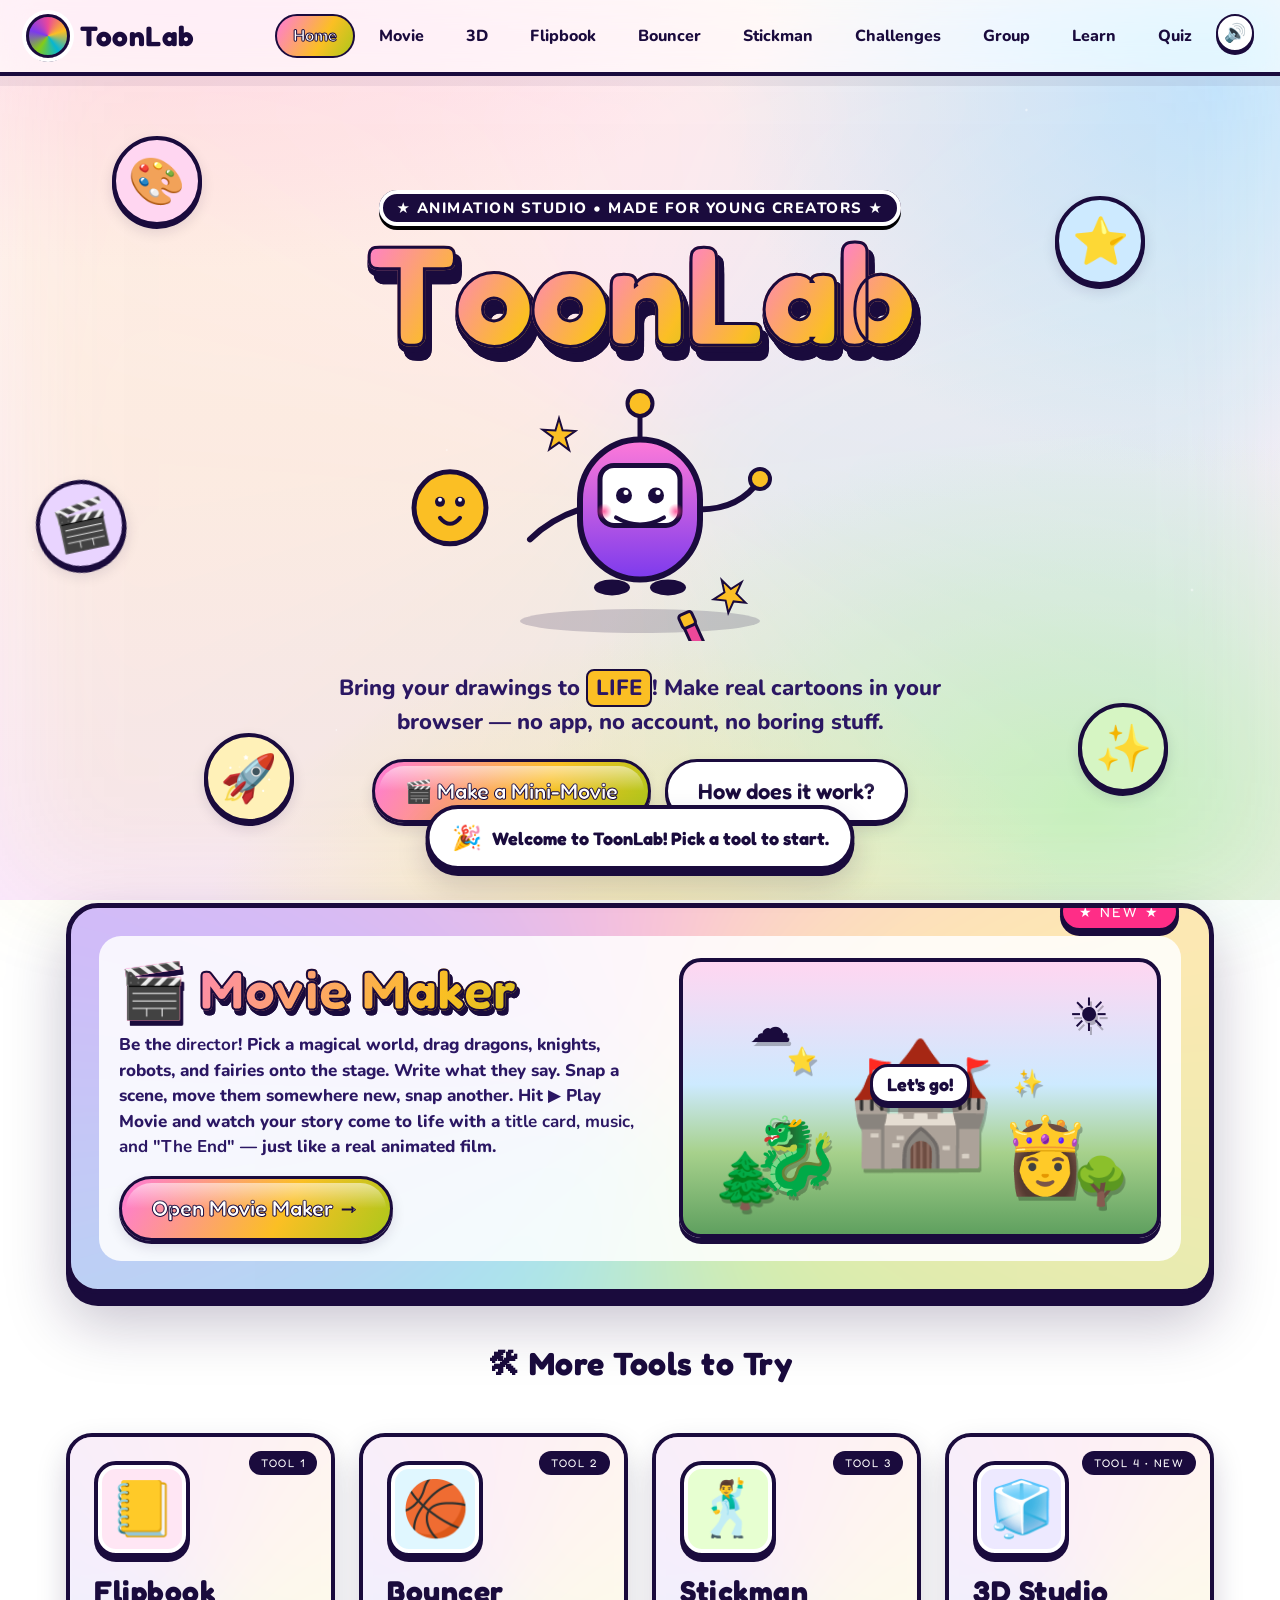
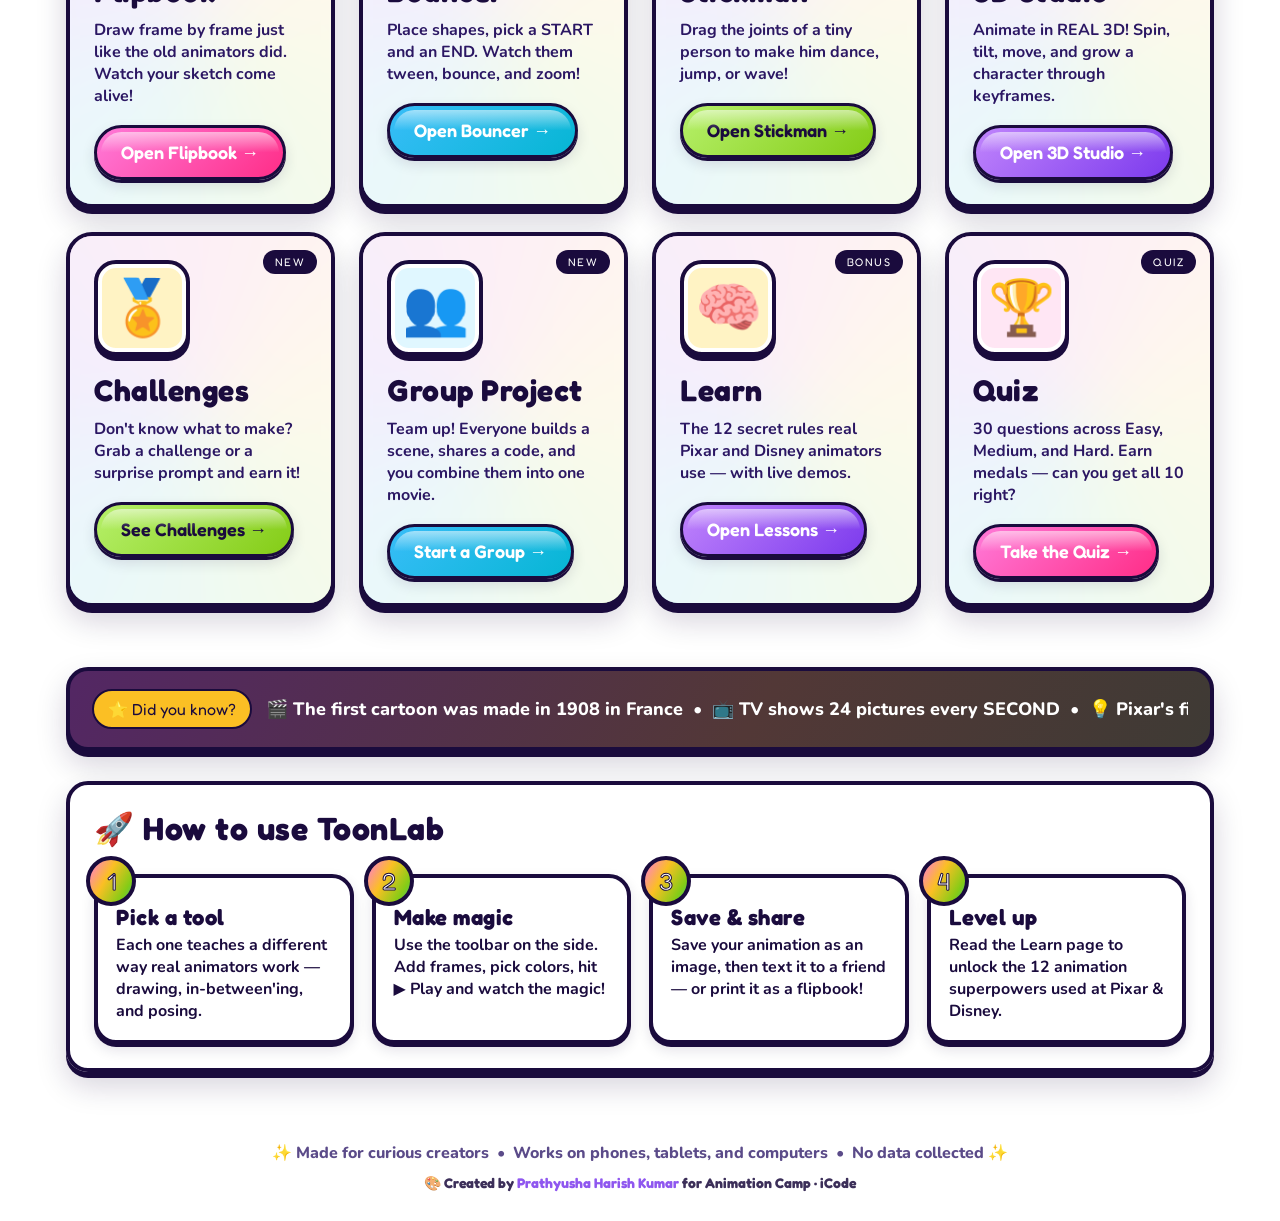
<file: index.html>
<!doctype html>
<html lang="en">
<head>
<meta charset="utf-8" />
<meta name="viewport" content="width=device-width,initial-scale=1" />
<title>ToonLab — Animation Studio for Young Creators</title>
<meta name="description" content="A free, fun animation studio for kids ages 11–13. Draw flipbooks, animate bouncing shapes, pose a stickman, and learn the 12 principles of animation." />
<link rel="preconnect" href="https://fonts.googleapis.com">
<link rel="preconnect" href="https://fonts.gstatic.com" crossorigin>
<link href="https://fonts.googleapis.com/css2?family=Fredoka:wght@500;600;700&family=Nunito:wght@600;700;800;900&display=swap" rel="stylesheet">
<link rel="stylesheet" href="styles.css" />
<link rel="icon" href="data:image/svg+xml,<svg xmlns=%22http://www.w3.org/2000/svg%22 viewBox=%220 0 100 100%22><text y=%22.9em%22 font-size=%2290%22>🎨</text></svg>" />
</head>
<body>

<nav class="nav">
  <a href="index.html" class="brand"><span class="logo"></span> ToonLab</a>
  <div class="nav-links">
    <a href="index.html" class="active">Home</a>
    <a href="movie.html">Movie</a>
    <a href="world3d.html">3D</a>
    <a href="flipbook.html">Flipbook</a>
    <a href="bouncer.html">Bouncer</a>
    <a href="stickman.html">Stickman</a>
    <a href="challenge.html">Challenges</a>
    <a href="collab.html">Group</a>
    <a href="learn.html">Learn</a>
    <a href="quiz.html">Quiz</a>
  </div>
</nav>

<div class="page">

  <section class="hero">
    <!-- floating background stickers -->
    <div class="sticker s1">🎨</div>
    <div class="sticker s2">⭐</div>
    <div class="sticker s3">🚀</div>
    <div class="sticker s4">✨</div>
    <div class="sticker s5">🎬</div>

    <div class="sub">★ Animation Studio • Made for Young Creators ★</div>
    <h1 aria-label="ToonLab">
      <span class="letter">T</span><span class="letter">o</span><span class="letter">o</span><span class="letter">n</span><span class="letter">L</span><span class="letter">a</span><span class="letter">b</span>
    </h1>

    <!-- big mascot -->
    <div style="margin: 22px auto 6px; max-width:520px">
      <svg id="mascot" viewBox="0 0 520 260" xmlns="http://www.w3.org/2000/svg" aria-hidden="true">
        <defs>
          <linearGradient id="bodyGrad" x1="0" x2="0" y1="0" y2="1">
            <stop offset="0%" stop-color="#ff7ad9"/>
            <stop offset="100%" stop-color="#7c3aed"/>
          </linearGradient>
          <radialGradient id="cheek" cx=".5" cy=".5" r=".5">
            <stop offset="0%" stop-color="#ff3b8b" stop-opacity=".8"/>
            <stop offset="100%" stop-color="#ff3b8b" stop-opacity="0"/>
          </radialGradient>
        </defs>

        <!-- shadow puddle -->
        <ellipse cx="260" cy="240" rx="120" ry="12" fill="#1a0b3d" opacity=".18"/>

        <!-- left bouncy friend -->
        <g transform="translate(70,140)">
          <circle cx="0" cy="0" r="36" fill="#fbbf24" stroke="#1a0b3d" stroke-width="5"/>
          <circle cx="-10" cy="-6" r="5" fill="#1a0b3d"/>
          <circle cx="10"  cy="-6" r="5" fill="#1a0b3d"/>
          <circle cx="-10" cy="-8" r="2" fill="#fff"/>
          <circle cx="10"  cy="-8" r="2" fill="#fff"/>
          <path d="M-10 10 Q0 22 10 10" stroke="#1a0b3d" stroke-width="4" fill="none" stroke-linecap="round"/>
          <animateTransform attributeName="transform" type="translate" values="70,140; 70,116; 70,140" dur="1.4s" repeatCount="indefinite"/>
        </g>

        <!-- right wedge buddy -->
        <g transform="translate(440,150)">
          <polygon points="0,-32 30,28 -30,28" fill="#06b6d4" stroke="#1a0b3d" stroke-width="5"/>
          <circle cx="-8" cy="10" r="5" fill="#1a0b3d"/>
          <circle cx="10" cy="10" r="5" fill="#1a0b3d"/>
          <path d="M-8 22 Q1 28 10 22" stroke="#1a0b3d" stroke-width="4" fill="none" stroke-linecap="round"/>
          <animateTransform attributeName="transform" type="rotate" values="-8 0 0; 8 0 0; -8 0 0" dur="2s" repeatCount="indefinite" additive="sum"/>
          <animateTransform attributeName="transform" type="translate" values="440,150" dur="2s" repeatCount="indefinite" additive="sum"/>
        </g>

        <!-- center mascot: cute pencil-bot -->
        <g id="mascot-body">
          <!-- body -->
          <rect x="200" y="60" width="120" height="140" rx="60" fill="url(#bodyGrad)" stroke="#1a0b3d" stroke-width="6"/>
          <!-- antenna -->
          <line x1="260" y1="60" x2="260" y2="30" stroke="#1a0b3d" stroke-width="5"/>
          <circle cx="260" cy="24" r="10" fill="#fbbf24" stroke="#1a0b3d" stroke-width="4">
            <animate attributeName="r" values="10;13;10" dur="1s" repeatCount="indefinite"/>
          </circle>
          <!-- screen face -->
          <rect x="220" y="86" width="80" height="60" rx="14" fill="#fff" stroke="#1a0b3d" stroke-width="5"/>
          <!-- eyes -->
          <g id="eyes">
            <circle cx="244" cy="116" r="8" fill="#1a0b3d"/>
            <circle cx="276" cy="116" r="8" fill="#1a0b3d"/>
            <circle cx="246" cy="113" r="2.5" fill="#fff"/>
            <circle cx="278" cy="113" r="2.5" fill="#fff"/>
            <!-- blink -->
            <rect id="blinkL" x="236" y="116" width="16" height="0" fill="#fff"/>
            <rect id="blinkR" x="268" y="116" width="16" height="0" fill="#fff"/>
          </g>
          <!-- smile -->
          <path d="M236 138 Q260 152 284 138" stroke="#1a0b3d" stroke-width="4" fill="none" stroke-linecap="round"/>
          <!-- cheeks -->
          <circle cx="224" cy="132" r="8" fill="url(#cheek)"/>
          <circle cx="296" cy="132" r="8" fill="url(#cheek)"/>
          <!-- arms holding things -->
          <g>
            <!-- left arm holding paintbrush -->
            <path d="M200 130 Q170 140 150 160" stroke="#1a0b3d" stroke-width="6" fill="none" stroke-linecap="round"/>
            <g transform="translate(130,165)">
              <rect x="-6" y="-20" width="12" height="34" rx="3" fill="#ec4899" stroke="#1a0b3d" stroke-width="3"/>
              <rect x="-7" y="-30" width="14" height="14" rx="3" fill="#fbbf24" stroke="#1a0b3d" stroke-width="3"/>
              <animateTransform attributeName="transform" type="rotate" values="-25 0 0;15 0 0;-25 0 0" dur="2.4s" repeatCount="indefinite" additive="sum"/>
              <animateTransform attributeName="transform" type="translate" values="130,165" dur="2.4s" repeatCount="indefinite" additive="sum"/>
            </g>
            <!-- right arm wave -->
            <path id="rightArm" d="M320 130 Q360 130 380 100" stroke="#1a0b3d" stroke-width="6" fill="none" stroke-linecap="round"/>
            <circle id="rightHand" cx="380" cy="100" r="10" fill="#fbbf24" stroke="#1a0b3d" stroke-width="4">
              <animate attributeName="cy" values="100;82;100" dur="1.2s" repeatCount="indefinite"/>
            </circle>
          </g>
          <!-- feet -->
          <ellipse cx="232" cy="208" rx="18" ry="8" fill="#1a0b3d"/>
          <ellipse cx="288" cy="208" rx="18" ry="8" fill="#1a0b3d"/>
          <!-- whole body subtle bob -->
          <animateTransform attributeName="transform" type="translate" values="0,0; 0,-8; 0,0" dur="2.2s" repeatCount="indefinite"/>
        </g>

        <!-- sparkles around -->
        <g fill="#fbbf24" stroke="#1a0b3d" stroke-width="2">
          <polygon points="180,40 184,52 196,52 186,60 190,72 180,64 170,72 174,60 164,52 176,52" >
            <animateTransform attributeName="transform" type="rotate" from="0 180 56" to="360 180 56" dur="6s" repeatCount="indefinite"/>
          </polygon>
          <polygon points="350,200 354,212 366,212 356,220 360,232 350,224 340,232 344,220 334,212 346,212">
            <animateTransform attributeName="transform" type="rotate" from="360 350 216" to="0 350 216" dur="5s" repeatCount="indefinite"/>
          </polygon>
        </g>
      </svg>
    </div>

    <p class="lead">Bring your drawings to <em>LIFE</em>! Make real cartoons in your browser — no app, no account, no boring stuff.</p>
    <div class="cta-row">
      <a href="movie.html" class="btn rainbow big" data-sound="fanfare" data-confetti>🎬 Make a Mini-Movie</a>
      <a href="learn.html" class="btn ghost big" data-sound="pop">How does it work?</a>
    </div>
  </section>

  <section class="featured-movie">
    <a class="featured-card" href="movie.html" data-sound="fanfare">
      <span class="new-badge">★ NEW ★</span>
      <div class="featured-inner">
        <div class="featured-text">
          <h2>🎬 Movie Maker</h2>
          <p>Be the <strong>director</strong>! Pick a magical world, drag dragons, knights, robots, and fairies onto the stage. Write what they say. Snap a scene, move them somewhere new, snap another. Hit ▶ Play Movie and watch your story come to life with a <strong>title card, music, and "The End"</strong> — just like a real animated film.</p>
          <span class="btn rainbow big">Open Movie Maker →</span>
        </div>
        <div class="featured-preview">
          <div class="preview-scene">
            <span class="p-sun">☀️</span>
            <span class="p-cloud">☁️</span>
            <span class="p-castle">🏰</span>
            <span class="p-dragon">🐉</span>
            <span class="p-princess">👸</span>
            <span class="p-bubble">Let's go!</span>
            <span class="p-tree t1">🌲</span>
            <span class="p-tree t2">🌳</span>
            <span class="p-star s1">⭐</span>
            <span class="p-star s2">✨</span>
          </div>
        </div>
      </div>
    </a>
  </section>

  <h2 style="text-align:center; margin-top:50px; font-size:32px">🛠 More Tools to Try</h2>

  <section class="tools" aria-label="Animation tools">
    <a class="tool-card" href="flipbook.html" data-sound="pop">
      <div class="glass"></div>
      <span class="tag">Tool 1</span>
      <div class="icon" style="background:#ffe6f4">📒</div>
      <h3>Flipbook</h3>
      <p>Draw frame by frame just like the old animators did. Watch your sketch come alive!</p>
      <span class="btn pink go">Open Flipbook →</span>
    </a>
    <a class="tool-card" href="bouncer.html" data-sound="pop">
      <div class="glass"></div>
      <span class="tag">Tool 2</span>
      <div class="icon" style="background:#e0f7ff">🏀</div>
      <h3>Bouncer</h3>
      <p>Place shapes, pick a START and an END. Watch them tween, bounce, and zoom!</p>
      <span class="btn blue go">Open Bouncer →</span>
    </a>
    <a class="tool-card" href="stickman.html" data-sound="pop">
      <div class="glass"></div>
      <span class="tag">Tool 3</span>
      <div class="icon" style="background:#e7ffd1">🕺</div>
      <h3>Stickman</h3>
      <p>Drag the joints of a tiny person to make him dance, jump, or wave!</p>
      <span class="btn green go">Open Stickman →</span>
    </a>
    <a class="tool-card" href="world3d.html" data-sound="pop">
      <div class="glass"></div>
      <span class="tag">Tool 4 • NEW</span>
      <div class="icon" style="background:#ede9ff">🧊</div>
      <h3>3D Studio</h3>
      <p>Animate in REAL 3D! Spin, tilt, move, and grow a character through keyframes.</p>
      <span class="btn purple go">Open 3D Studio →</span>
    </a>
    <a class="tool-card" href="challenge.html" data-sound="pop">
      <div class="glass"></div>
      <span class="tag">NEW</span>
      <div class="icon" style="background:#fff3c4">🏅</div>
      <h3>Challenges</h3>
      <p>Don't know what to make? Grab a challenge or a surprise prompt and earn it!</p>
      <span class="btn green go">See Challenges →</span>
    </a>
    <a class="tool-card" href="collab.html" data-sound="pop">
      <div class="glass"></div>
      <span class="tag">NEW</span>
      <div class="icon" style="background:#e0f7ff">👥</div>
      <h3>Group Project</h3>
      <p>Team up! Everyone builds a scene, shares a code, and you combine them into one movie.</p>
      <span class="btn blue go">Start a Group →</span>
    </a>
    <a class="tool-card" href="learn.html" data-sound="pop">
      <div class="glass"></div>
      <span class="tag">Bonus</span>
      <div class="icon" style="background:#fff3c4">🧠</div>
      <h3>Learn</h3>
      <p>The 12 secret rules real Pixar and Disney animators use — with live demos.</p>
      <span class="btn purple go">Open Lessons →</span>
    </a>
    <a class="tool-card" href="quiz.html" data-sound="pop">
      <div class="glass"></div>
      <span class="tag">Quiz</span>
      <div class="icon" style="background:#ffe6f4">🏆</div>
      <h3>Quiz</h3>
      <p>30 questions across Easy, Medium, and Hard. Earn medals — can you get all 10 right?</p>
      <span class="btn pink go">Take the Quiz →</span>
    </a>
  </section>

  <section class="ticker" aria-label="Fun animation facts">
    <span class="label">⭐ Did you know?</span>
    <div class="scroll">
      <p>🎬 The first cartoon was made in 1908 in France &nbsp;•&nbsp;
         📺 TV shows 24 pictures every SECOND &nbsp;•&nbsp;
         💡 Pixar's first short was a bouncy lamp &nbsp;•&nbsp;
         🧱 Stop-motion animators move things 1 mm at a time &nbsp;•&nbsp;
         🐭 Mickey Mouse is just two circles &nbsp;•&nbsp;
         🎨 A flipbook can need 60 drawings for 5 seconds! 😱</p>
    </div>
  </section>

  <section class="card" style="margin-top:30px">
    <h2 style="margin-top:0; font-size:32px">🚀 How to use ToonLab</h2>
    <div class="howitworks">
      <div class="howstep">
        <div class="step-num">1</div>
        <h3>Pick a tool</h3>
        <p>Each one teaches a different way real animators work — drawing, in-between'ing, and posing.</p>
      </div>
      <div class="howstep">
        <div class="step-num">2</div>
        <h3>Make magic</h3>
        <p>Use the toolbar on the side. Add frames, pick colors, hit ▶ Play and watch the magic!</p>
      </div>
      <div class="howstep">
        <div class="step-num">3</div>
        <h3>Save & share</h3>
        <p>Save your animation as an image, then text it to a friend — or print it as a flipbook!</p>
      </div>
      <div class="howstep">
        <div class="step-num">4</div>
        <h3>Level up</h3>
        <p>Read the Learn page to unlock the 12 animation superpowers used at Pixar & Disney.</p>
      </div>
    </div>
  </section>

</div>

<footer>
  ✨ Made for curious creators &nbsp;•&nbsp; Works on phones, tablets, and computers &nbsp;•&nbsp; No data collected ✨
<span class="credit">🎨 Created by <strong>Prathyusha Harish Kumar</strong> for Animation Camp · iCode</span></footer>

<script src="fx.js"></script>
<script>
  // mascot occasional blink
  const blinkL = document.getElementById('blinkL');
  const blinkR = document.getElementById('blinkR');
  function blink(){
    if (!blinkL) return;
    blinkL.setAttribute('height','16'); blinkL.setAttribute('y','108');
    blinkR.setAttribute('height','16'); blinkR.setAttribute('y','108');
    setTimeout(()=>{
      blinkL.setAttribute('height','0');
      blinkR.setAttribute('height','0');
    }, 130);
    setTimeout(blink, 2200 + Math.random()*3000);
  }
  setTimeout(blink, 1500);

  // welcome toast
  window.addEventListener('load', ()=>{
    setTimeout(()=> ToonFX && ToonFX.toast("Welcome to ToonLab! Pick a tool to start.", "🎉"), 500);
  });
</script>
</body>
</html>
</file>
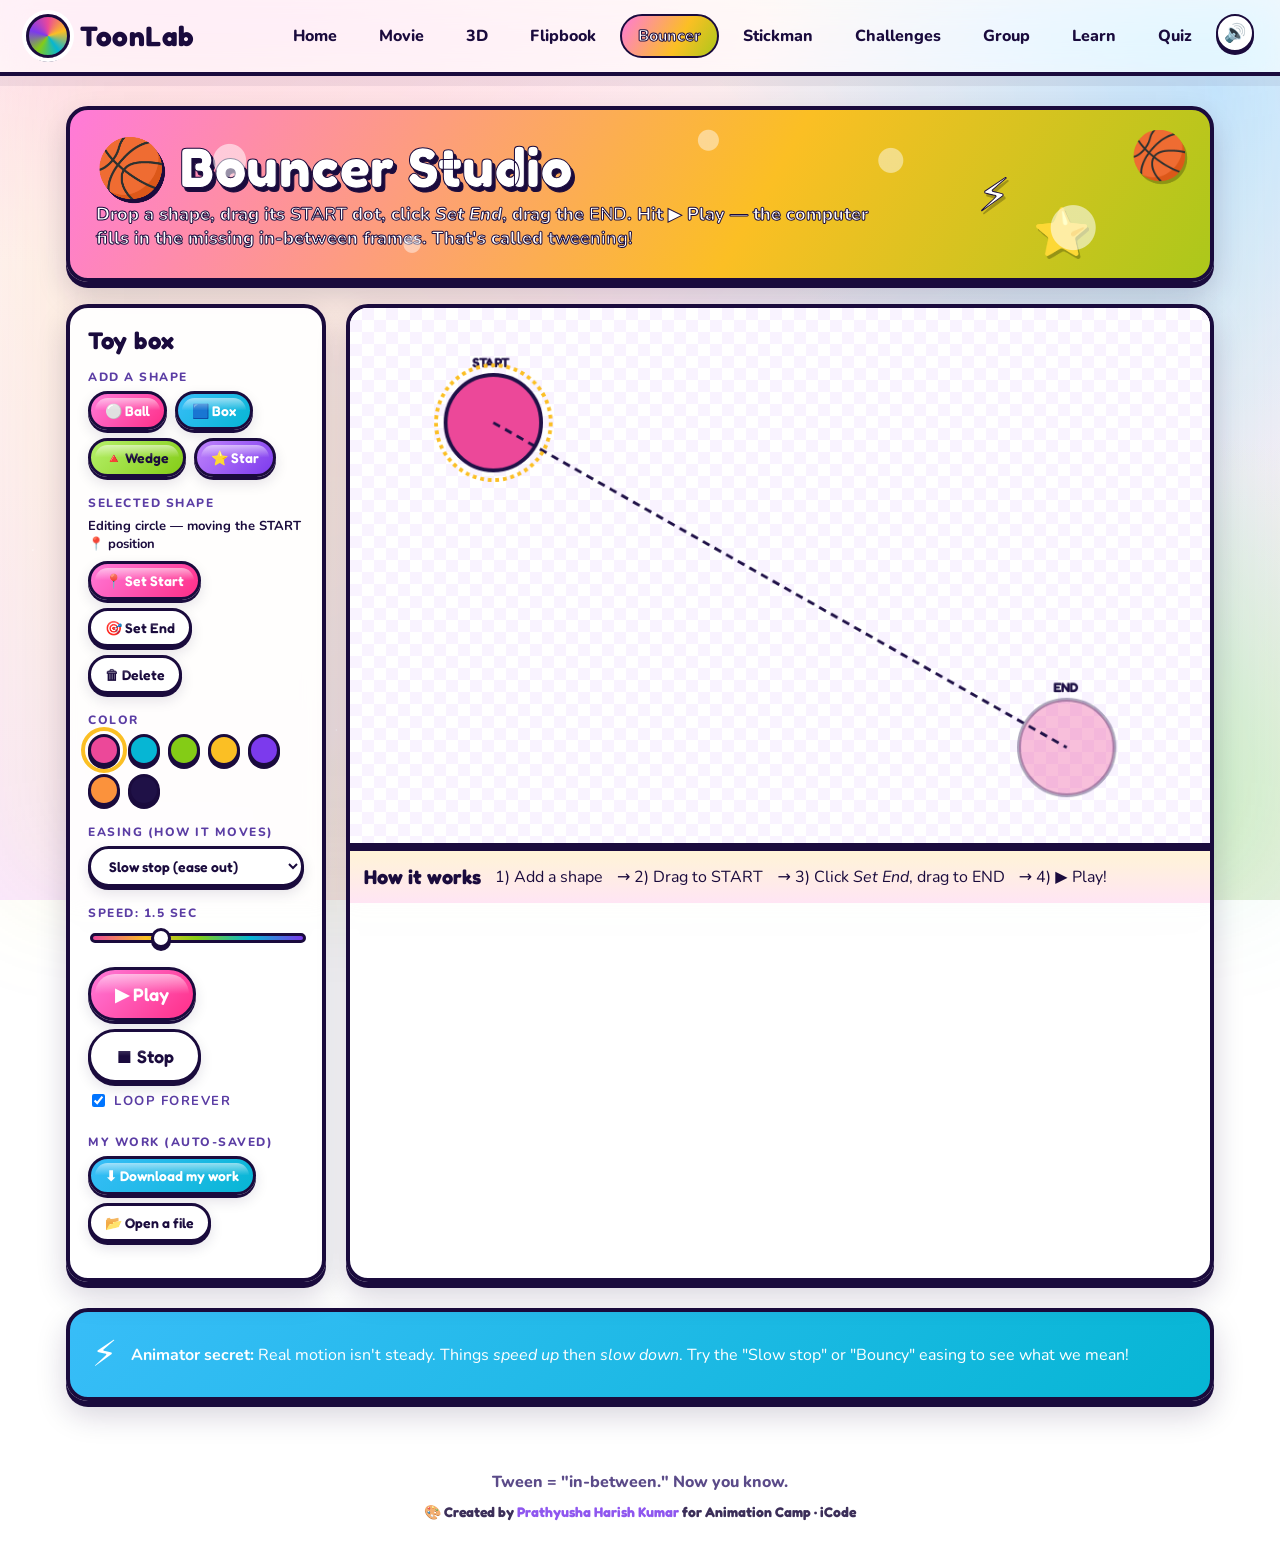
<file: bouncer.html>
<!doctype html>
<html lang="en">
<head>
<meta charset="utf-8" />
<meta name="viewport" content="width=device-width,initial-scale=1" />
<title>Bouncer — ToonLab</title>
<link rel="preconnect" href="https://fonts.googleapis.com">
<link rel="preconnect" href="https://fonts.gstatic.com" crossorigin>
<link href="https://fonts.googleapis.com/css2?family=Fredoka:wght@500;600;700&family=Nunito:wght@600;700;800&display=swap" rel="stylesheet">
<link rel="stylesheet" href="styles.css" />
<link rel="icon" href="data:image/svg+xml,<svg xmlns=%22http://www.w3.org/2000/svg%22 viewBox=%220 0 100 100%22><text y=%22.9em%22 font-size=%2290%22>🏀</text></svg>" />
</head>
<body>

<nav class="nav">
  <a href="index.html" class="brand"><span class="logo"></span> ToonLab</a>
  <div class="nav-links">
    <a href="index.html">Home</a>
    <a href="movie.html">Movie</a>
    <a href="world3d.html">3D</a>
    <a href="flipbook.html">Flipbook</a>
    <a href="bouncer.html" class="active">Bouncer</a>
    <a href="stickman.html">Stickman</a>
    <a href="challenge.html">Challenges</a>
    <a href="collab.html">Group</a>
    <a href="learn.html">Learn</a>
    <a href="quiz.html">Quiz</a>
  </div>
</nav>

<div class="page">
  <section class="banner">
    <span class="float f1">🏀</span>
    <span class="float f2">⭐</span>
    <span class="float f3">⚡</span>
    <h1>🏀 Bouncer Studio</h1>
    <p>Drop a shape, drag its <strong>START</strong> dot, click <em>Set End</em>, drag the <strong>END</strong>. Hit ▶ Play — the computer fills in the missing in-between frames. That's called <strong>tweening!</strong></p>
  </section>

  <div class="studio">
    <aside class="panel">
      <h2>Toy box</h2>

      <div class="group">
        <label>Add a shape</label>
        <div class="button-row">
          <button class="btn small pink" data-add="circle">⚪ Ball</button>
          <button class="btn small blue" data-add="square">🟦 Box</button>
          <button class="btn small green" data-add="triangle">🔺 Wedge</button>
          <button class="btn small purple" data-add="star">⭐ Star</button>
        </div>
      </div>

      <div class="group">
        <label>Selected shape</label>
        <div id="selInfo" style="font-weight:700; font-size:13px">None — click a shape on the stage</div>
        <div class="button-row" style="margin-top:8px">
          <button class="btn small ghost" id="setStart">📍 Set Start</button>
          <button class="btn small ghost" id="setEnd">🎯 Set End</button>
        </div>
        <div class="button-row" style="margin-top:8px">
          <button class="btn small ghost" id="delShape">🗑 Delete</button>
        </div>
      </div>

      <div class="group">
        <label>Color</label>
        <div class="swatches" id="swatches"></div>
      </div>

      <div class="group">
        <label>Easing (how it moves)</label>
        <select id="easing" class="btn ghost small" style="width:100%">
          <option value="linear">Steady (linear)</option>
          <option value="easeOut" selected>Slow stop (ease out)</option>
          <option value="easeIn">Slow start (ease in)</option>
          <option value="bounce">Bouncy!</option>
          <option value="elastic">Boingy elastic</option>
        </select>
      </div>

      <div class="group">
        <label>Speed: <span id="durLabel">1.5</span> sec</label>
        <input type="range" id="dur" min="0.4" max="4" step="0.1" value="1.5" style="width:100%" />
      </div>

      <div class="group">
        <div class="button-row">
          <button class="btn pink" id="playBtn" data-sound="ding" data-confetti>▶ Play</button>
          <button class="btn ghost" id="stopBtn" data-sound="boop">⏹ Stop</button>
        </div>
        <div class="button-row" style="margin-top:8px">
          <label style="font-size:13px; font-weight:700; display:flex; align-items:center; gap:6px">
            <input type="checkbox" id="loopChk" checked /> Loop forever
          </label>
        </div>
      </div>

      <div class="group">
        <label>My work (auto-saved)</label>
        <div data-toonbar="bouncer"></div>
      </div>
    </aside>

    <section class="panel stage-wrap">
      <canvas id="stage" class="stage" width="900" height="560"></canvas>
      <div class="frames" style="display:block">
        <div style="display:flex; gap:14px; align-items:center; flex-wrap:wrap">
          <strong style="font-family:'Fredoka',sans-serif; font-size:20px">How it works</strong>
          <span>1) Add a shape</span>
          <span>→ 2) Drag to START</span>
          <span>→ 3) Click <em>Set End</em>, drag to END</span>
          <span>→ 4) ▶ Play!</span>
        </div>
      </div>
    </section>
  </div>

  <div class="tip-strip">
    <span class="ico">⚡</span>
    <div><strong>Animator secret:</strong> Real motion isn't steady. Things <em>speed up</em> then <em>slow down</em>. Try the "Slow stop" or "Bouncy" easing to see what we mean!</div>
  </div>
</div>

<footer>Tween = "in-between." Now you know.<span class="credit">🎨 Created by <strong>Prathyusha Harish Kumar</strong> for Animation Camp · iCode</span></footer>

<script src="fx.js"></script>
<script src="store.js"></script>
<script>
const stage = document.getElementById('stage');
const ctx = stage.getContext('2d');
const COLORS = ['#ec4899','#06b6d4','#84cc16','#fbbf24','#7c3aed','#fb923c','#1f1147'];

let color = COLORS[0];
let mode = 'start'; // start or end (which position you're moving)
let dur = 1.5;
let loop = true;
let easing = 'easeOut';

// build swatches
const sw = document.getElementById('swatches');
COLORS.forEach((c,i)=>{
  const el = document.createElement('div');
  el.className = 'swatch' + (i===0 ? ' active':'');
  el.style.background = c;
  el.onclick = ()=>{
    color = c;
    document.querySelectorAll('.swatch').forEach(s=>s.classList.remove('active'));
    el.classList.add('active');
    if (selected){ selected.color = color; render(); scheduleSave(); }
  };
  sw.appendChild(el);
});

document.getElementById('dur').oninput = e=>{
  dur = +e.target.value;
  document.getElementById('durLabel').textContent = dur.toFixed(1);
  scheduleSave();
};
document.getElementById('easing').onchange = e=>{ easing = e.target.value; scheduleSave(); };
document.getElementById('loopChk').onchange = e=>{ loop = e.target.checked; scheduleSave(); };

const shapes = [];
let selected = null;

document.querySelectorAll('[data-add]').forEach(b=>{
  b.onclick = ()=>{
    const kind = b.dataset.add;
    const s = {
      kind, color,
      start: { x: 150, y: 280 },
      end:   { x: 750, y: 280 },
      size: 60,
    };
    shapes.push(s);
    selected = s;
    mode = 'start';
    updateSel();
    render();
    scheduleSave();
  };
});

function updateSel(){
  const info = document.getElementById('selInfo');
  if (!selected){ info.textContent = 'None — click a shape on the stage'; return; }
  info.innerHTML = `Editing <strong>${selected.kind}</strong> — moving the <strong>${mode === 'start' ? 'START 📍' : 'END 🎯'}</strong> position`;
  document.getElementById('setStart').classList.toggle('pink', mode==='start');
  document.getElementById('setStart').classList.toggle('ghost', mode!=='start');
  document.getElementById('setEnd').classList.toggle('pink', mode==='end');
  document.getElementById('setEnd').classList.toggle('ghost', mode!=='end');
}
document.getElementById('setStart').onclick = ()=>{ mode='start'; updateSel(); };
document.getElementById('setEnd').onclick   = ()=>{ mode='end';   updateSel(); };
document.getElementById('delShape').onclick = ()=>{
  if (!selected) return;
  const i = shapes.indexOf(selected);
  shapes.splice(i,1); selected = null; updateSel(); render(); scheduleSave();
};

// drawing
function drawShape(s, pos, ghost=false){
  ctx.save();
  ctx.globalAlpha = ghost ? 0.35 : 1;
  ctx.fillStyle = s.color;
  ctx.strokeStyle = '#1f1147';
  ctx.lineWidth = 4;
  const x = pos.x, y = pos.y, r = s.size;
  if (s.kind === 'circle'){
    ctx.beginPath(); ctx.arc(x,y,r,0,Math.PI*2); ctx.fill(); ctx.stroke();
  } else if (s.kind === 'square'){
    ctx.beginPath(); ctx.roundRect ? ctx.roundRect(x-r,y-r,r*2,r*2,12) : ctx.rect(x-r,y-r,r*2,r*2);
    ctx.fill(); ctx.stroke();
  } else if (s.kind === 'triangle'){
    ctx.beginPath(); ctx.moveTo(x, y-r); ctx.lineTo(x+r, y+r); ctx.lineTo(x-r, y+r);
    ctx.closePath(); ctx.fill(); ctx.stroke();
  } else if (s.kind === 'star'){
    star(x,y,5,r,r/2); ctx.fill(); ctx.stroke();
  }
  ctx.restore();
}
function star(cx,cy,spikes,outer,inner){
  let rot = Math.PI/2*3, x=cx, y=cy, step = Math.PI/spikes;
  ctx.beginPath(); ctx.moveTo(cx, cy-outer);
  for(let i=0;i<spikes;i++){
    x = cx + Math.cos(rot)*outer; y = cy + Math.sin(rot)*outer; ctx.lineTo(x,y); rot += step;
    x = cx + Math.cos(rot)*inner; y = cy + Math.sin(rot)*inner; ctx.lineTo(x,y); rot += step;
  }
  ctx.lineTo(cx, cy-outer); ctx.closePath();
}

function render(progress=null){
  ctx.clearRect(0,0,stage.width,stage.height);
  // grid
  shapes.forEach(s=>{
    if (progress === null){
      // editor: show start & end + arrow
      drawShape(s, s.start, false);
      drawShape(s, s.end,   true);
      // arrow
      ctx.strokeStyle = '#1f1147';
      ctx.lineWidth = 3; ctx.setLineDash([8,6]);
      ctx.beginPath(); ctx.moveTo(s.start.x, s.start.y); ctx.lineTo(s.end.x, s.end.y); ctx.stroke();
      ctx.setLineDash([]);
      // start/end labels
      ctx.fillStyle = '#1f1147';
      ctx.font = 'bold 14px Fredoka, sans-serif';
      ctx.fillText('START', s.start.x - 22, s.start.y - s.size - 8);
      ctx.fillText('END',   s.end.x   - 14, s.end.y   - s.size - 8);
      if (s === selected){
        const pos = mode==='start' ? s.start : s.end;
        ctx.strokeStyle = '#fbbf24';
        ctx.lineWidth = 4; ctx.setLineDash([4,4]);
        ctx.beginPath(); ctx.arc(pos.x, pos.y, s.size+10, 0, Math.PI*2); ctx.stroke();
        ctx.setLineDash([]);
      }
    } else {
      const t = ease(progress, easing);
      const pos = { x: lerp(s.start.x, s.end.x, t), y: lerp(s.start.y, s.end.y, t) };
      drawShape(s, pos);
    }
  });
}
function lerp(a,b,t){ return a + (b-a)*t }
function ease(t, kind){
  switch(kind){
    case 'linear': return t;
    case 'easeOut': return 1 - Math.pow(1-t, 3);
    case 'easeIn': return t*t*t;
    case 'bounce': {
      const n=7.5625, d=2.75;
      if (t < 1/d) return n*t*t;
      if (t < 2/d){ t-=1.5/d; return n*t*t + 0.75; }
      if (t < 2.5/d){ t-=2.25/d; return n*t*t + 0.9375; }
      t-=2.625/d; return n*t*t + 0.984375;
    }
    case 'elastic': {
      if (t===0||t===1) return t;
      const p=0.3;
      return Math.pow(2,-10*t) * Math.sin((t-p/4)*(2*Math.PI)/p) + 1;
    }
  }
  return t;
}

// interaction: click + drag
let dragging = false;
function pos(e){
  const r = stage.getBoundingClientRect();
  const x = (e.touches ? e.touches[0].clientX : e.clientX) - r.left;
  const y = (e.touches ? e.touches[0].clientY : e.clientY) - r.top;
  return { x: x*(stage.width/r.width), y: y*(stage.height/r.height) };
}
function hit(p, s){
  // hit either start or end ring
  const candidates = [{kind:'start', pt:s.start},{kind:'end', pt:s.end}];
  for (const c of candidates){
    const dx = p.x-c.pt.x, dy = p.y-c.pt.y;
    if (Math.sqrt(dx*dx+dy*dy) <= s.size+12) return c.kind;
  }
  return null;
}
stage.addEventListener('mousedown', startDrag);
stage.addEventListener('touchstart', startDrag, {passive:false});
function startDrag(e){
  if (playing) return;
  e.preventDefault();
  const p = pos(e);
  // pick a shape - check from top
  let picked = null, pickedKind = null;
  for (let i = shapes.length-1; i>=0; i--){
    const k = hit(p, shapes[i]);
    if (k){ picked = shapes[i]; pickedKind = k; break; }
  }
  if (picked){
    selected = picked;
    mode = pickedKind;
    dragging = true;
    updateSel();
    render();
  } else {
    selected = null; updateSel(); render();
  }
}
window.addEventListener('mousemove', drag);
window.addEventListener('touchmove', drag, {passive:false});
function drag(e){
  if (!dragging || !selected) return;
  e.preventDefault();
  const p = pos(e);
  selected[mode] = { x: clamp(p.x, 0, stage.width), y: clamp(p.y, 0, stage.height) };
  render();
}
window.addEventListener('mouseup', ()=>{ if (dragging){ dragging=false; scheduleSave(); } });
window.addEventListener('touchend', ()=>{ if (dragging){ dragging=false; scheduleSave(); } });
function clamp(v,a,b){ return Math.max(a, Math.min(b, v)); }

// playback
let playing = null;
document.getElementById('playBtn').onclick = ()=>{
  if (playing) return;
  const t0 = performance.now();
  function frame(now){
    const elapsed = (now - t0)/1000;
    let p = elapsed / dur;
    if (p >= 1){
      if (loop){ p = p % 1; }
      else { render(1); playing = null; return; }
    }
    render(p);
    playing = requestAnimationFrame(frame);
  }
  playing = requestAnimationFrame(frame);
};
document.getElementById('stopBtn').onclick = ()=>{
  if (playing){ cancelAnimationFrame(playing); playing = null; render(); }
};

/* ---------- Save / restore ---------- */
function serialize(){
  return { dur, loop, easing, shapes: JSON.parse(JSON.stringify(shapes)) };
}
function scheduleSave(){ if (window.ToonStore) ToonStore.autosave('bouncer', serialize); }
function restore(data){
  if (!data || !Array.isArray(data.shapes)) return false;
  shapes.length = 0;
  data.shapes.forEach(s=>shapes.push(s));
  if (typeof data.dur === 'number'){ dur = data.dur; document.getElementById('dur').value = dur; document.getElementById('durLabel').textContent = dur.toFixed(1); }
  if (typeof data.loop === 'boolean'){ loop = data.loop; document.getElementById('loopChk').checked = loop; }
  if (data.easing){ easing = data.easing; document.getElementById('easing').value = easing; }
  selected = shapes[0] || null;
  updateSel(); render();
  return true;
}

if (window.ToonStore){
  const bar = document.querySelector('[data-toonbar="bouncer"]');
  if (bar) ToonStore.toolbar(bar, {
    download: ()=> ToonStore.download('bouncer', { kind:'bouncer', data:serialize() }),
    restore: (data)=>{ if (restore(data)){ scheduleSave(); if (window.ToonFX) ToonFX.toast('Bouncer opened!', '📂'); } }
  });
}

// restore saved work, otherwise the friendly demo
const _saved = window.ToonStore ? ToonStore.load('bouncer') : null;
if (!(_saved && restore(_saved))){
  shapes.push({ kind:'circle', color:'#ec4899', start:{x:150,y:120}, end:{x:750,y:460}, size:50 });
  selected = shapes[0]; updateSel(); render();
}
</script>
</body>
</html>
</file>
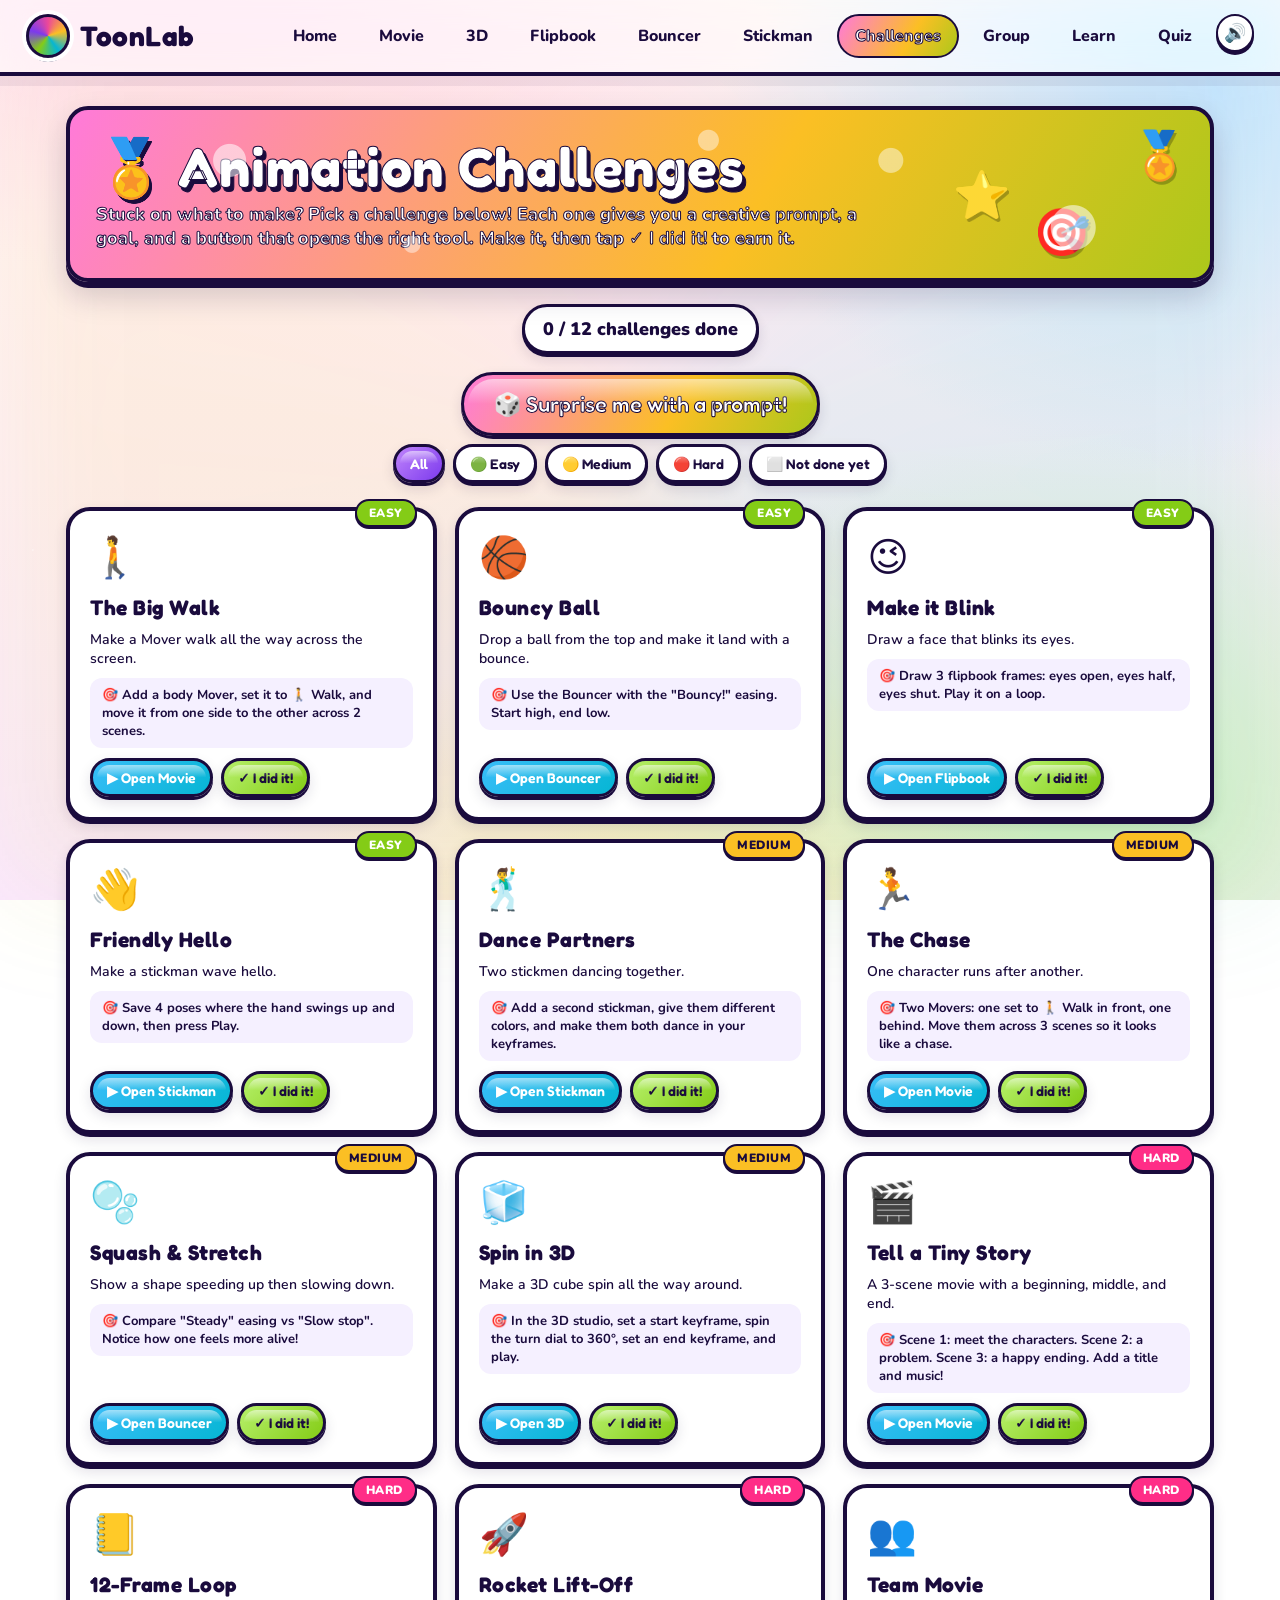
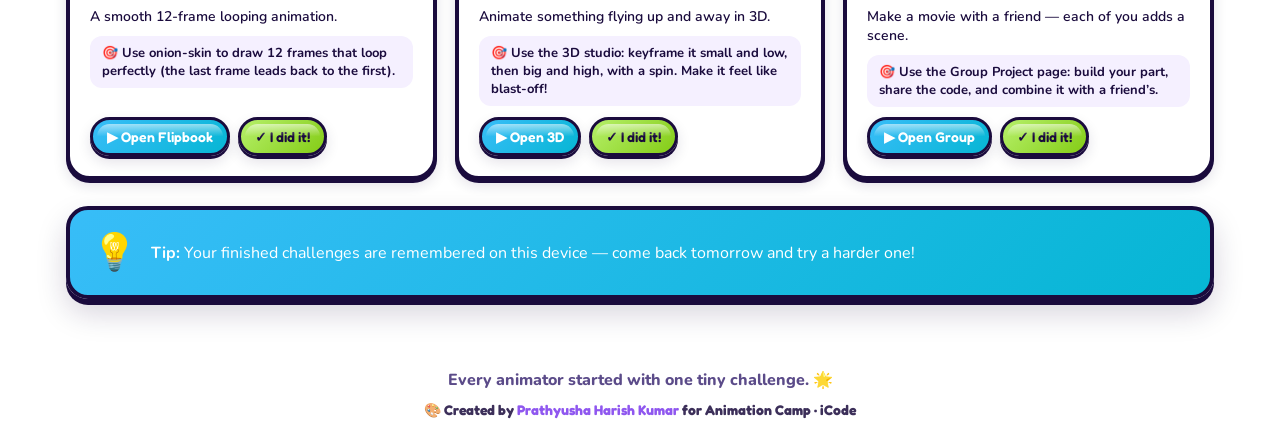
<file: challenge.html>
<!doctype html>
<html lang="en">
<head>
<meta charset="utf-8" />
<meta name="viewport" content="width=device-width,initial-scale=1" />
<title>Challenges — ToonLab</title>
<meta name="description" content="Daily animation challenges and creative prompts for young animators. Pick a challenge, make it, and mark it done!" />
<link rel="preconnect" href="https://fonts.googleapis.com">
<link rel="preconnect" href="https://fonts.gstatic.com" crossorigin>
<link href="https://fonts.googleapis.com/css2?family=Fredoka:wght@500;600;700&family=Nunito:wght@600;700;800;900&display=swap" rel="stylesheet">
<link rel="stylesheet" href="styles.css" />
<link rel="icon" href="data:image/svg+xml,<svg xmlns=%22http://www.w3.org/2000/svg%22 viewBox=%220 0 100 100%22><text y=%22.9em%22 font-size=%2290%22>🏅</text></svg>" />
</head>
<body>

<nav class="nav">
  <a href="index.html" class="brand"><span class="logo"></span> ToonLab</a>
  <div class="nav-links">
    <a href="index.html">Home</a>
    <a href="movie.html">Movie</a>
    <a href="world3d.html">3D</a>
    <a href="flipbook.html">Flipbook</a>
    <a href="bouncer.html">Bouncer</a>
    <a href="stickman.html">Stickman</a>
    <a href="challenge.html" class="active">Challenges</a>
    <a href="collab.html">Group</a>
    <a href="learn.html">Learn</a>
    <a href="quiz.html">Quiz</a>
  </div>
</nav>

<div class="page">
  <section class="banner">
    <span class="float f1">🏅</span>
    <span class="float f2">🎯</span>
    <span class="float f3">⭐</span>
    <h1>🏅 Animation Challenges</h1>
    <p>Stuck on what to make? Pick a challenge below! Each one gives you a creative <strong>prompt</strong>, a goal, and a button that opens the right tool. Make it, then tap <strong>✓ I did it!</strong> to earn it.</p>
  </section>

  <div style="text-align:center; margin-bottom:18px">
    <span class="chal-progress" id="progress">0 / 0 challenges done</span>
  </div>

  <div style="text-align:center; margin-bottom:6px">
    <button class="btn rainbow big" id="surprise" data-sound="fanfare" data-confetti>🎲 Surprise me with a prompt!</button>
  </div>
  <div class="prompt-card" id="surpriseCard" style="display:none; max-width:560px; margin:14px auto 0; text-align:center"></div>

  <div class="chal-filters" id="filters">
    <button class="btn small purple active" data-filter="all">All</button>
    <button class="btn small ghost" data-filter="easy">🟢 Easy</button>
    <button class="btn small ghost" data-filter="medium">🟡 Medium</button>
    <button class="btn small ghost" data-filter="hard">🔴 Hard</button>
    <button class="btn small ghost" data-filter="todo">⬜ Not done yet</button>
  </div>

  <section class="challenge-grid" id="grid"></section>

  <div class="tip-strip" style="margin-top:26px">
    <span class="ico">💡</span>
    <div><strong>Tip:</strong> Your finished challenges are remembered on this device — come back tomorrow and try a harder one!</div>
  </div>
</div>

<footer>Every animator started with one tiny challenge. 🌟<span class="credit">🎨 Created by <strong>Prathyusha Harish Kumar</strong> for Animation Camp · iCode</span></footer>

<script src="fx.js"></script>
<script src="store.js"></script>
<script>
/* ---------------- Challenges ---------------- */
const CHALLENGES = [
  { id:'walk', emoji:'🚶', level:'easy', tool:'movie.html', toolName:'Movie',
    title:'The Big Walk', prompt:'Make a Mover walk all the way across the screen.',
    goal:'Add a body Mover, set it to 🚶 Walk, and move it from one side to the other across 2 scenes.' },
  { id:'bounce', emoji:'🏀', level:'easy', tool:'bouncer.html', toolName:'Bouncer',
    title:'Bouncy Ball', prompt:'Drop a ball from the top and make it land with a bounce.',
    goal:'Use the Bouncer with the "Bouncy!" easing. Start high, end low.' },
  { id:'blink', emoji:'😉', level:'easy', tool:'flipbook.html', toolName:'Flipbook',
    title:'Make it Blink', prompt:'Draw a face that blinks its eyes.',
    goal:'Draw 3 flipbook frames: eyes open, eyes half, eyes shut. Play it on a loop.' },
  { id:'wave', emoji:'👋', level:'easy', tool:'stickman.html', toolName:'Stickman',
    title:'Friendly Hello', prompt:'Make a stickman wave hello.',
    goal:'Save 4 poses where the hand swings up and down, then press Play.' },
  { id:'duo', emoji:'🕺', level:'medium', tool:'stickman.html', toolName:'Stickman',
    title:'Dance Partners', prompt:'Two stickmen dancing together.',
    goal:'Add a second stickman, give them different colors, and make them both dance in your keyframes.' },
  { id:'chase', emoji:'🏃', level:'medium', tool:'movie.html', toolName:'Movie',
    title:'The Chase', prompt:'One character runs after another.',
    goal:'Two Movers: one set to 🚶 Walk in front, one behind. Move them across 3 scenes so it looks like a chase.' },
  { id:'squash', emoji:'🫧', level:'medium', tool:'bouncer.html', toolName:'Bouncer',
    title:'Squash & Stretch', prompt:'Show a shape speeding up then slowing down.',
    goal:'Compare "Steady" easing vs "Slow stop". Notice how one feels more alive!' },
  { id:'spin3d', emoji:'🧊', level:'medium', tool:'world3d.html', toolName:'3D',
    title:'Spin in 3D', prompt:'Make a 3D cube spin all the way around.',
    goal:'In the 3D studio, set a start keyframe, spin the turn dial to 360°, set an end keyframe, and play.' },
  { id:'story', emoji:'🎬', level:'hard', tool:'movie.html', toolName:'Movie',
    title:'Tell a Tiny Story', prompt:'A 3-scene movie with a beginning, middle, and end.',
    goal:'Scene 1: meet the characters. Scene 2: a problem. Scene 3: a happy ending. Add a title and music!' },
  { id:'flip12', emoji:'📒', level:'hard', tool:'flipbook.html', toolName:'Flipbook',
    title:'12-Frame Loop', prompt:'A smooth 12-frame looping animation.',
    goal:'Use onion-skin to draw 12 frames that loop perfectly (the last frame leads back to the first).' },
  { id:'liftoff', emoji:'🚀', level:'hard', tool:'world3d.html', toolName:'3D',
    title:'Rocket Lift-Off', prompt:'Animate something flying up and away in 3D.',
    goal:'Use the 3D studio: keyframe it small and low, then big and high, with a spin. Make it feel like blast-off!' },
  { id:'group', emoji:'👥', level:'hard', tool:'collab.html', toolName:'Group',
    title:'Team Movie', prompt:'Make a movie with a friend — each of you adds a scene.',
    goal:'Use the Group Project page: build your part, share the code, and combine it with a friend’s.' },
];

const KEY = 'toonlab-challenges-done';
function loadDone(){ try{ return new Set(JSON.parse(localStorage.getItem(KEY) || '[]')); }catch(e){ return new Set(); } }
function saveDone(set){ localStorage.setItem(KEY, JSON.stringify([...set])); }
let done = loadDone();
let filter = 'all';

const grid = document.getElementById('grid');
function render(){
  grid.innerHTML = '';
  const list = CHALLENGES.filter(c=>{
    if (filter === 'all') return true;
    if (filter === 'todo') return !done.has(c.id);
    return c.level === filter;
  });
  list.forEach(c=>{
    const card = document.createElement('div');
    card.className = 'challenge-card' + (done.has(c.id) ? ' done':'');
    card.innerHTML = `
      <span class="lvl ${c.level}">${c.level.toUpperCase()}</span>
      <div class="emoji">${c.emoji}</div>
      <h3>${c.title}</h3>
      <p>${c.prompt}</p>
      <div class="goal">🎯 ${c.goal}</div>
      <span class="done-stamp">✓ Done!</span>
      <div class="row">
        <a class="btn small blue" href="${c.tool}" data-sound="pop">▶ Open ${c.toolName}</a>
        <button class="btn small ${done.has(c.id)?'ghost':'green'}" data-toggle="${c.id}" data-sound="ding">
          ${done.has(c.id) ? '↩ Undo' : '✓ I did it!'}
        </button>
      </div>`;
    card.querySelector('[data-toggle]').onclick = ()=>{
      if (done.has(c.id)){ done.delete(c.id); }
      else {
        done.add(c.id);
        if (window.ToonFX){ ToonFX.confettiBurst(); ToonFX.toast('Challenge complete! 🏅', '🎉'); }
      }
      saveDone(done); render(); updateProgress();
    };
    grid.appendChild(card);
  });
}
function updateProgress(){
  document.getElementById('progress').textContent = `${done.size} / ${CHALLENGES.length} challenges done`;
}

document.querySelectorAll('#filters [data-filter]').forEach(b=>{
  b.onclick = ()=>{
    filter = b.dataset.filter;
    document.querySelectorAll('#filters button').forEach(x=>{ x.classList.remove('active','purple'); x.classList.add('ghost'); });
    b.classList.remove('ghost'); b.classList.add('active','purple');
    render();
  };
});

/* surprise prompt generator */
const SPARKS = [
  'A robot who is scared of a tiny bug 🐞',
  'Two friends sharing one umbrella in the rain ☔',
  'A cat chasing a laser dot it can never catch 🐱',
  'A flower growing from a seed to full bloom 🌱➡️🌸',
  'A superhero whose only power is being SUPER slow 🦥',
  'A snowman who really wants to visit the beach ⛄🏖️',
  'A dragon learning to fly for the very first time 🐉',
  'A ball that bounces higher every single time 🏀',
  'A spaceship dodging through an asteroid field 🚀',
  'Someone doing the world’s silliest victory dance 🕺',
  'A ghost trying (and failing) to be spooky 👻',
  'A paper airplane on an epic journey across a room ✈️',
];
document.getElementById('surprise').onclick = ()=>{
  const card = document.getElementById('surpriseCard');
  const pick = SPARKS[Math.floor(Math.random()*SPARKS.length)];
  card.style.display = 'block';
  card.innerHTML = `<div style="font-weight:800; color:#5b3da4; letter-spacing:1px; text-transform:uppercase; font-size:12px">Your prompt</div>
    <div class="big">${pick}</div>
    <div style="font-size:13px">Now go animate it in any tool! 🎨</div>`;
};

render();
updateProgress();
</script>
</body>
</html>
</file>
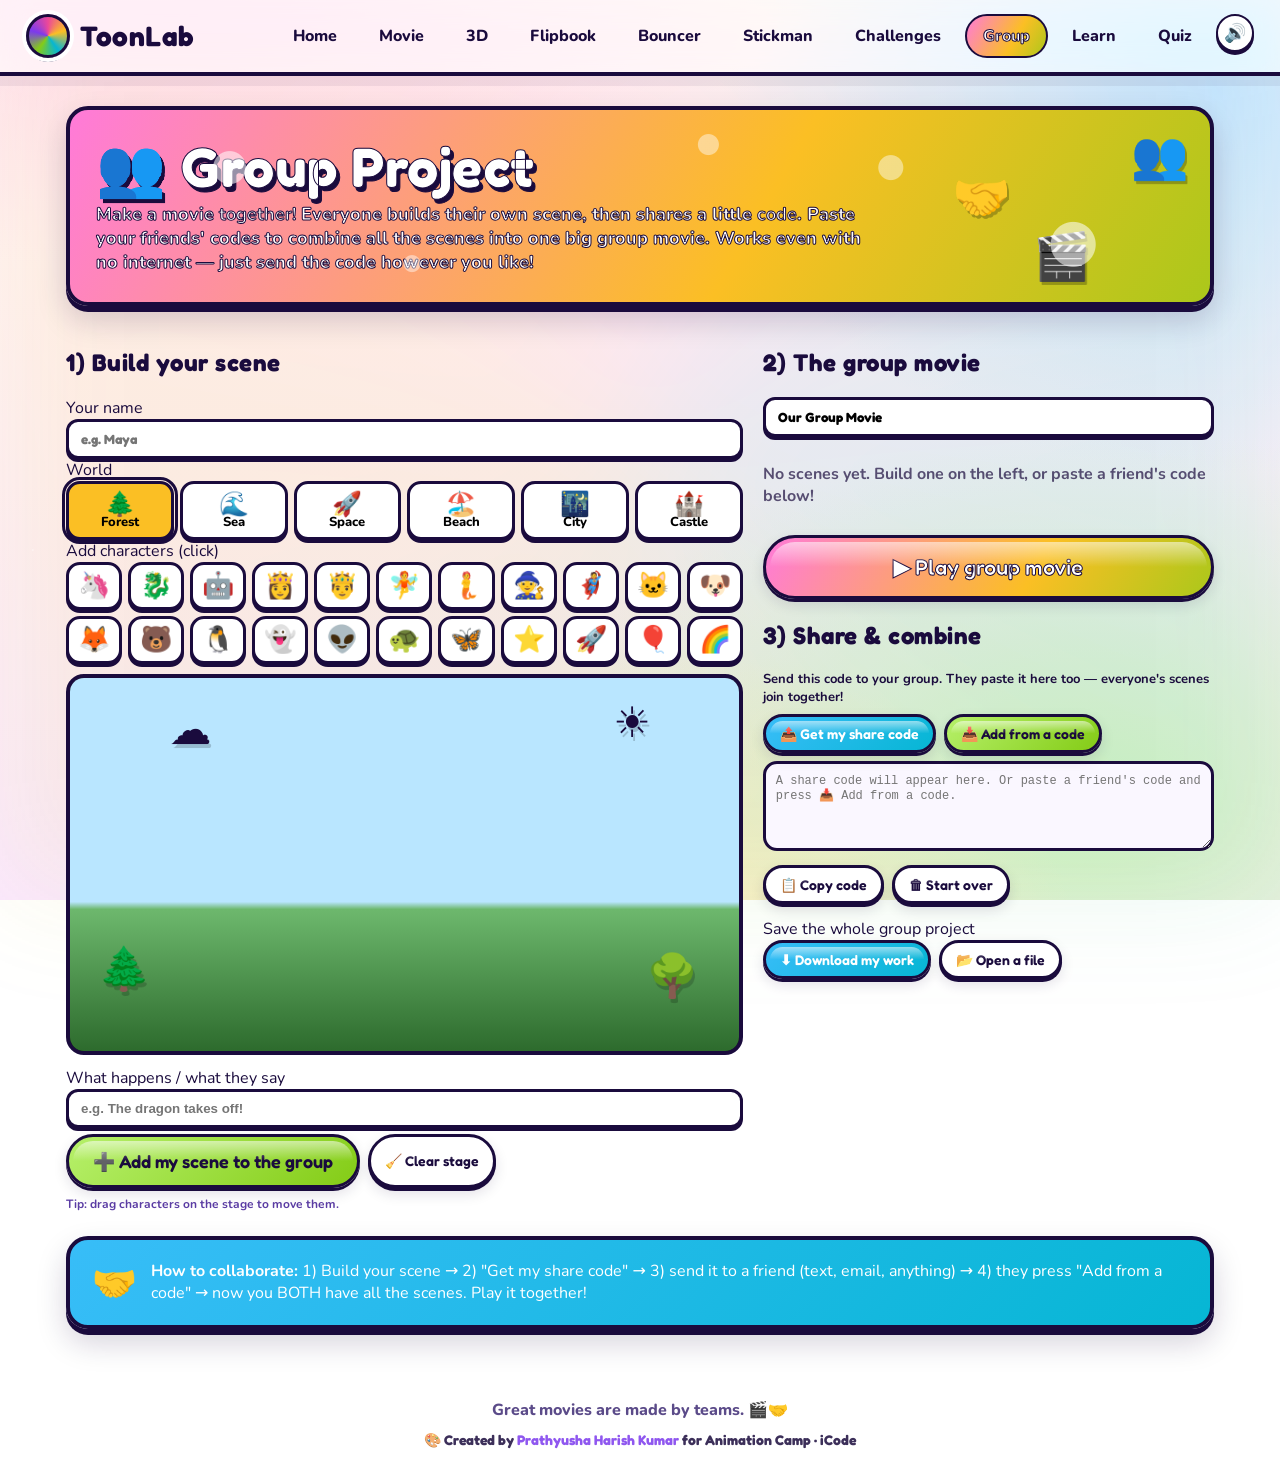
<file: collab.html>
<!doctype html>
<html lang="en">
<head>
<meta charset="utf-8" />
<meta name="viewport" content="width=device-width,initial-scale=1" />
<title>Group Project — ToonLab</title>
<meta name="description" content="Make an animation together! Each person builds a scene, shares a code, and the scenes combine into one group movie." />
<link rel="preconnect" href="https://fonts.googleapis.com">
<link rel="preconnect" href="https://fonts.gstatic.com" crossorigin>
<link href="https://fonts.googleapis.com/css2?family=Fredoka:wght@500;600;700&family=Nunito:wght@600;700;800;900&display=swap" rel="stylesheet">
<link rel="stylesheet" href="styles.css" />
<link rel="icon" href="data:image/svg+xml,<svg xmlns=%22http://www.w3.org/2000/svg%22 viewBox=%220 0 100 100%22><text y=%22.9em%22 font-size=%2290%22>👥</text></svg>" />
</head>
<body>

<nav class="nav">
  <a href="index.html" class="brand"><span class="logo"></span> ToonLab</a>
  <div class="nav-links">
    <a href="index.html">Home</a>
    <a href="movie.html">Movie</a>
    <a href="world3d.html">3D</a>
    <a href="flipbook.html">Flipbook</a>
    <a href="bouncer.html">Bouncer</a>
    <a href="stickman.html">Stickman</a>
    <a href="challenge.html">Challenges</a>
    <a href="collab.html" class="active">Group</a>
    <a href="learn.html">Learn</a>
    <a href="quiz.html">Quiz</a>
  </div>
</nav>

<div class="page">
  <section class="banner">
    <span class="float f1">👥</span>
    <span class="float f2">🎬</span>
    <span class="float f3">🤝</span>
    <h1>👥 Group Project</h1>
    <p>Make a movie <strong>together!</strong> Everyone builds their own scene, then shares a little <strong>code</strong>. Paste your friends' codes to combine all the scenes into one big group movie. Works even with no internet — just send the code however you like!</p>
  </section>

  <div class="collab-grid">
    <!-- LEFT: build your scene -->
    <section class="panel">
      <h2>1) Build your scene</h2>

      <div class="group">
        <label>Your name</label>
        <input type="text" id="author" placeholder="e.g. Maya" maxlength="20"
          style="width:100%; padding:9px 12px; border:3px solid var(--ink); border-radius:12px; font-family:'Fredoka',sans-serif; font-weight:700; box-shadow:0 3px 0 var(--ink)"/>
      </div>

      <div class="group">
        <label>World</label>
        <div class="bg-grid" id="bgGrid"></div>
      </div>

      <div class="group">
        <label>Add characters (click)</label>
        <div class="cast-grid" id="castGrid"></div>
      </div>

      <div class="collab-stage" id="stage">
        <div class="bg" id="bg" style="position:absolute; inset:0"></div>
        <div class="decor" id="decor" style="position:absolute; inset:0; pointer-events:none"></div>
        <div class="items" id="items" style="position:absolute; inset:0"></div>
        <div class="cap" id="capPreview"></div>
      </div>

      <div class="group" style="margin-top:12px">
        <label>What happens / what they say</label>
        <input type="text" id="caption" placeholder="e.g. The dragon takes off!" maxlength="70"
          style="width:100%; padding:9px 12px; border:3px solid var(--ink); border-radius:12px; font-weight:700; box-shadow:0 3px 0 var(--ink)"/>
      </div>

      <div class="button-row" style="margin-top:6px">
        <button class="btn green" id="addScene" data-sound="pop" data-confetti>➕ Add my scene to the group</button>
        <button class="btn ghost small" id="clearDraft" data-sound="boop">🧹 Clear stage</button>
      </div>
      <p style="font-size:12px; font-weight:700; color:#5b3da4; margin:8px 0 0">Tip: drag characters on the stage to move them.</p>
    </section>

    <!-- RIGHT: the group movie + sharing -->
    <aside class="panel">
      <h2>2) The group movie</h2>
      <input type="text" id="title" value="Our Group Movie" maxlength="40"
        style="width:100%; padding:9px 12px; border:3px solid var(--ink); border-radius:12px; font-family:'Fredoka',sans-serif; font-weight:700; box-shadow:0 3px 0 var(--ink); margin-bottom:10px"/>

      <div class="contrib-list" id="contribList"></div>

      <div class="button-row" style="margin-top:12px">
        <button class="btn rainbow big" id="playGroup" data-sound="fanfare" data-confetti style="flex:1">▶ Play group movie</button>
      </div>

      <h2 style="margin-top:22px">3) Share &amp; combine</h2>
      <p style="font-size:13px; font-weight:700; margin:0 0 8px">Send this code to your group. They paste it here too — everyone's scenes join together!</p>
      <div class="button-row" style="margin-bottom:8px">
        <button class="btn small blue" id="getCode" data-sound="ding">📤 Get my share code</button>
        <button class="btn small green" id="addCode" data-sound="pop">📥 Add from a code</button>
      </div>
      <textarea class="collab-code" id="code" placeholder="A share code will appear here. Or paste a friend's code and press 📥 Add from a code."></textarea>
      <div class="button-row" style="margin-top:8px">
        <button class="btn small ghost" id="copyCode" data-sound="pop">📋 Copy code</button>
        <button class="btn small ghost" id="resetGroup" data-sound="boop">🗑 Start over</button>
      </div>

      <div class="group" style="margin-top:14px">
        <label>Save the whole group project</label>
        <div data-toonbar="collab"></div>
      </div>
    </aside>
  </div>

  <div class="tip-strip" style="margin-top:24px">
    <span class="ico">🤝</span>
    <div><strong>How to collaborate:</strong> 1) Build your scene → 2) "Get my share code" → 3) send it to a friend (text, email, anything) → 4) they press "Add from a code" → now you BOTH have all the scenes. Play it together!</div>
  </div>
</div>

<!-- Group play overlay -->
<div class="g-play" id="gPlay">
  <div class="g-stage" id="gStage">
    <div class="bg" id="gBg"></div>
    <div class="decor" id="gDecor"></div>
    <div class="items" id="gItems"></div>
    <div class="g-cap" id="gCap"></div>
    <div class="g-author" id="gAuthor"></div>
  </div>
  <button class="btn ghost" id="gClose" data-sound="boop" style="margin-top:16px">⏹ Close</button>
</div>

<footer>Great movies are made by teams. 🎬🤝<span class="credit">🎨 Created by <strong>Prathyusha Harish Kumar</strong> for Animation Camp · iCode</span></footer>

<script src="fx.js"></script>
<script src="store.js"></script>
<script>
/* ---------------- Group Project ---------------- */
const BGS = {
  forest: { name:'Forest', icon:'🌲', grad:'linear-gradient(180deg,#b9e6ff 0,#b9e6ff 60%,#6db86d 62%,#2d6b2d 100%)', decor:[['☀️',84,12],['☁️',18,14],['🌲',8,78],['🌳',90,80]] },
  sea:    { name:'Sea', icon:'🌊', grad:'linear-gradient(180deg,#7dd3fc,#0c4a6e)', decor:[['🫧',16,24],['🪸',12,86],['🪸',88,84],['🐚',70,90]] },
  space:  { name:'Space', icon:'🚀', grad:'linear-gradient(180deg,#0b0030,#1e0556)', decor:[['⭐',12,16],['⭐',80,22],['🪐',84,74],['🌟',40,18]] },
  beach:  { name:'Beach', icon:'🏖️', grad:'linear-gradient(180deg,#bae6fd 0,#bae6fd 60%,#fde68a 62%,#d4a373 100%)', decor:[['☀️',80,14],['🌴',10,66],['🌴',90,68],['⛵',50,52]] },
  city:   { name:'City', icon:'🌃', grad:'linear-gradient(180deg,#1a0b3d,#5b21b6)', decor:[['🌙',84,16],['🏙️',50,76],['✨',20,40],['✨',80,42]] },
  castle: { name:'Castle', icon:'🏰', grad:'linear-gradient(180deg,#ffd6f1 0,#cdeaff 45%,#a7d18c 70%,#5fa05f 100%)', decor:[['🌤️',14,14],['🏰',50,60],['🌳',10,82],['🌳',90,82]] },
};
const CHARS = ['🦄','🐉','🤖','👸','🤴','🧚','🧜','🧙','🦸','🐱','🐶','🦊','🐻','🐧','👻','👽','🐢','🦋','⭐','🚀','🎈','🌈'];

const KEY = 'collab';
let group = { title:'Our Group Movie', scenes:[] };
let draft = { bgKey:'forest', caption:'', actors:[] };  // actors: {emoji,x,y,size}
let nextLocal = 1;
function uid(){ return 'sc_' + Math.random().toString(36).slice(2,8) + Date.now().toString(36).slice(-4); }

/* ----- build pickers ----- */
const bgGrid = document.getElementById('bgGrid');
for (const key in BGS){
  const b = document.createElement('button');
  b.className = 'lib-btn bg';
  b.dataset.bg = key;
  b.innerHTML = `<span class="ico">${BGS[key].icon}</span>${BGS[key].name}`;
  b.onclick = ()=>{ draft.bgKey = key; paintDraft(); setActiveBg(); save(); };
  bgGrid.appendChild(b);
}
function setActiveBg(){ document.querySelectorAll('.lib-btn.bg').forEach(x=>x.classList.toggle('active', x.dataset.bg===draft.bgKey)); }
const castGrid = document.getElementById('castGrid');
CHARS.forEach(emoji=>{
  const b = document.createElement('button');
  b.className = 'lib-btn';
  b.textContent = emoji;
  b.onclick = ()=> addActor(emoji);
  castGrid.appendChild(b);
});

/* ----- draft stage ----- */
const stageEl = document.getElementById('stage');
const bgEl = document.getElementById('bg');
const decorEl = document.getElementById('decor');
const itemsEl = document.getElementById('items');
function paintBgInto(bgEl, decorEl, key){
  bgEl.style.background = BGS[key].grad;
  decorEl.innerHTML = '';
  BGS[key].decor.forEach(([e,x,y])=>{
    const d = document.createElement('div');
    d.className = 'decor-item';
    d.style.cssText = `position:absolute; left:${x}%; top:${y}%; transform:translate(-50%,-50%); font-size:42px`;
    d.textContent = e;
    decorEl.appendChild(d);
  });
}
function renderActors(host, actors, draggable){
  host.innerHTML = '';
  actors.forEach((a, idx)=>{
    const el = document.createElement('div');
    el.className = 'actor';
    el.style.left = a.x + '%';
    el.style.top = a.y + '%';
    el.innerHTML = `<span class="emoji" style="font-size:${a.size}px">${a.emoji}</span>`;
    if (draggable) dragActor(el, a);
    host.appendChild(el);
  });
}
function paintDraft(){
  paintBgInto(bgEl, decorEl, draft.bgKey);
  renderActors(itemsEl, draft.actors, true);
  document.getElementById('capPreview').textContent = draft.caption || '';
}
function addActor(emoji){
  draft.actors.push({ emoji, x: 35 + Math.random()*30, y: 45 + Math.random()*25, size: 56 });
  paintDraft(); save();
  if (window.ToonFX) ToonFX.sounds.pop();
}
function dragActor(el, a){
  let on=false;
  el.addEventListener('pointerdown', e=>{
    e.preventDefault(); el.setPointerCapture(e.pointerId); on=true;
  });
  el.addEventListener('pointermove', e=>{
    if(!on) return;
    const r = stageEl.getBoundingClientRect();
    a.x = Math.max(2, Math.min(98, (e.clientX-r.left)/r.width*100));
    a.y = Math.max(6, Math.min(94, (e.clientY-r.top)/r.height*100));
    el.style.left = a.x+'%'; el.style.top = a.y+'%';
  });
  el.addEventListener('pointerup', ()=>{ on=false; save(); });
  el.addEventListener('dblclick', ()=>{ const i=draft.actors.indexOf(a); if(i>=0){ draft.actors.splice(i,1); paintDraft(); save(); } });
}
document.getElementById('caption').oninput = e=>{ draft.caption = e.target.value; document.getElementById('capPreview').textContent = draft.caption; save(); };
document.getElementById('clearDraft').onclick = ()=>{ draft.actors = []; draft.caption=''; document.getElementById('caption').value=''; paintDraft(); save(); };
document.getElementById('title').oninput = e=>{ group.title = e.target.value; save(); };

/* ----- add a scene to the group ----- */
document.getElementById('addScene').onclick = ()=>{
  const author = (document.getElementById('author').value || 'Someone').trim();
  if (!draft.actors.length){ if(window.ToonFX) ToonFX.toast('Add at least one character first!', '🙂'); return; }
  group.scenes.push({ id:uid(), author, bgKey:draft.bgKey, caption:draft.caption, actors:JSON.parse(JSON.stringify(draft.actors)) });
  draft.actors = []; draft.caption=''; document.getElementById('caption').value='';
  paintDraft(); rebuildContrib(); save();
  if (window.ToonFX){ ToonFX.confettiBurst(); ToonFX.toast('Your scene joined the group!', '🎬'); }
};

/* ----- contributor list ----- */
function rebuildContrib(){
  const host = document.getElementById('contribList');
  host.innerHTML = '';
  if (!group.scenes.length){
    host.innerHTML = '<p style="font-weight:700; opacity:.7">No scenes yet. Build one on the left, or paste a friend\'s code below!</p>';
    return;
  }
  group.scenes.forEach((s, i)=>{
    const row = document.createElement('div');
    row.className = 'contrib';
    row.innerHTML = `
      <div class="av">${s.actors[0] ? s.actors[0].emoji : '🎬'}</div>
      <div class="meta"><strong>Scene ${i+1} — ${escapeHtml(s.author)}</strong>
        <small>${BGS[s.bgKey]?BGS[s.bgKey].name:'?'} • ${escapeHtml(s.caption||'(no caption)')}</small></div>`;
    const del = document.createElement('button');
    del.className = 'btn small ghost'; del.textContent = '×'; del.title='Remove this scene';
    del.onclick = ()=>{ group.scenes.splice(i,1); rebuildContrib(); save(); };
    row.appendChild(del);
    host.appendChild(row);
  });
}
function escapeHtml(s){ return String(s).replace(/[<>&"]/g, c=>({'<':'&lt;','>':'&gt;','&':'&amp;','"':'&quot;'}[c])); }

/* ----- share codes ----- */
function encode(obj){ return btoa(unescape(encodeURIComponent(JSON.stringify(obj)))); }
function decode(str){ return JSON.parse(decodeURIComponent(escape(atob(str.trim())))); }
document.getElementById('getCode').onclick = ()=>{
  document.getElementById('code').value = encode(group);
  if (window.ToonFX) ToonFX.toast('Share code ready — copy and send it!', '📤');
};
document.getElementById('addCode').onclick = ()=>{
  const raw = document.getElementById('code').value.trim();
  if (!raw){ if(window.ToonFX) ToonFX.toast('Paste a code into the box first.', '🙂'); return; }
  let incoming;
  try { incoming = decode(raw); } catch(e){ if(window.ToonFX) ToonFX.toast('Hmm, that code looks broken.', '⚠'); return; }
  if (!incoming || !Array.isArray(incoming.scenes)){ if(window.ToonFX) ToonFX.toast('That doesn\'t look like a group code.', '⚠'); return; }
  const have = new Set(group.scenes.map(s=>s.id));
  let added = 0;
  incoming.scenes.forEach(s=>{ if (s.id && !have.has(s.id)){ group.scenes.push(s); added++; } });
  if (incoming.title && group.scenes.length === incoming.scenes.length){ group.title = incoming.title; document.getElementById('title').value = group.title; }
  rebuildContrib(); save();
  if (window.ToonFX){ ToonFX.confettiBurst(); ToonFX.toast(added ? `Added ${added} new scene${added>1?'s':''}!` : 'Already have all those scenes.', '📥'); }
};
document.getElementById('copyCode').onclick = ()=>{
  const ta = document.getElementById('code');
  if (!ta.value) ta.value = encode(group);
  ta.select();
  navigator.clipboard ? navigator.clipboard.writeText(ta.value).then(()=>ToonFX&&ToonFX.toast('Copied!','📋')) : document.execCommand('copy');
};
document.getElementById('resetGroup').onclick = ()=>{
  if (!confirm('Start the whole group project over? This clears all scenes on this device.')) return;
  group = { title:'Our Group Movie', scenes:[] };
  document.getElementById('title').value = group.title;
  document.getElementById('code').value = '';
  rebuildContrib(); save();
};

/* ----- play the group movie ----- */
const gPlay = document.getElementById('gPlay');
let gTimer = null;
document.getElementById('playGroup').onclick = ()=>{
  if (!group.scenes.length){ if(window.ToonFX) ToonFX.toast('No scenes to play yet!', '🎬'); return; }
  let i = 0;
  gPlay.classList.add('on');
  function showScene(){
    const s = group.scenes[i];
    paintBgInto(document.getElementById('gBg'), document.getElementById('gDecor'), s.bgKey);
    const items = document.getElementById('gItems');
    items.innerHTML = '';
    s.actors.forEach(a=>{
      const el = document.createElement('div');
      el.className = 'actor pop-in';
      el.style.left = a.x+'%'; el.style.top = a.y+'%';
      el.innerHTML = `<span class="emoji" style="font-size:${a.size*1.7}px">${a.emoji}</span>`;
      items.appendChild(el);
    });
    document.getElementById('gCap').textContent = s.caption || '';
    document.getElementById('gAuthor').textContent = '🎬 by ' + s.author;
  }
  showScene();
  gTimer = setInterval(()=>{
    i++;
    if (i >= group.scenes.length){ clearInterval(gTimer); gTimer=null; setTimeout(endPlay, 1600); document.getElementById('gCap').textContent = '⭐ The End ⭐'; document.getElementById('gItems').innerHTML=''; return; }
    showScene();
  }, 2600);
};
function endPlay(){ gPlay.classList.remove('on'); if(gTimer){ clearInterval(gTimer); gTimer=null; } }
document.getElementById('gClose').onclick = endPlay;

/* ----- save / restore ----- */
function serialize(){ return { group, draft, author:document.getElementById('author').value }; }
function save(){ if (window.ToonStore) ToonStore.autosave(KEY, serialize); }
function restore(data){
  if (!data) return false;
  if (data.group && Array.isArray(data.group.scenes)) group = data.group;
  if (data.draft) draft = data.draft;
  if (data.author) document.getElementById('author').value = data.author;
  document.getElementById('title').value = group.title || 'Our Group Movie';
  document.getElementById('caption').value = draft.caption || '';
  setActiveBg(); paintDraft(); rebuildContrib();
  return true;
}
if (window.ToonStore){
  const bar = document.querySelector('[data-toonbar="collab"]');
  if (bar) ToonStore.toolbar(bar, {
    download: ()=> ToonStore.download(group.title || 'group-movie', { kind:'collab', data:serialize() }),
    restore: (data)=>{ if (restore(data)){ save(); if (window.ToonFX) ToonFX.toast('Group project opened!', '📂'); } }
  });
}

/* ----- init ----- */
const _saved = window.ToonStore ? ToonStore.load(KEY) : null;
if (!(_saved && restore(_saved))){
  setActiveBg(); paintDraft(); rebuildContrib();
}
</script>
</body>
</html>
</file>
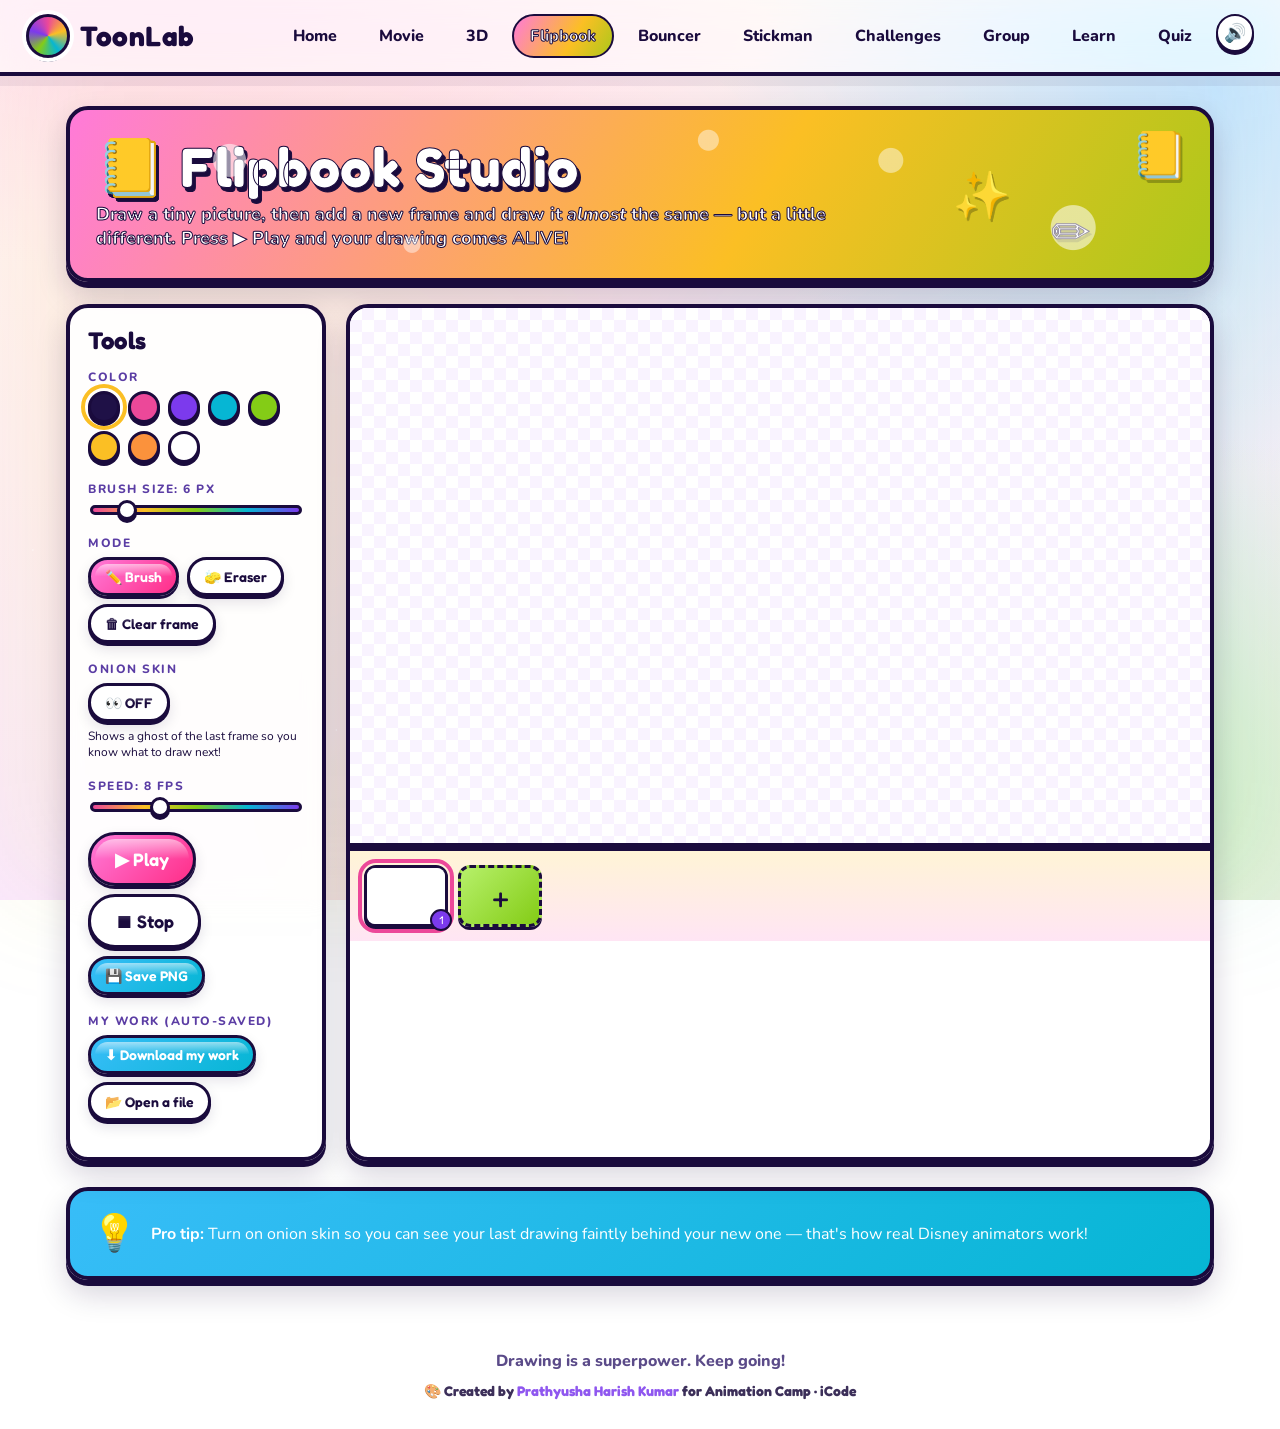
<file: flipbook.html>
<!doctype html>
<html lang="en">
<head>
<meta charset="utf-8" />
<meta name="viewport" content="width=device-width,initial-scale=1" />
<title>Flipbook — ToonLab</title>
<link rel="preconnect" href="https://fonts.googleapis.com">
<link rel="preconnect" href="https://fonts.gstatic.com" crossorigin>
<link href="https://fonts.googleapis.com/css2?family=Fredoka:wght@500;600;700&family=Nunito:wght@600;700;800&display=swap" rel="stylesheet">
<link rel="stylesheet" href="styles.css" />
<link rel="icon" href="data:image/svg+xml,<svg xmlns=%22http://www.w3.org/2000/svg%22 viewBox=%220 0 100 100%22><text y=%22.9em%22 font-size=%2290%22>📒</text></svg>" />
</head>
<body>

<nav class="nav">
  <a href="index.html" class="brand"><span class="logo"></span> ToonLab</a>
  <div class="nav-links">
    <a href="index.html">Home</a>
    <a href="movie.html">Movie</a>
    <a href="world3d.html">3D</a>
    <a href="flipbook.html" class="active">Flipbook</a>
    <a href="bouncer.html">Bouncer</a>
    <a href="stickman.html">Stickman</a>
    <a href="challenge.html">Challenges</a>
    <a href="collab.html">Group</a>
    <a href="learn.html">Learn</a>
    <a href="quiz.html">Quiz</a>
  </div>
</nav>

<div class="page">
  <section class="banner">
    <span class="float f1">📒</span>
    <span class="float f2">✏️</span>
    <span class="float f3">✨</span>
    <h1>📒 Flipbook Studio</h1>
    <p>Draw a tiny picture, then add a new frame and draw it <em>almost</em> the same — but a little different. Press ▶ Play and your drawing comes <strong>ALIVE!</strong></p>
  </section>

  <div class="studio">
    <!-- TOOLBAR -->
    <aside class="panel">
      <h2>Tools</h2>

      <div class="group">
        <label>Color</label>
        <div class="swatches" id="swatches"></div>
      </div>

      <div class="group">
        <label>Brush size: <span id="sizeLabel">6</span> px</label>
        <div class="slider-row">
          <input type="range" id="size" min="1" max="40" value="6" />
        </div>
      </div>

      <div class="group">
        <label>Mode</label>
        <div class="button-row">
          <button class="btn small ghost" id="brushBtn" data-mode="brush">✏️ Brush</button>
          <button class="btn small ghost" id="eraseBtn" data-mode="erase">🧽 Eraser</button>
        </div>
        <div class="button-row" style="margin-top:8px">
          <button class="btn small ghost" id="clearBtn">🗑 Clear frame</button>
        </div>
      </div>

      <div class="group">
        <label>Onion skin</label>
        <div class="button-row">
          <button class="btn small ghost" id="onionBtn">👀 OFF</button>
        </div>
        <p style="font-size:12px; margin:6px 0 0">Shows a ghost of the last frame so you know what to draw next!</p>
      </div>

      <div class="group">
        <label>Speed: <span id="fpsLabel">8</span> fps</label>
        <div class="slider-row">
          <input type="range" id="fps" min="1" max="24" value="8" />
        </div>
      </div>

      <div class="group">
        <div class="button-row">
          <button class="btn pink" id="playBtn" data-sound="ding">▶ Play</button>
          <button class="btn ghost" id="stopBtn" data-sound="boop">⏹ Stop</button>
        </div>
        <div class="button-row" style="margin-top:8px">
          <button class="btn small blue" id="saveBtn" data-sound="fanfare" data-confetti>💾 Save PNG</button>
        </div>
      </div>

      <div class="group">
        <label>My work (auto-saved)</label>
        <div data-toonbar="flipbook"></div>
      </div>
    </aside>

    <!-- STAGE -->
    <section class="panel stage-wrap">
      <canvas id="stage" class="stage" width="900" height="560"></canvas>
      <div class="frames" id="frames">
        <button class="add-frame" id="addFrame" title="Add new frame">+</button>
      </div>
    </section>
  </div>

  <div class="tip-strip">
    <span class="ico">💡</span>
    <div><strong>Pro tip:</strong> Turn on onion skin so you can see your last drawing faintly behind your new one — that's how real Disney animators work!</div>
  </div>
</div>

<footer>Drawing is a superpower. Keep going!<span class="credit">🎨 Created by <strong>Prathyusha Harish Kumar</strong> for Animation Camp · iCode</span></footer>

<script src="fx.js"></script>
<script src="store.js"></script>
<script>
/* ---------------- Flipbook Studio ---------------- */
const stage = document.getElementById('stage');
const ctx = stage.getContext('2d');
const framesBar = document.getElementById('frames');
const addBtn = document.getElementById('addFrame');

const COLORS = ['#1f1147','#ec4899','#7c3aed','#06b6d4','#84cc16','#fbbf24','#fb923c','#ffffff'];
let color = COLORS[0];
let size = 6;
let mode = 'brush';
let onion = false;
let fps = 8;
let drawing = false;
let last = null;

const frames = [];      // array of ImageData
let current = 0;

// build swatches
const sw = document.getElementById('swatches');
COLORS.forEach((c,i)=>{
  const el = document.createElement('div');
  el.className = 'swatch' + (i===0 ? ' active':'');
  el.style.background = c;
  el.onclick = ()=>{
    color = c; mode='brush';
    document.querySelectorAll('.swatch').forEach(s=>s.classList.remove('active'));
    el.classList.add('active');
    setMode('brush');
  };
  sw.appendChild(el);
});

document.getElementById('size').oninput = e => {
  size = +e.target.value; document.getElementById('sizeLabel').textContent = size;
};
document.getElementById('fps').oninput = e => {
  fps = +e.target.value; document.getElementById('fpsLabel').textContent = fps;
};

function setMode(m){
  mode = m;
  document.getElementById('brushBtn').classList.toggle('pink', m==='brush');
  document.getElementById('brushBtn').classList.toggle('ghost', m!=='brush');
  document.getElementById('eraseBtn').classList.toggle('pink', m==='erase');
  document.getElementById('eraseBtn').classList.toggle('ghost', m!=='erase');
}
document.getElementById('brushBtn').onclick = ()=>setMode('brush');
document.getElementById('eraseBtn').onclick = ()=>setMode('erase');
document.getElementById('clearBtn').onclick = ()=>{
  ctx.clearRect(0,0,stage.width,stage.height);
  storeCurrent();
};
document.getElementById('onionBtn').onclick = e => {
  onion = !onion;
  e.target.textContent = onion ? '👀 ON' : '👀 OFF';
  e.target.classList.toggle('pink', onion);
  e.target.classList.toggle('ghost', !onion);
  redraw();
};

// drawing
function pos(e){
  const r = stage.getBoundingClientRect();
  const x = (e.touches ? e.touches[0].clientX : e.clientX) - r.left;
  const y = (e.touches ? e.touches[0].clientY : e.clientY) - r.top;
  return { x: x * (stage.width / r.width), y: y * (stage.height / r.height) };
}
function start(e){ e.preventDefault(); drawing = true; last = pos(e); dot(last); }
function move(e){ if(!drawing) return; e.preventDefault(); const p = pos(e); line(last, p); last = p; }
function end(){ if(drawing){ drawing = false; storeCurrent(); } }
function dot(p){
  ctx.globalCompositeOperation = mode==='erase' ? 'destination-out' : 'source-over';
  ctx.fillStyle = color;
  ctx.beginPath();
  ctx.arc(p.x, p.y, size/2, 0, Math.PI*2);
  ctx.fill();
}
function line(a,b){
  ctx.globalCompositeOperation = mode==='erase' ? 'destination-out' : 'source-over';
  ctx.strokeStyle = color;
  ctx.lineWidth = size;
  ctx.lineCap = 'round';
  ctx.lineJoin = 'round';
  ctx.beginPath();
  ctx.moveTo(a.x, a.y);
  ctx.lineTo(b.x, b.y);
  ctx.stroke();
}
stage.addEventListener('mousedown', start);
stage.addEventListener('mousemove', move);
window.addEventListener('mouseup', end);
stage.addEventListener('touchstart', start, {passive:false});
stage.addEventListener('touchmove', move, {passive:false});
stage.addEventListener('touchend', end);

// frames
function newFrame(){
  const blank = ctx.createImageData(stage.width, stage.height);
  frames.push(blank);
  current = frames.length - 1;
  redraw();
  rebuildThumbs();
}
function storeCurrent(){
  frames[current] = ctx.getImageData(0,0,stage.width,stage.height);
  updateThumb(current);
  scheduleSave();
}
function redraw(){
  ctx.clearRect(0,0,stage.width,stage.height);
  if(onion && current > 0){
    ctx.globalAlpha = 0.28;
    ctx.putImageData(frames[current-1], 0, 0);
    ctx.globalAlpha = 1;
    // blend the current frame on top
    const tmp = document.createElement('canvas');
    tmp.width = stage.width; tmp.height = stage.height;
    tmp.getContext('2d').putImageData(frames[current], 0, 0);
    ctx.drawImage(tmp, 0, 0);
  } else {
    ctx.putImageData(frames[current], 0, 0);
  }
}
function selectFrame(i){
  storeCurrent();
  current = i;
  redraw();
  document.querySelectorAll('.frame-thumb').forEach(t => t.classList.remove('active'));
  const el = document.querySelector(`.frame-thumb[data-i="${i}"]`);
  if (el) el.classList.add('active');
}
function rebuildThumbs(){
  // remove all but add button
  framesBar.querySelectorAll('.frame-thumb').forEach(n => n.remove());
  frames.forEach((_,i)=>{
    const t = document.createElement('div');
    t.className = 'frame-thumb' + (i===current ? ' active':'');
    t.dataset.i = i;
    const c = document.createElement('canvas');
    c.width = 80; c.height = 60;
    t.appendChild(c);
    if (frames.length > 1){
      const x = document.createElement('div');
      x.className = 'x'; x.textContent = '×';
      x.onclick = ev => { ev.stopPropagation(); deleteFrame(i); };
      t.appendChild(x);
    }
    const num = document.createElement('div');
    num.className = 'num';
    num.textContent = i+1;
    t.appendChild(num);
    t.onclick = ()=> selectFrame(i);
    framesBar.insertBefore(t, addBtn);
    updateThumb(i);
  });
}
function updateThumb(i){
  const t = document.querySelector(`.frame-thumb[data-i="${i}"]`);
  if (!t) return;
  const c = t.querySelector('canvas');
  const cx = c.getContext('2d');
  cx.clearRect(0,0,c.width,c.height);
  cx.fillStyle = '#fff';
  cx.fillRect(0,0,c.width,c.height);
  const tmp = document.createElement('canvas');
  tmp.width = stage.width; tmp.height = stage.height;
  tmp.getContext('2d').putImageData(frames[i] || ctx.createImageData(stage.width,stage.height), 0, 0);
  cx.drawImage(tmp, 0, 0, c.width, c.height);
}
function deleteFrame(i){
  if (frames.length <= 1) return;
  frames.splice(i,1);
  if (current >= frames.length) current = frames.length-1;
  rebuildThumbs(); redraw(); scheduleSave();
}
addBtn.onclick = ()=>{ storeCurrent(); newFrame(); if(window.ToonFX){ ToonFX.sounds.pop(); ToonFX.toast('Frame added! Now draw it a little different.', '📒'); } };

// playback
let playing = null;
document.getElementById('playBtn').onclick = ()=>{
  if (playing) return;
  storeCurrent();
  let i = 0;
  const playStage = ctx;
  playing = setInterval(()=>{
    playStage.clearRect(0,0,stage.width,stage.height);
    playStage.putImageData(frames[i], 0, 0);
    i = (i+1) % frames.length;
  }, 1000/fps);
};
document.getElementById('stopBtn').onclick = ()=>{
  if (playing){ clearInterval(playing); playing = null; redraw(); }
};

document.getElementById('saveBtn').onclick = ()=>{
  storeCurrent();
  // export current frame
  const a = document.createElement('a');
  a.download = 'toonlab-frame-' + (current+1) + '.png';
  // need white background
  const tmp = document.createElement('canvas');
  tmp.width = stage.width; tmp.height = stage.height;
  const tx = tmp.getContext('2d');
  tx.fillStyle = '#fff';
  tx.fillRect(0,0,tmp.width,tmp.height);
  tx.putImageData(frames[current],0,0);
  // putImageData ignores existing pixels; redraw with drawImage instead
  tx.clearRect(0,0,tmp.width,tmp.height);
  tx.fillStyle = '#fff'; tx.fillRect(0,0,tmp.width,tmp.height);
  const layer = document.createElement('canvas');
  layer.width = stage.width; layer.height = stage.height;
  layer.getContext('2d').putImageData(frames[current],0,0);
  tx.drawImage(layer,0,0);
  a.href = tmp.toDataURL('image/png');
  a.click();
};

/* ---------- Save / restore (auto + file) ---------- */
function frameToURL(id){
  const c = document.createElement('canvas');
  c.width = stage.width; c.height = stage.height;
  c.getContext('2d').putImageData(id, 0, 0);
  return c.toDataURL('image/png');
}
function serialize(){
  storeCurrentSilent();
  return { fps, current, frames: frames.map(frameToURL) };
}
function storeCurrentSilent(){
  frames[current] = ctx.getImageData(0,0,stage.width,stage.height);
}
function scheduleSave(){
  if (window.ToonStore) ToonStore.autosave('flipbook', serialize);
}
function restore(data){
  if (!data || !Array.isArray(data.frames) || !data.frames.length) return false;
  if (data.fps){ fps = data.fps; document.getElementById('fps').value = fps; document.getElementById('fpsLabel').textContent = fps; }
  const out = new Array(data.frames.length);
  let loaded = 0;
  data.frames.forEach((url, i)=>{
    const im = new Image();
    im.onload = ()=>{
      const c = document.createElement('canvas');
      c.width = stage.width; c.height = stage.height;
      const cc = c.getContext('2d');
      cc.drawImage(im, 0, 0);
      out[i] = cc.getImageData(0,0,stage.width,stage.height);
      if (++loaded === data.frames.length){
        frames.length = 0; out.forEach(f=>frames.push(f));
        current = Math.min(data.current||0, frames.length-1);
        rebuildThumbs(); redraw();
      }
    };
    im.onerror = ()=>{ if (++loaded === data.frames.length){ rebuildThumbs(); redraw(); } };
    im.src = url;
  });
  return true;
}

// Download / Open buttons
if (window.ToonStore){
  const bar = document.querySelector('[data-toonbar="flipbook"]');
  if (bar) ToonStore.toolbar(bar, {
    download: ()=> ToonStore.download('flipbook', { kind:'flipbook', data:serialize() }),
    restore: (data)=>{ if (restore(data)){ scheduleSave(); if (window.ToonFX) ToonFX.toast('Flipbook opened!', '📂'); } }
  });
}

setMode('brush');
// restore saved work if any, otherwise start with one blank frame
const _saved = window.ToonStore ? ToonStore.load('flipbook') : null;
if (!(_saved && restore(_saved))) newFrame();
</script>
</body>
</html>
</file>
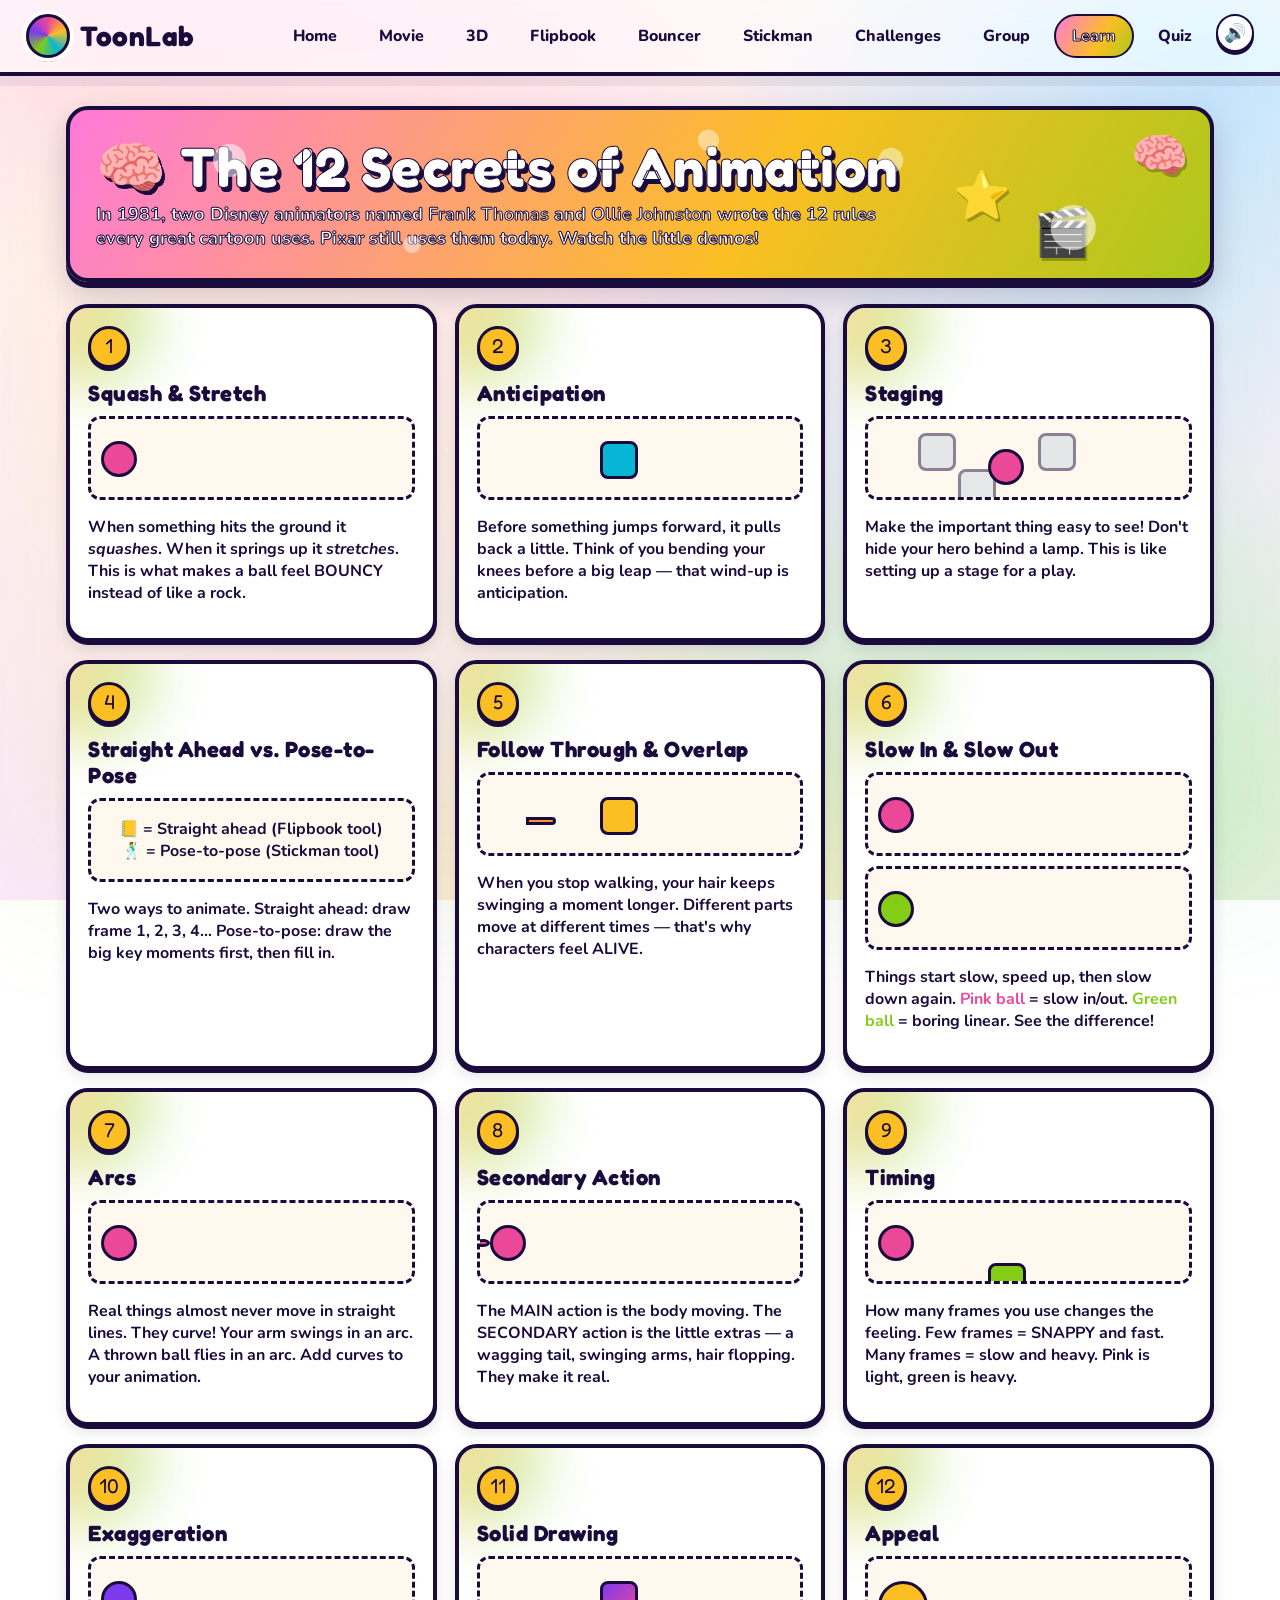
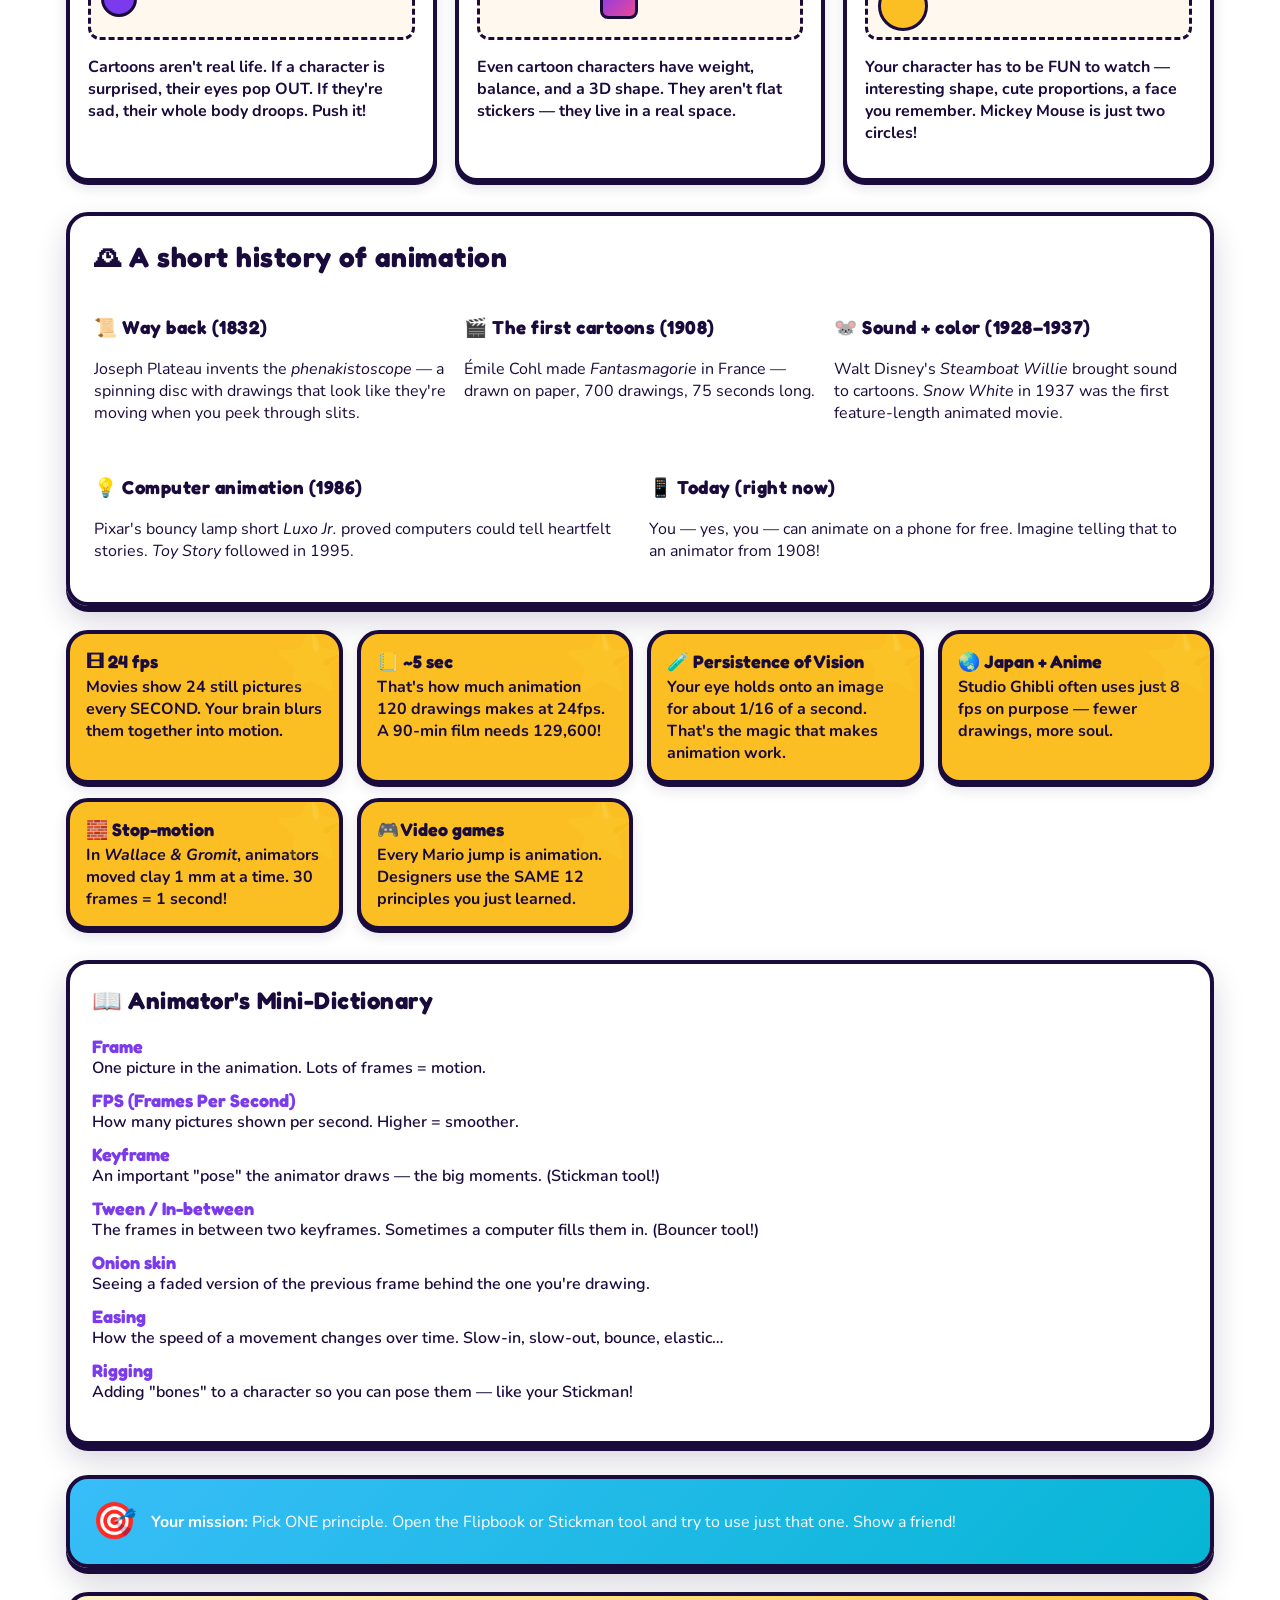
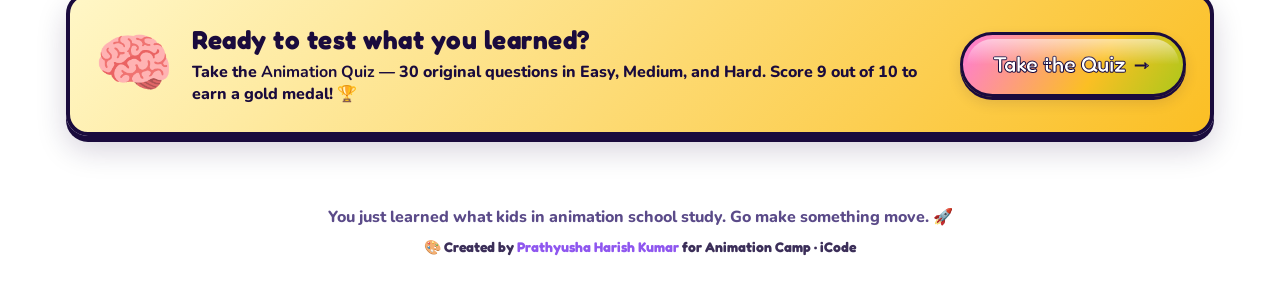
<file: learn.html>
<!doctype html>
<html lang="en">
<head>
<meta charset="utf-8" />
<meta name="viewport" content="width=device-width,initial-scale=1" />
<title>Learn — ToonLab</title>
<link rel="preconnect" href="https://fonts.googleapis.com">
<link rel="preconnect" href="https://fonts.gstatic.com" crossorigin>
<link href="https://fonts.googleapis.com/css2?family=Fredoka:wght@500;600;700&family=Nunito:wght@600;700;800&display=swap" rel="stylesheet">
<link rel="stylesheet" href="styles.css" />
<link rel="icon" href="data:image/svg+xml,<svg xmlns=%22http://www.w3.org/2000/svg%22 viewBox=%220 0 100 100%22><text y=%22.9em%22 font-size=%2290%22>🧠</text></svg>" />
<style>
/* small demo styles */
.demo .ball{
  position:absolute; width:36px; height:36px; border-radius:50%;
  background:var(--pink); border:3px solid var(--ink);
  top:22px; left:10px;
}
.demo .box{
  position:absolute; width:38px; height:38px; border-radius:8px;
  background:var(--blue); border:3px solid var(--ink);
  top:22px; left:120px;
}
.demo .arrow{
  position:absolute; top:50%; left:10px;
  width:0; height:0; border-top:14px solid transparent; border-bottom:14px solid transparent;
  border-left:18px solid var(--purple);
  transform: translateY(-50%);
}
@keyframes squashy{
  0%,100%{transform: translateY(0) scale(1,1); left:10px}
  40%{transform: translateY(36px) scale(1.4,0.6); left:10px}
  50%{transform: translateY(36px) scale(1.4,0.6); left:10px}
  60%{transform: translateY(-10px) scale(0.85,1.25); left:10px}
}
.demo-squash .ball{animation: squashy 1.6s ease-in-out infinite}

@keyframes antic{
  0%,100%{transform: translate(0,0) rotate(0)}
  20%{transform: translate(-10px,0) rotate(-8deg)}
  60%{transform: translate(180px,0) rotate(8deg)}
  80%{transform: translate(180px,0) rotate(0)}
}
.demo-antic .box{animation: antic 2.2s ease-in-out infinite}

@keyframes follow{
  0%{transform: translateX(0)}
  50%{transform: translateX(180px)}
  100%{transform: translateX(0)}
}
.demo-follow .ball{animation: follow 2.4s ease-in-out infinite}
.demo-follow .tail{
  position:absolute; width:14px; height:8px; background:var(--pink);
  border:3px solid var(--ink); border-radius:50%;
  top:36px; left:-4px;
  animation: follow 2.4s ease-in-out infinite;
  animation-delay: 0.15s;
}

@keyframes arc{
  0%{left:10px; top: 40px}
  50%{left:110px; top:-6px}
  100%{left:210px; top: 40px}
}
.demo-arc .ball{animation: arc 1.8s ease-in-out infinite}

@keyframes ease{
  0%,100%{left:10px}
  50%{left:200px}
}
.demo-ease .ball{animation: ease 2s cubic-bezier(.5,0,.2,1) infinite}
.demo-linear .ball{animation: ease 2s linear infinite; background:var(--green)}

@keyframes overlap{
  0%,100%{transform: translateX(0) rotate(0)}
  50%{transform: translateX(160px) rotate(0)}
}
@keyframes overlapTail{
  0%,100%{transform: translateX(0) rotate(0)}
  20%{transform: translateX(20px) rotate(-25deg)}
  50%{transform: translateX(160px) rotate(-30deg)}
  70%{transform: translateX(160px) rotate(15deg)}
}
.demo-overlap .box{animation: overlap 2.2s ease-in-out infinite; background:var(--yellow)}
.demo-overlap .tail{
  position:absolute; top:42px; left:46px;
  width:30px; height:8px; background:var(--orange);
  border:3px solid var(--ink); border-radius:0 8px 8px 0;
  transform-origin: left center;
  animation: overlapTail 2.2s ease-in-out infinite;
}

@keyframes exaggerate{
  0%,100%{transform: scale(1) translateY(0)}
  50%{transform: scale(1.8) translateY(-14px) rotate(8deg)}
}
.demo-exaggerate .ball{animation: exaggerate 1.6s ease-in-out infinite; background:var(--purple)}

@keyframes timing-fast{
  0%,100%{left:10px} 50%{left:200px}
}
.demo-timing .ball{animation: timing-fast 0.6s ease-in-out infinite}
.demo-timing .box{animation: timing-fast 2.4s ease-in-out infinite; background:var(--green)}

@keyframes solid{
  0%,100%{transform: rotateY(0deg)}
  50%{transform: rotateY(360deg)}
}
.demo-solid .box{animation: solid 3s linear infinite; background: linear-gradient(135deg,var(--purple),var(--pink))}

@keyframes appeal{
  0%,100%{transform: scale(1)}
  30%{transform: scale(1.1) rotate(-6deg)}
  60%{transform: scale(1.1) rotate(6deg)}
}
.demo-appeal .ball{
  animation: appeal 2s ease-in-out infinite;
  background:var(--yellow); border-color:var(--ink);
  width:50px; height:50px;
}

@keyframes stage{
  0%,100%{transform: translateX(0)}
  50%{transform: translateX(40px)}
}
.demo-staging .ball{animation: stage 1.6s ease-in-out infinite; background:var(--pink)}
.demo-staging .box{animation: stage 1.6s ease-in-out infinite alternate; background:#cbd5e1}
.demo-staging .box.b1{left:50px; top:14px; opacity:.5}
.demo-staging .box.b2{left:90px; top:50px; opacity:.5}
.demo-staging .box.b3{left:170px; top:14px; opacity:.5}
.demo-staging .ball{top:30px; left:120px}

.glossary{
  background:var(--paper);
  border:4px solid var(--ink);
  border-radius:var(--radius);
  box-shadow: var(--shadow);
  padding:22px;
  margin-top:30px;
}
.glossary dt{
  font-family:'Fredoka',sans-serif;
  font-weight:700;
  font-size:18px;
  color:var(--purple);
  margin-top:10px;
}
.glossary dd{margin:0 0 6px; font-weight:600}

.fun-facts{
  display:grid; grid-template-columns: repeat(auto-fit, minmax(220px, 1fr));
  gap:14px; margin-top:24px;
}
.fact{
  background:var(--yellow);
  border:4px solid var(--ink);
  border-radius:var(--radius);
  padding:16px;
  box-shadow: var(--shadow-sm);
  font-weight:700;
}
.fact strong{font-family:'Fredoka',sans-serif; display:block; font-size:18px; margin-bottom:4px}
</style>
</head>
<body>

<nav class="nav">
  <a href="index.html" class="brand"><span class="logo"></span> ToonLab</a>
  <div class="nav-links">
    <a href="index.html">Home</a>
    <a href="movie.html">Movie</a>
    <a href="world3d.html">3D</a>
    <a href="flipbook.html">Flipbook</a>
    <a href="bouncer.html">Bouncer</a>
    <a href="stickman.html">Stickman</a>
    <a href="challenge.html">Challenges</a>
    <a href="collab.html">Group</a>
    <a href="learn.html" class="active">Learn</a>
    <a href="quiz.html">Quiz</a>
  </div>
</nav>

<div class="page">
  <section class="banner">
    <span class="float f1">🧠</span>
    <span class="float f2">🎬</span>
    <span class="float f3">⭐</span>
    <h1>🧠 The 12 Secrets of Animation</h1>
    <p>In 1981, two Disney animators named <strong>Frank Thomas</strong> and <strong>Ollie Johnston</strong> wrote the 12 rules every great cartoon uses. Pixar still uses them today. Watch the little demos!</p>
  </section>

  <div class="learn-grid">

    <div class="principle">
      <span class="num">1</span>
      <h3>Squash & Stretch</h3>
      <div class="demo demo-squash"><div class="ball"></div></div>
      <p>When something hits the ground it <em>squashes</em>. When it springs up it <em>stretches</em>. This is what makes a ball feel BOUNCY instead of like a rock.</p>
    </div>

    <div class="principle">
      <span class="num">2</span>
      <h3>Anticipation</h3>
      <div class="demo demo-antic"><div class="box"></div></div>
      <p>Before something jumps forward, it pulls back a little. Think of you bending your knees before a big leap — that wind-up is anticipation.</p>
    </div>

    <div class="principle">
      <span class="num">3</span>
      <h3>Staging</h3>
      <div class="demo demo-staging">
        <div class="box b1"></div><div class="box b2"></div><div class="box b3"></div>
        <div class="ball"></div>
      </div>
      <p>Make the important thing easy to see! Don't hide your hero behind a lamp. This is like setting up a stage for a play.</p>
    </div>

    <div class="principle">
      <span class="num">4</span>
      <h3>Straight Ahead vs. Pose-to-Pose</h3>
      <div class="demo">
        <div style="position:absolute; inset:0; display:flex; align-items:center; justify-content:center; font-weight:700; text-align:center; padding:6px">
          📒 = Straight ahead (Flipbook tool)<br>🕺 = Pose-to-pose (Stickman tool)
        </div>
      </div>
      <p>Two ways to animate. <strong>Straight ahead:</strong> draw frame 1, 2, 3, 4… <strong>Pose-to-pose:</strong> draw the big key moments first, then fill in.</p>
    </div>

    <div class="principle">
      <span class="num">5</span>
      <h3>Follow Through & Overlap</h3>
      <div class="demo demo-overlap">
        <div class="box"></div>
        <div class="tail"></div>
      </div>
      <p>When you stop walking, your hair keeps swinging a moment longer. Different parts move at different times — that's why characters feel ALIVE.</p>
    </div>

    <div class="principle">
      <span class="num">6</span>
      <h3>Slow In & Slow Out</h3>
      <div class="demo demo-ease">
        <div class="ball"></div>
      </div>
      <div class="demo demo-linear" style="margin-top:6px">
        <div class="ball"></div>
      </div>
      <p>Things start slow, speed up, then slow down again. <span style="color:var(--pink)">Pink ball</span> = slow in/out. <span style="color:var(--green)">Green ball</span> = boring linear. See the difference!</p>
    </div>

    <div class="principle">
      <span class="num">7</span>
      <h3>Arcs</h3>
      <div class="demo demo-arc"><div class="ball"></div></div>
      <p>Real things almost never move in straight lines. They curve! Your arm swings in an arc. A thrown ball flies in an arc. Add curves to your animation.</p>
    </div>

    <div class="principle">
      <span class="num">8</span>
      <h3>Secondary Action</h3>
      <div class="demo demo-follow">
        <div class="ball"></div><div class="tail"></div>
      </div>
      <p>The MAIN action is the body moving. The SECONDARY action is the little extras — a wagging tail, swinging arms, hair flopping. They make it real.</p>
    </div>

    <div class="principle">
      <span class="num">9</span>
      <h3>Timing</h3>
      <div class="demo demo-timing">
        <div class="ball"></div>
        <div class="box" style="top:60px"></div>
      </div>
      <p>How many frames you use changes the feeling. Few frames = SNAPPY and fast. Many frames = slow and heavy. Pink is light, green is heavy.</p>
    </div>

    <div class="principle">
      <span class="num">10</span>
      <h3>Exaggeration</h3>
      <div class="demo demo-exaggerate"><div class="ball"></div></div>
      <p>Cartoons aren't real life. If a character is surprised, their eyes pop OUT. If they're sad, their whole body droops. Push it!</p>
    </div>

    <div class="principle">
      <span class="num">11</span>
      <h3>Solid Drawing</h3>
      <div class="demo demo-solid"><div class="box"></div></div>
      <p>Even cartoon characters have weight, balance, and a 3D shape. They aren't flat stickers — they live in a real space.</p>
    </div>

    <div class="principle">
      <span class="num">12</span>
      <h3>Appeal</h3>
      <div class="demo demo-appeal"><div class="ball"></div></div>
      <p>Your character has to be FUN to watch — interesting shape, cute proportions, a face you remember. Mickey Mouse is just two circles!</p>
    </div>

  </div>

  <section class="card" style="margin-top:30px">
    <h2 style="margin-top:0; font-size:28px">🕰 A short history of animation</h2>
    <div class="row">
      <div class="col">
        <h3>📜 Way back (1832)</h3>
        <p>Joseph Plateau invents the <em>phenakistoscope</em> — a spinning disc with drawings that look like they're moving when you peek through slits.</p>
      </div>
      <div class="col">
        <h3>🎬 The first cartoons (1908)</h3>
        <p>Émile Cohl made <em>Fantasmagorie</em> in France — drawn on paper, 700 drawings, 75 seconds long.</p>
      </div>
      <div class="col">
        <h3>🐭 Sound + color (1928–1937)</h3>
        <p>Walt Disney's <em>Steamboat Willie</em> brought sound to cartoons. <em>Snow White</em> in 1937 was the first feature-length animated movie.</p>
      </div>
      <div class="col">
        <h3>💡 Computer animation (1986)</h3>
        <p>Pixar's bouncy lamp short <em>Luxo Jr.</em> proved computers could tell heartfelt stories. <em>Toy Story</em> followed in 1995.</p>
      </div>
      <div class="col">
        <h3>📱 Today (right now)</h3>
        <p>You — yes, you — can animate on a phone for free. Imagine telling that to an animator from 1908!</p>
      </div>
    </div>
  </section>

  <div class="fun-facts">
    <div class="fact"><strong>🎞 24 fps</strong>Movies show 24 still pictures every SECOND. Your brain blurs them together into motion.</div>
    <div class="fact"><strong>📒 ~5 sec</strong>That's how much animation 120 drawings makes at 24fps. A 90-min film needs 129,600!</div>
    <div class="fact"><strong>🧪 Persistence of Vision</strong>Your eye holds onto an image for about 1/16 of a second. That's the magic that makes animation work.</div>
    <div class="fact"><strong>🌏 Japan + Anime</strong>Studio Ghibli often uses just 8 fps on purpose — fewer drawings, more soul.</div>
    <div class="fact"><strong>🧱 Stop-motion</strong>In <em>Wallace & Gromit</em>, animators moved clay 1 mm at a time. 30 frames = 1 second!</div>
    <div class="fact"><strong>🎮 Video games</strong>Every Mario jump is animation. Designers use the SAME 12 principles you just learned.</div>
  </div>

  <div class="glossary">
    <h2 style="margin-top:0">📖 Animator's Mini-Dictionary</h2>
    <dl>
      <dt>Frame</dt>
      <dd>One picture in the animation. Lots of frames = motion.</dd>
      <dt>FPS (Frames Per Second)</dt>
      <dd>How many pictures shown per second. Higher = smoother.</dd>
      <dt>Keyframe</dt>
      <dd>An important "pose" the animator draws — the big moments. (Stickman tool!)</dd>
      <dt>Tween / In-between</dt>
      <dd>The frames in between two keyframes. Sometimes a computer fills them in. (Bouncer tool!)</dd>
      <dt>Onion skin</dt>
      <dd>Seeing a faded version of the previous frame behind the one you're drawing.</dd>
      <dt>Easing</dt>
      <dd>How the speed of a movement changes over time. Slow-in, slow-out, bounce, elastic…</dd>
      <dt>Rigging</dt>
      <dd>Adding "bones" to a character so you can pose them — like your Stickman!</dd>
    </dl>
  </div>

  <div class="tip-strip" style="margin-top:30px">
    <span class="ico">🎯</span>
    <div><strong>Your mission:</strong> Pick ONE principle. Open the Flipbook or Stickman tool and try to use just that one. Show a friend!</div>
  </div>

  <a href="quiz.html" class="card" data-sound="fanfare" style="display:flex; gap:18px; align-items:center; margin-top:24px; text-decoration:none; color:var(--ink); background: linear-gradient(135deg, #fff7c7, #fbbf24); border-color:var(--ink)">
    <div style="font-size:64px; flex-shrink:0">🧠</div>
    <div style="flex:1">
      <h2 style="margin:0 0 6px; font-size:26px">Ready to test what you learned?</h2>
      <p style="margin:0; font-weight:800">Take the <strong>Animation Quiz</strong> — 30 original questions in Easy, Medium, and Hard. Score 9 out of 10 to earn a gold medal! 🏆</p>
    </div>
    <span class="btn rainbow big">Take the Quiz →</span>
  </a>

</div>

<footer>You just learned what kids in animation school study. Go make something move. 🚀<span class="credit">🎨 Created by <strong>Prathyusha Harish Kumar</strong> for Animation Camp · iCode</span></footer>

<script src="fx.js"></script>
</body>
</html>
</file>
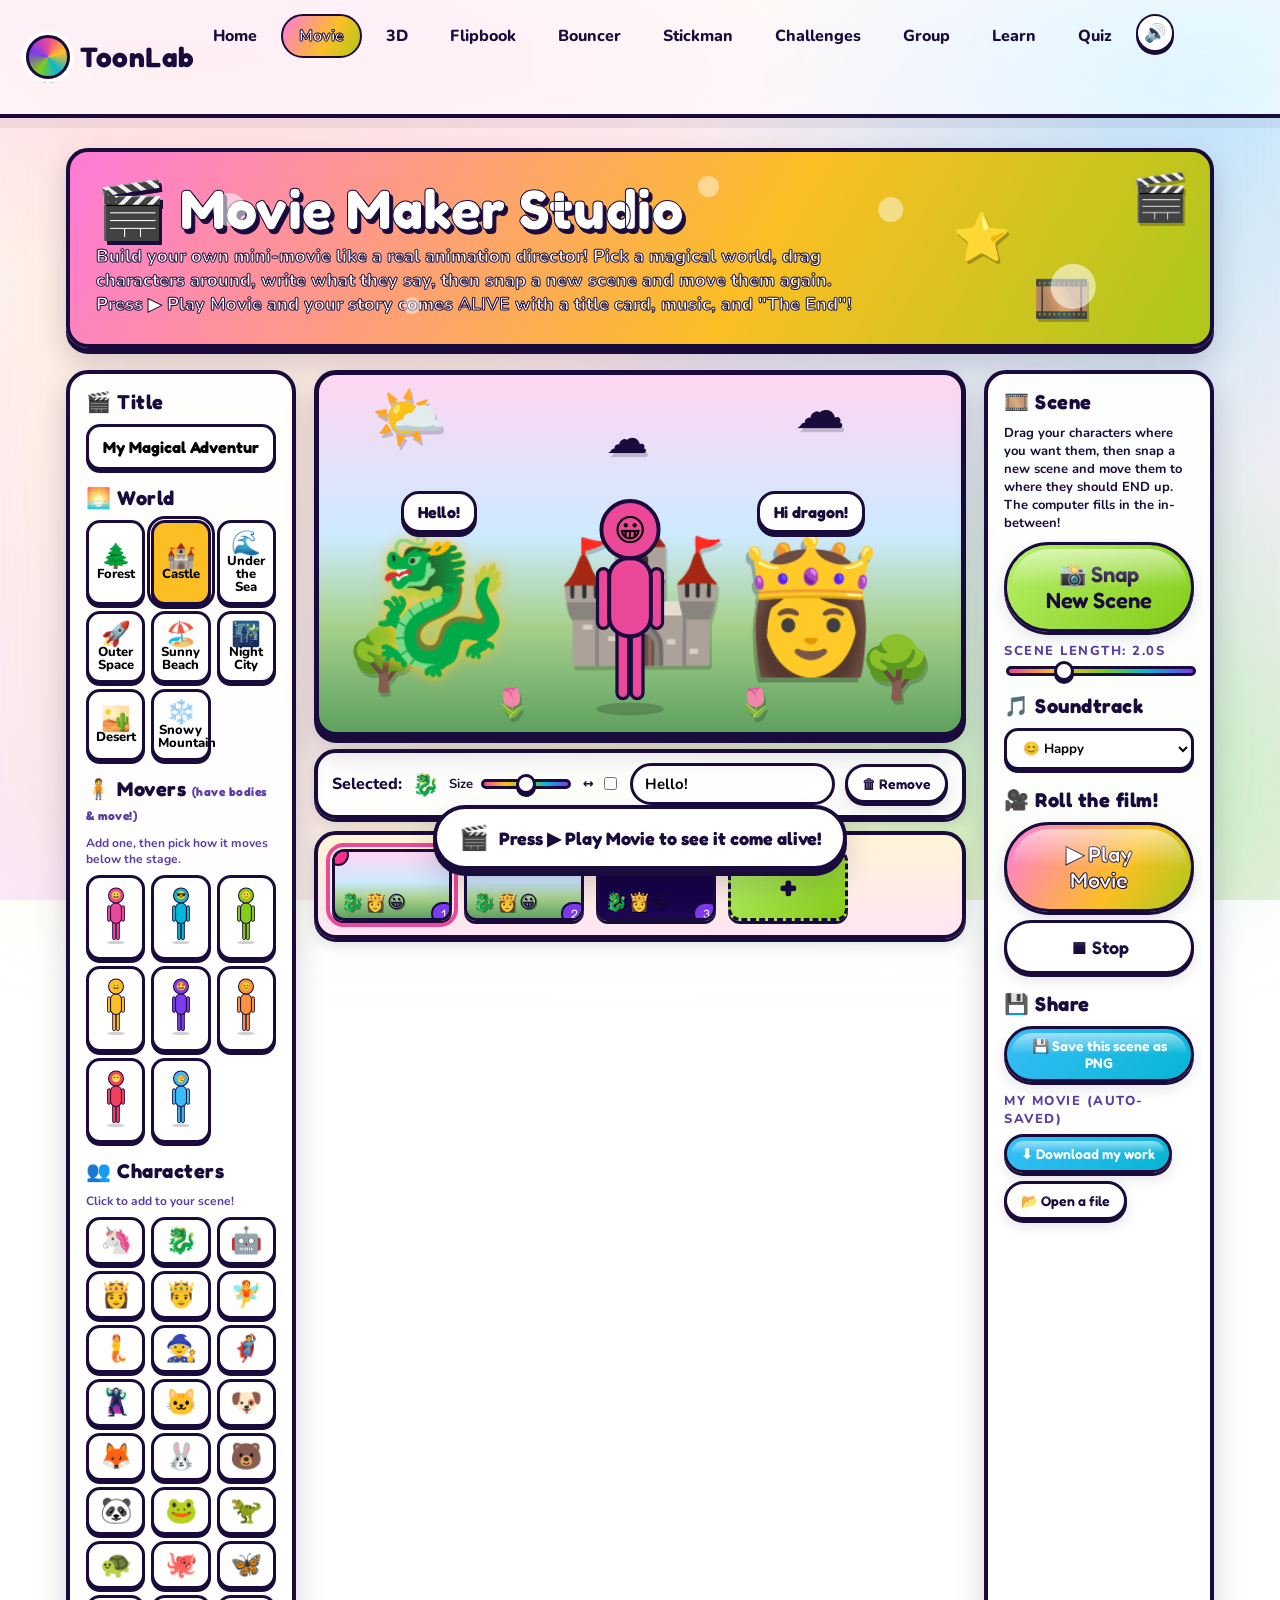
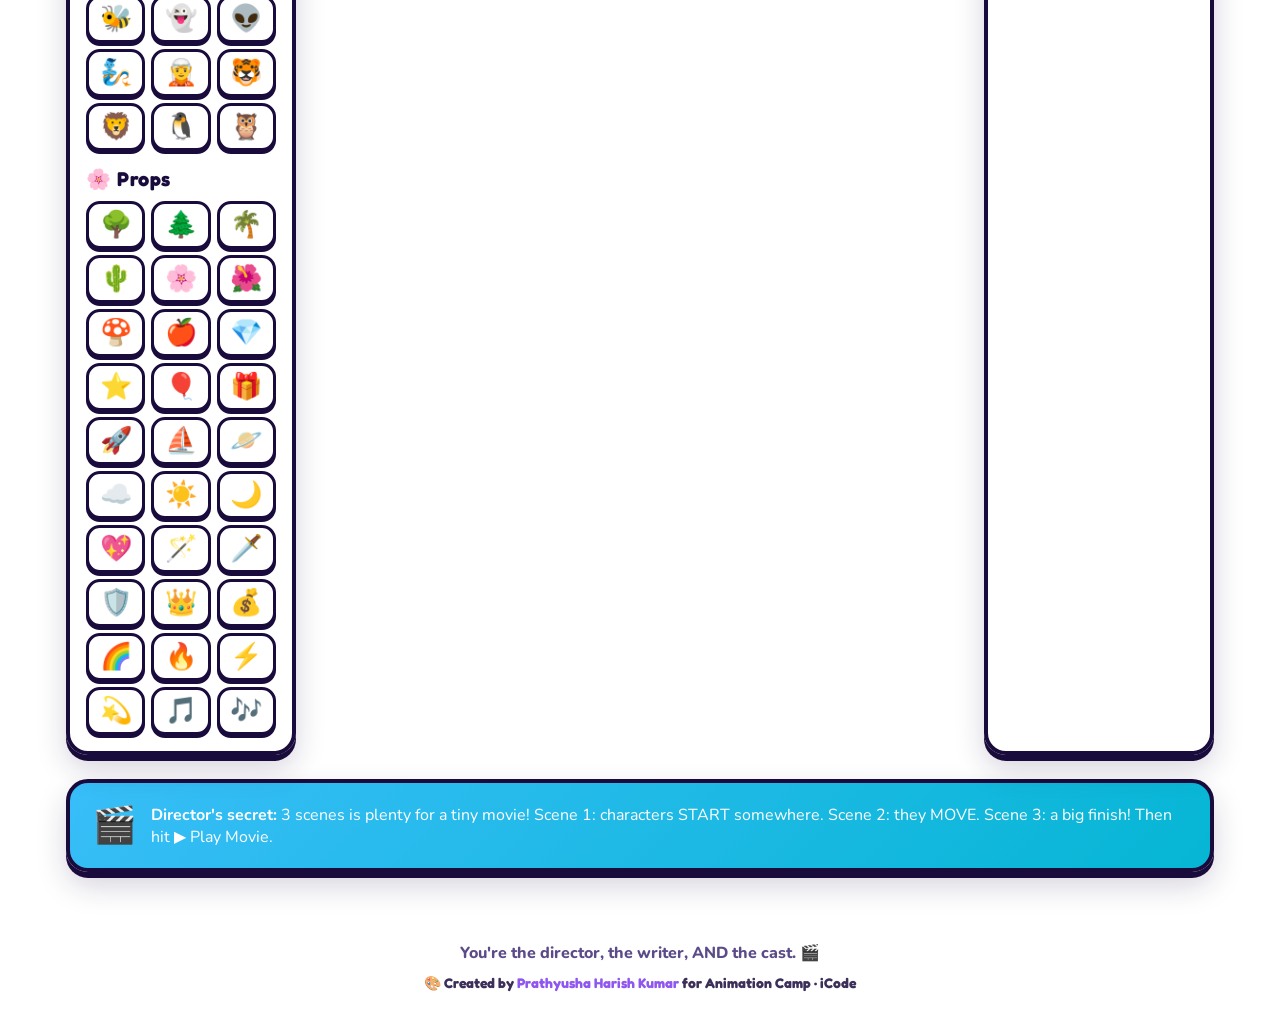
<file: movie.html>
<!doctype html>
<html lang="en">
<head>
<meta charset="utf-8" />
<meta name="viewport" content="width=device-width,initial-scale=1" />
<title>Movie Maker — ToonLab</title>
<link rel="preconnect" href="https://fonts.googleapis.com">
<link rel="preconnect" href="https://fonts.gstatic.com" crossorigin>
<link href="https://fonts.googleapis.com/css2?family=Fredoka:wght@500;600;700&family=Nunito:wght@600;700;800;900&display=swap" rel="stylesheet">
<link rel="stylesheet" href="styles.css" />
<link rel="icon" href="data:image/svg+xml,<svg xmlns=%22http://www.w3.org/2000/svg%22 viewBox=%220 0 100 100%22><text y=%22.9em%22 font-size=%2290%22>🎬</text></svg>" />
</head>
<body>

<nav class="nav">
  <a href="index.html" class="brand"><span class="logo"></span> ToonLab</a>
  <div class="nav-links">
    <a href="index.html">Home</a>
    <a href="movie.html" class="active">Movie</a>
    <a href="world3d.html">3D</a>
    <a href="flipbook.html">Flipbook</a>
    <a href="bouncer.html">Bouncer</a>
    <a href="stickman.html">Stickman</a>
    <a href="challenge.html">Challenges</a>
    <a href="collab.html">Group</a>
    <a href="learn.html">Learn</a>
    <a href="quiz.html">Quiz</a>
  </div>
</nav>

<div class="page">
  <section class="banner">
    <span class="float f1">🎬</span>
    <span class="float f2">🎞️</span>
    <span class="float f3">⭐</span>
    <h1>🎬 Movie Maker Studio</h1>
    <p>Build your own mini-movie like a real animation director! Pick a magical world, drag characters around, write what they say, then snap a new scene and move them again. Press ▶ Play Movie and your story comes <strong>ALIVE</strong> with a title card, music, and "The End"!</p>
  </section>

  <div class="movie-studio">

    <!-- LEFT PANEL: pick stuff -->
    <aside class="panel">
      <h2>🎬 Title</h2>
      <input id="title" type="text" value="My Magical Adventure" maxlength="40"
        style="width:100%; padding:10px 14px; border:3px solid var(--ink); border-radius:14px; font-family:'Fredoka',sans-serif; font-weight:700; font-size:16px; box-shadow:0 3px 0 var(--ink); margin-bottom:16px"/>

      <h2>🌅 World</h2>
      <div class="bg-grid" id="bgGrid" style="margin-bottom:16px"></div>

      <h2>🧍 Movers <span style="font-size:12px; color:#5b3da4">(have bodies &amp; move!)</span></h2>
      <p style="font-size:12px; font-weight:700; margin:0 0 8px; color:#5b3da4">Add one, then pick how it moves below the stage.</p>
      <div class="cast-grid" id="bodyGrid" style="margin-bottom:16px"></div>

      <h2>👥 Characters</h2>
      <p style="font-size:12px; font-weight:700; margin:0 0 8px; color:#5b3da4">Click to add to your scene!</p>
      <div class="cast-grid" id="castGrid" style="margin-bottom:16px"></div>

      <h2>🌸 Props</h2>
      <div class="cast-grid" id="propGrid"></div>
    </aside>

    <!-- MIDDLE: the stage -->
    <section class="stage-col">
      <div class="movie-stage" id="movieStage">
        <div class="bg" id="bgLayer"></div>
        <div class="decor" id="decorLayer"></div>
        <div class="items" id="itemsLayer"></div>
        <div class="movieMode" id="movieMode">
          <div class="bar top"></div>
          <div class="bar bottom"></div>
        </div>
        <div class="titleCard" id="titleCard"><div class="tc-text" id="tcText"></div></div>
      </div>

      <div class="selected-bar">
        <span style="font-weight:800">Selected:</span>
        <strong id="selName" style="font-family:Fredoka,sans-serif; font-size:22px">— click a character —</strong>
        <label>Size <input type="range" id="selSize" min="40" max="220" value="100" /></label>
        <label>↔️ <input type="checkbox" id="selFlip" /></label>
        <input type="text" id="selSpeech" placeholder="💬 What do they say? (leave blank for nothing)" />
        <button class="btn small ghost" id="selDelete" data-sound="boop">🗑 Remove</button>
      </div>

      <div class="selected-bar" id="motionBar" style="display:none">
        <span style="font-weight:800">How it moves:</span>
        <span class="motion-picker" id="motionWrap">
          <button data-motion="idle">🧍 Idle</button>
          <button data-motion="walk">🚶 Walk</button>
          <button data-motion="wave">👋 Wave</button>
          <button data-motion="jump">🤸 Jump</button>
          <button data-motion="dance">💃 Dance</button>
        </span>
      </div>

      <div class="scenes-bar" id="scenesBar"></div>
    </section>

    <!-- RIGHT PANEL: scene + movie controls -->
    <aside class="panel">
      <h2>🎞️ Scene</h2>
      <p style="font-size:13px; font-weight:700; margin:0 0 10px">
        Drag your characters where you want them, then snap a new scene and move them to where they should END up. The computer fills in the in-between!
      </p>
      <button class="btn green big" id="addScene" data-sound="pop" data-confetti style="width:100%; margin-bottom:10px">📸 Snap New Scene</button>

      <label style="font-weight:800; font-size:13px; text-transform:uppercase; letter-spacing:1.5px; color:#5b3da4; display:block">
        Scene length: <span id="durLabel">2.0</span>s
      </label>
      <input type="range" id="durSlider" min="0.5" max="6" step="0.5" value="2" style="width:100%; margin-bottom:18px"/>

      <h2>🎵 Soundtrack</h2>
      <select id="music" style="margin-bottom:18px">
        <option value="">🔇 No music</option>
        <option value="happy" selected>😊 Happy</option>
        <option value="adventure">⚔️ Adventure</option>
        <option value="mystery">🔮 Mystery</option>
        <option value="dance">💃 Dance Party</option>
        <option value="lullaby">🌙 Dreamy</option>
      </select>

      <h2>🎥 Roll the film!</h2>
      <button class="btn rainbow big" id="playMovie" data-sound="fanfare" data-confetti style="width:100%; margin-bottom:8px">▶ Play Movie</button>
      <button class="btn ghost" id="stopMovie" data-sound="boop" style="width:100%; margin-bottom:18px">⏹ Stop</button>

      <h2>💾 Share</h2>
      <button class="btn small blue" id="saveFrame" data-sound="ding" data-confetti style="width:100%; margin-bottom:10px">💾 Save this scene as PNG</button>
      <label style="font-weight:800; font-size:13px; text-transform:uppercase; letter-spacing:1.5px; color:#5b3da4; display:block; margin-bottom:6px">My movie (auto-saved)</label>
      <div data-toonbar="movie"></div>
    </aside>
  </div>

  <div class="tip-strip" style="margin-top:24px">
    <span class="ico">🎬</span>
    <div><strong>Director's secret:</strong> 3 scenes is plenty for a tiny movie! Scene 1: characters START somewhere. Scene 2: they MOVE. Scene 3: a big finish! Then hit ▶ Play Movie.</div>
  </div>
</div>

<footer>You're the director, the writer, AND the cast. 🎬<span class="credit">🎨 Created by <strong>Prathyusha Harish Kumar</strong> for Animation Camp · iCode</span></footer>

<script src="fx.js"></script>
<script src="store.js"></script>
<script>
/* ===================================================================
   ToonLab Movie Maker
   Original characters & scenes (no third-party IP).
   =================================================================== */

/* ---------- Backgrounds (gradient + decor) ---------- */
const BACKGROUNDS = {
  forest: {
    name:'Forest', icon:'🌲',
    gradient:[{p:0,c:'#b9e6ff'},{p:.6,c:'#b9e6ff'},{p:.62,c:'#6db86d'},{p:1,c:'#2d6b2d'}],
    decor:[
      {e:'☀️', x:84, y:14, s:54},
      {e:'☁️', x:18, y:12, s:54},
      {e:'☁️', x:54, y:20, s:42},
      {e:'🌲', x:8,  y:70, s:90},
      {e:'🌳', x:88, y:74, s:84},
      {e:'🌳', x:42, y:82, s:64},
      {e:'🍄', x:24, y:90, s:28},
      {e:'🌸', x:70, y:92, s:24},
    ],
  },
  castle: {
    name:'Castle', icon:'🏰',
    gradient:[{p:0,c:'#ffd6f1'},{p:.45,c:'#cdeaff'},{p:.7,c:'#a7d18c'},{p:1,c:'#5fa05f'}],
    decor:[
      {e:'🌤️', x:14, y:12, s:60},
      {e:'☁️', x:78, y:10, s:50},
      {e:'☁️', x:48, y:18, s:42},
      {e:'🏰', x:50, y:60, s:140},
      {e:'🌳', x:10, y:80, s:60},
      {e:'🌳', x:90, y:82, s:60},
      {e:'🌷', x:30, y:92, s:28},
      {e:'🌷', x:68, y:92, s:28},
    ],
  },
  sea: {
    name:'Under the Sea', icon:'🌊',
    gradient:[{p:0,c:'#7dd3fc'},{p:1,c:'#0c4a6e'}],
    decor:[
      {e:'🫧', x:14, y:24, s:30},
      {e:'🫧', x:80, y:32, s:22},
      {e:'🫧', x:52, y:18, s:26},
      {e:'🫧', x:24, y:54, s:18},
      {e:'🪸', x:12, y:90, s:54},
      {e:'🪸', x:88, y:88, s:60},
      {e:'🌿', x:40, y:92, s:42},
      {e:'🐚', x:70, y:94, s:28},
    ],
  },
  space: {
    name:'Outer Space', icon:'🚀',
    gradient:[{p:0,c:'#0b0030'},{p:1,c:'#1e0556'}],
    decor:[
      {e:'⭐', x:8,  y:10, s:24},
      {e:'⭐', x:20, y:30, s:18},
      {e:'⭐', x:78, y:20, s:22},
      {e:'⭐', x:92, y:46, s:18},
      {e:'⭐', x:48, y:14, s:16},
      {e:'✨', x:34, y:54, s:30},
      {e:'🌟', x:62, y:60, s:28},
      {e:'🪐', x:84, y:74, s:80},
      {e:'☄️', x:18, y:78, s:40},
    ],
  },
  beach: {
    name:'Sunny Beach', icon:'🏖️',
    gradient:[{p:0,c:'#bae6fd'},{p:.6,c:'#bae6fd'},{p:.62,c:'#fde68a'},{p:1,c:'#d4a373'}],
    decor:[
      {e:'☀️', x:80, y:14, s:60},
      {e:'☁️', x:16, y:18, s:46},
      {e:'🌴', x:10, y:64, s:90},
      {e:'🌴', x:90, y:66, s:80},
      {e:'⛵', x:50, y:54, s:48},
      {e:'🐚', x:30, y:92, s:28},
      {e:'🐚', x:70, y:94, s:24},
    ],
  },
  city: {
    name:'Night City', icon:'🌃',
    gradient:[{p:0,c:'#1a0b3d'},{p:1,c:'#5b21b6'}],
    decor:[
      {e:'🌙', x:84, y:14, s:60},
      {e:'⭐', x:14, y:12, s:18},
      {e:'⭐', x:40, y:18, s:16},
      {e:'⭐', x:60, y:10, s:20},
      {e:'🏙️', x:50, y:74, s:170},
      {e:'✨', x:20, y:40, s:24},
      {e:'✨', x:80, y:42, s:22},
    ],
  },
  desert: {
    name:'Desert', icon:'🏜️',
    gradient:[{p:0,c:'#fde68a'},{p:.6,c:'#fbbf24'},{p:1,c:'#c2410c'}],
    decor:[
      {e:'☀️', x:82, y:18, s:70},
      {e:'🌵', x:14, y:76, s:80},
      {e:'🌵', x:42, y:84, s:50},
      {e:'🌵', x:86, y:82, s:60},
      {e:'🐍', x:64, y:94, s:28},
    ],
  },
  snow: {
    name:'Snowy Mountain', icon:'❄️',
    gradient:[{p:0,c:'#bae6fd'},{p:.55,c:'#e0f2fe'},{p:.7,c:'#f8fafc'},{p:1,c:'#e2e8f0'}],
    decor:[
      {e:'⛰️', x:30, y:54, s:120},
      {e:'🏔️', x:75, y:50, s:130},
      {e:'❄️', x:14, y:20, s:24},
      {e:'❄️', x:46, y:16, s:18},
      {e:'❄️', x:82, y:24, s:22},
      {e:'🌲', x:12, y:84, s:50},
      {e:'⛄', x:50, y:90, s:54},
      {e:'🌲', x:88, y:86, s:46},
    ],
  },
};

/* ---------- Library ---------- */
const CAST_LIBRARY = [
  '🦄','🐉','🤖','👸','🤴','🧚','🧜','🧙','🦸','🦹',
  '🐱','🐶','🦊','🐰','🐻','🐼','🐸','🦖','🐢','🐙',
  '🦋','🐝','👻','👽','🧞','🧝','🐯','🦁','🐧','🦉',
];
const PROP_LIBRARY = [
  '🌳','🌲','🌴','🌵','🌸','🌺','🍄','🍎','💎','⭐',
  '🎈','🎁','🚀','⛵','🪐','☁️','☀️','🌙','💖','🪄',
  '🗡️','🛡️','👑','💰','🌈','🔥','⚡','💫','🎵','🎶',
];

/* ---------- Body "movers": articulated characters with arms + legs ----------
   Each one is a little SVG person whose limbs the CSS animates (walk / wave /
   jump / dance / idle). They keep moving even while the movie plays. */
const BODY_LIBRARY = [
  { name:'Pip',   color:'#ec4899', face:'😀' },
  { name:'Bolt',  color:'#06b6d4', face:'😎' },
  { name:'Fern',  color:'#84cc16', face:'🙂' },
  { name:'Sunny', color:'#fbbf24', face:'😄' },
  { name:'Nova',  color:'#7c3aed', face:'🤩' },
  { name:'Coco',  color:'#fb923c', face:'😊' },
  { name:'Berry', color:'#f43f5e', face:'😁' },
  { name:'Sky',   color:'#38bdf8', face:'🥳' },
];
function bodySVG(color, face){
  return `<svg viewBox="0 0 100 172" preserveAspectRatio="xMidYMid meet">
    <ellipse cx="50" cy="166" rx="26" ry="5" fill="rgba(0,0,0,.18)"/>
    <rect class="bc-leg-l" x="40" y="104" width="9" height="54" rx="4.5" fill="${color}" stroke="#1a0b3d" stroke-width="2.5"/>
    <rect class="bc-leg-r" x="51" y="104" width="9" height="54" rx="4.5" fill="${color}" stroke="#1a0b3d" stroke-width="2.5"/>
    <rect class="bc-arm-l" x="25" y="58" width="9" height="46" rx="4.5" fill="${color}" stroke="#1a0b3d" stroke-width="2.5"/>
    <rect class="bc-arm-r" x="66" y="58" width="9" height="46" rx="4.5" fill="${color}" stroke="#1a0b3d" stroke-width="2.5"/>
    <rect x="34" y="50" width="32" height="60" rx="15" fill="${color}" stroke="#1a0b3d" stroke-width="3"/>
    <circle cx="50" cy="28" r="22" fill="${color}" stroke="#1a0b3d" stroke-width="3"/>
    <text x="50" y="29" font-size="24" text-anchor="middle" dominant-baseline="central">${face}</text>
  </svg>`;
}
const MOTIONS = ['idle','walk','wave','jump','dance'];

/* ---------- State ---------- */
let movie = {
  title: 'My Magical Adventure',
  cast: [],   // {id, emoji, kind}
  scenes: []  // {id, bgKey, duration, positions:{[castId]:{x,y,size,speech,flip}}}
};
let currentScene = 0;
let nextId = 1;
let selected = null;
let dur = 2;

/* ---------- DOM ---------- */
const stage = document.getElementById('movieStage');
const bgLayer = document.getElementById('bgLayer');
const decorLayer = document.getElementById('decorLayer');
const itemsLayer = document.getElementById('itemsLayer');
const titleEl = document.getElementById('title');
const STAGE_W = 1280, STAGE_H = 720; // virtual coordinates

/* ---------- Background helpers ---------- */
function bgCss(key){
  const bg = BACKGROUNDS[key];
  return 'linear-gradient(180deg, ' + bg.gradient.map(s => `${s.c} ${(s.p*100).toFixed(1)}%`).join(', ') + ')';
}
function paintBg(key){
  bgLayer.style.background = bgCss(key);
  decorLayer.innerHTML = '';
  for (const d of BACKGROUNDS[key].decor){
    const el = document.createElement('div');
    el.className = 'decor-item';
    el.style.left = d.x + '%';
    el.style.top  = d.y + '%';
    el.style.fontSize = d.s + 'px';
    el.textContent = d.e;
    decorLayer.appendChild(el);
  }
}

/* ---------- Build library UIs ---------- */
const bgGrid = document.getElementById('bgGrid');
for (const key in BACKGROUNDS){
  const bg = BACKGROUNDS[key];
  const b = document.createElement('button');
  b.className = 'lib-btn bg';
  b.dataset.bg = key;
  b.innerHTML = `<span class="ico">${bg.icon}</span>${bg.name}`;
  b.onclick = ()=>{
    movie.scenes[currentScene].bgKey = key;
    paintBg(key);
    document.querySelectorAll('.lib-btn.bg').forEach(x=>x.classList.remove('active'));
    b.classList.add('active');
    rebuildScenesBar();
    if (window.ToonFX) ToonFX.sounds.boop();
  };
  bgGrid.appendChild(b);
}
const castGrid = document.getElementById('castGrid');
CAST_LIBRARY.forEach(emoji=>{
  const b = document.createElement('button');
  b.className = 'lib-btn';
  b.textContent = emoji;
  b.title = 'Add this character';
  b.onclick = ()=> addCast(emoji, 'char');
  castGrid.appendChild(b);
});
const propGrid = document.getElementById('propGrid');
PROP_LIBRARY.forEach(emoji=>{
  const b = document.createElement('button');
  b.className = 'lib-btn';
  b.textContent = emoji;
  b.title = 'Add this prop';
  b.onclick = ()=> addCast(emoji, 'prop');
  propGrid.appendChild(b);
});
const bodyGrid = document.getElementById('bodyGrid');
BODY_LIBRARY.forEach(spec=>{
  const b = document.createElement('button');
  b.className = 'lib-btn';
  b.title = 'Add ' + spec.name + ' (a mover with a body)';
  b.innerHTML = `<span style="font-size:30px; line-height:1; filter:drop-shadow(2px 3px 0 rgba(0,0,0,.2))">🧍</span>`;
  b.querySelector('span').style.color = spec.color;
  // tint with the character color using a tiny inline svg head
  b.innerHTML = `<span style="display:inline-block; width:34px; height:40px">${bodySVG(spec.color, spec.face)}</span>`;
  b.onclick = ()=> addBody(spec);
  bodyGrid.appendChild(b);
});

/* ---------- Stage rendering ---------- */
function pxFromStage(xv, yv){
  // convert virtual stage coords to actual px when rendering
  return { x: xv, y: yv };
}
function renderItems(){
  itemsLayer.innerHTML = '';
  const s = movie.scenes[currentScene];
  for (const member of movie.cast){
    const pos = s.positions[member.id];
    if (!pos) continue;
    const el = createActor(member, pos, true);
    itemsLayer.appendChild(el);
  }
  if (selected){
    const me = document.querySelector(`.actor[data-id="${selected.id}"]`);
    if (me) me.classList.add('selected');
  }
}
function createActor(member, pos, draggable){
  const el = document.createElement('div');
  el.className = 'actor';
  el.dataset.id = member.id;
  el.style.left = (pos.x / STAGE_W * 100) + '%';
  el.style.top  = (pos.y / STAGE_H * 100) + '%';
  const flip = pos.flip ? 'scaleX(-1)' : 'scaleX(1)';
  const bubble = pos.speech ? `<div class="bubble">${escapeHtml(pos.speech)}</div>` : '';
  if (member.type === 'body'){
    const motion = pos.motion || 'idle';
    el.innerHTML = `
      <div class="bc-flip" style="transform:${flip}">
        <div class="body-char motion-${motion}" style="width:${pos.size}px">${bodySVG(member.color, member.face)}</div>
      </div>
      ${bubble}`;
  } else {
    el.innerHTML = `
      <span class="emoji" style="font-size:${pos.size}px; display:inline-block; transform:${flip}">${member.emoji}</span>
      ${bubble}`;
  }
  if (draggable) enableDrag(el, member);
  return el;
}
function escapeHtml(s){ return s.replace(/[<>&"]/g, c => ({'<':'&lt;','>':'&gt;','&':'&amp;','"':'&quot;'})[c]); }

/* ---------- Dragging ---------- */
function enableDrag(el, member){
  let dragging = false, offX = 0, offY = 0;
  el.addEventListener('pointerdown', e=>{
    e.preventDefault();
    e.stopPropagation();
    el.setPointerCapture(e.pointerId);
    dragging = true;
    const r = stage.getBoundingClientRect();
    const px = (e.clientX - r.left) / r.width * STAGE_W;
    const py = (e.clientY - r.top)  / r.height * STAGE_H;
    const pos = movie.scenes[currentScene].positions[member.id];
    offX = px - pos.x; offY = py - pos.y;
    selectActor(member);
  });
  el.addEventListener('pointermove', e=>{
    if (!dragging) return;
    const r = stage.getBoundingClientRect();
    const px = (e.clientX - r.left) / r.width * STAGE_W;
    const py = (e.clientY - r.top)  / r.height * STAGE_H;
    const pos = movie.scenes[currentScene].positions[member.id];
    pos.x = clamp(px - offX, 0, STAGE_W);
    pos.y = clamp(py - offY, 0, STAGE_H);
    el.style.left = (pos.x / STAGE_W * 100) + '%';
    el.style.top  = (pos.y / STAGE_H * 100) + '%';
  });
  el.addEventListener('pointerup', e=>{ dragging = false; rebuildScenesBar(); });
  el.addEventListener('pointercancel', ()=>{ dragging = false; });
}
function clamp(v,a,b){ return Math.max(a, Math.min(b,v)); }

/* ---------- Selection ---------- */
function selectActor(member){
  selected = member;
  const pos = movie.scenes[currentScene].positions[member.id];
  document.getElementById('selName').textContent = member.type === 'body' ? `${member.face} ${member.name}` : member.emoji;
  document.getElementById('selSize').value = pos.size;
  document.getElementById('selFlip').checked = !!pos.flip;
  document.getElementById('selSpeech').value = pos.speech || '';
  // motion picker only makes sense for body movers
  const motionBar = document.getElementById('motionBar');
  if (member.type === 'body'){
    motionBar.style.display = '';
    const m = pos.motion || 'idle';
    document.querySelectorAll('#motionWrap button').forEach(b=>b.classList.toggle('active', b.dataset.motion === m));
  } else {
    motionBar.style.display = 'none';
  }
  document.querySelectorAll('.actor').forEach(a=>a.classList.remove('selected'));
  const me = document.querySelector(`.actor[data-id="${member.id}"]`);
  if (me) me.classList.add('selected');
}
// motion picker buttons
document.querySelectorAll('#motionWrap button').forEach(b=>{
  b.onclick = ()=>{
    if (!selected || selected.type !== 'body') return;
    movie.scenes[currentScene].positions[selected.id].motion = b.dataset.motion;
    renderItems(); selectActor(selected); rebuildScenesBar();
    if (window.ToonFX) ToonFX.sounds.boop();
  };
});
document.getElementById('selSize').oninput = e=>{
  if (!selected) return;
  const pos = movie.scenes[currentScene].positions[selected.id];
  pos.size = +e.target.value;
  renderItems(); selectActor(selected); scheduleSave();
};
document.getElementById('selFlip').onchange = e=>{
  if (!selected) return;
  movie.scenes[currentScene].positions[selected.id].flip = e.target.checked;
  renderItems(); selectActor(selected); scheduleSave();
};
document.getElementById('selSpeech').oninput = e=>{
  if (!selected) return;
  movie.scenes[currentScene].positions[selected.id].speech = e.target.value;
  renderItems(); selectActor(selected); scheduleSave();
};
document.getElementById('selDelete').onclick = ()=>{
  if (!selected) return;
  const id = selected.id;
  movie.cast = movie.cast.filter(m => m.id !== id);
  for (const s of movie.scenes) delete s.positions[id];
  selected = null;
  document.getElementById('selName').textContent = '— click a character —';
  document.getElementById('selSpeech').value = '';
  document.getElementById('motionBar').style.display = 'none';
  renderItems(); rebuildScenesBar();
};

/* ---------- Add cast / scene ops ---------- */
function addCast(emoji, kind){
  const id = 'a' + (nextId++);
  movie.cast.push({ id, emoji, kind });
  const size = kind === 'prop' ? 70 : 110;
  for (const s of movie.scenes){
    s.positions[id] = {
      x: 300 + Math.random()*680,
      y: kind === 'prop' ? 500 + Math.random()*150 : 350 + Math.random()*200,
      size,
      speech: '',
      flip:false,
    };
  }
  renderItems();
  rebuildScenesBar();
  selectActor({id, emoji, kind});
  if (window.ToonFX){ ToonFX.sounds.pop(); ToonFX.toast(`Added ${emoji} to the cast!`, '🎬'); }
}

function addBody(spec){
  const id = 'a' + (nextId++);
  const member = { id, kind:'char', type:'body', color:spec.color, face:spec.face, name:spec.name };
  movie.cast.push(member);
  for (const s of movie.scenes){
    s.positions[id] = {
      x: 300 + Math.random()*680,
      y: 380 + Math.random()*160,
      size: 130,
      speech: '',
      flip: false,
      motion: 'idle',
    };
  }
  renderItems();
  rebuildScenesBar();
  selectActor(member);
  if (window.ToonFX){ ToonFX.sounds.pop(); ToonFX.toast(`${spec.name} joined the cast! Pick a move below the stage.`, '🧍'); }
}

function addScene(){
  const cur = movie.scenes[currentScene];
  const ns = {
    id: 's' + (nextId++),
    bgKey: cur.bgKey,
    duration: dur,
    positions: JSON.parse(JSON.stringify(cur.positions))
  };
  movie.scenes.splice(currentScene + 1, 0, ns);
  currentScene++;
  paintBg(ns.bgKey);
  renderItems(); rebuildScenesBar();
  if (window.ToonFX) ToonFX.toast('New scene! Drag your characters to where they should END up.', '🎬');
}
document.getElementById('addScene').onclick = addScene;

function deleteScene(i){
  if (movie.scenes.length <= 1) return;
  movie.scenes.splice(i,1);
  if (currentScene >= movie.scenes.length) currentScene = movie.scenes.length - 1;
  loadScene(currentScene); rebuildScenesBar();
}
function loadScene(i){
  currentScene = i;
  paintBg(movie.scenes[i].bgKey);
  document.querySelectorAll('.lib-btn.bg').forEach(b => b.classList.toggle('active', b.dataset.bg === movie.scenes[i].bgKey));
  renderItems(); rebuildScenesBar();
}

document.getElementById('durSlider').oninput = e=>{
  dur = +e.target.value;
  document.getElementById('durLabel').textContent = dur.toFixed(1);
  if (movie.scenes[currentScene]) movie.scenes[currentScene].duration = dur;
  scheduleSave();
};

titleEl.oninput = e => { movie.title = e.target.value; scheduleSave(); };
document.getElementById('music').onchange = scheduleSave;

/* ---------- Scenes timeline ---------- */
function rebuildScenesBar(){
  const bar = document.getElementById('scenesBar');
  bar.innerHTML = '';
  movie.scenes.forEach((s, i)=>{
    const t = document.createElement('div');
    t.className = 'scene-thumb' + (i===currentScene?' active':'');
    t.title = 'Scene ' + (i+1);
    t.style.background = bgCss(s.bgKey);
    const cast = document.createElement('div');
    cast.className = 'mini-cast';
    for (const member of movie.cast.slice(0, 7)){
      const e = document.createElement('span');
      e.textContent = member.type === 'body' ? member.face : member.emoji;
      cast.appendChild(e);
    }
    t.appendChild(cast);
    const num = document.createElement('div');
    num.className = 'num'; num.textContent = i+1; t.appendChild(num);
    if (movie.scenes.length > 1){
      const x = document.createElement('div');
      x.className = 'x'; x.textContent = '×';
      x.onclick = ev=>{ ev.stopPropagation(); deleteScene(i); };
      t.appendChild(x);
    }
    t.onclick = ()=> loadScene(i);
    bar.appendChild(t);
  });
  const add = document.createElement('button');
  add.className = 'add-scene';
  add.textContent = '+';
  add.title = 'Add a new scene (copies the current one)';
  add.onclick = ()=>{ addScene(); if (window.ToonFX){ ToonFX.sounds.pop(); ToonFX.confettiBurst(); } };
  bar.appendChild(add);
  scheduleSave();
}
function scheduleSave(){ if (window.ToonStore) ToonStore.autosave('movie', serializeMovie); }
function serializeMovie(){
  return { movie: JSON.parse(JSON.stringify(movie)), currentScene, music: document.getElementById('music').value };
}
function restoreMovie(data){
  if (!data || !data.movie || !Array.isArray(data.movie.scenes) || !data.movie.scenes.length) return false;
  movie = data.movie;
  // keep nextId ahead of any saved ids so new actors don't collide
  let maxId = 0;
  movie.cast.forEach(c=>{ const n = parseInt(String(c.id).replace(/\D/g,''),10); if (n>maxId) maxId=n; });
  movie.scenes.forEach(s=>{ const n = parseInt(String(s.id).replace(/\D/g,''),10); if (n>maxId) maxId=n; });
  nextId = maxId + 1;
  titleEl.value = movie.title || 'My Movie';
  if (data.music !== undefined) document.getElementById('music').value = data.music;
  currentScene = Math.min(data.currentScene || 0, movie.scenes.length - 1);
  selected = null;
  document.getElementById('selName').textContent = '— click a character —';
  loadScene(currentScene);
  if (movie.cast[0]) selectActor(movie.cast[0]);
  return true;
}

/* ---------- PLAYBACK ---------- */
let playing = false;
let playTimer = null;
let stopRequested = false;

function easeInOut(t){ return t<.5 ? 2*t*t : 1 - Math.pow(-2*t+2,2)/2; }

async function playMovie(){
  if (playing) return;
  playing = true;
  stopRequested = false;
  document.getElementById('movieMode').classList.add('on');
  startMusic(document.getElementById('music').value);

  // title card
  const tc = document.getElementById('titleCard');
  document.getElementById('tcText').textContent = movie.title || 'My Movie';
  tc.classList.add('on');
  await wait(2000);
  if (stopRequested) return endShow();
  tc.classList.remove('on');
  await wait(350);
  if (stopRequested) return endShow();

  // play scenes
  for (let i = 0; i < movie.scenes.length && !stopRequested; i++){
    const from = (i === 0) ? movie.scenes[0] : movie.scenes[i-1];
    const to   = movie.scenes[i];
    paintBg(to.bgKey);
    await tweenBetween(from, to, (i === 0) ? Math.min(to.duration, 1) : to.duration);
  }
  if (stopRequested) return endShow();
  // end card
  document.getElementById('tcText').textContent = '⭐ The End ⭐';
  tc.classList.add('on');
  await wait(2400);
  endShow();
}
function endShow(){
  playing = false;
  stopRequested = false;
  document.getElementById('titleCard').classList.remove('on');
  document.getElementById('movieMode').classList.remove('on');
  stopMusic();
  loadScene(currentScene);
}
function wait(ms){
  return new Promise(r => { playTimer = setTimeout(r, ms); });
}
function tweenBetween(prev, cur, duration){
  return new Promise(resolve=>{
    const t0 = performance.now();
    // build elements (no drag during play)
    itemsLayer.innerHTML = '';
    const els = {};
    for (const member of movie.cast){
      const pos = cur.positions[member.id] || prev.positions[member.id];
      if (!pos) continue;
      const el = createActor(member, pos, false);
      itemsLayer.appendChild(el);
      els[member.id] = el;
    }
    function step(now){
      if (stopRequested){ resolve(); return; }
      const t = Math.min(1, (now - t0) / (duration * 1000));
      const e = easeInOut(t);
      for (const member of movie.cast){
        const a = prev.positions[member.id] || cur.positions[member.id];
        const b = cur.positions[member.id]  || prev.positions[member.id];
        const el = els[member.id];
        if (!a || !b || !el) continue;
        const x = a.x + (b.x - a.x) * e;
        const y = a.y + (b.y - a.y) * e;
        const sz = a.size + (b.size - a.size) * e;
        el.style.left = (x / STAGE_W * 100) + '%';
        el.style.top  = (y / STAGE_H * 100) + '%';
        const sp = el.querySelector('.emoji');
        if (sp){
          sp.style.fontSize = sz + 'px';
          sp.style.transform = (b.flip ? 'scaleX(-1)' : '');
        }
        const bc = el.querySelector('.body-char');
        if (bc) bc.style.width = sz + 'px';
        const flipWrap = el.querySelector('.bc-flip');
        if (flipWrap) flipWrap.style.transform = (b.flip ? 'scaleX(-1)' : 'scaleX(1)');
        // speech bubble: show whatever cur says (the destination)
        let bub = el.querySelector('.bubble');
        if (b.speech){
          if (!bub){
            bub = document.createElement('div');
            bub.className = 'bubble';
            el.appendChild(bub);
          }
          bub.textContent = b.speech;
        } else if (bub){
          bub.remove();
        }
      }
      if (t < 1) requestAnimationFrame(step);
      else resolve();
    }
    requestAnimationFrame(step);
  });
}

document.getElementById('playMovie').onclick = playMovie;
document.getElementById('stopMovie').onclick = ()=>{ stopRequested = true; clearTimeout(playTimer); };

/* ---------- Soundtrack (original chord patterns, no copyrighted melodies) ---------- */
let musicCtx = null;
let musicTimer = null;
function muted(){ return localStorage.getItem('toonlab-muted') === '1'; }

const SOUNDTRACKS = {
  happy:     { bpm: 132, type:'triangle', vol:.07, pattern:[523,659,784,1046, 659,784,1046,1318, 784,1046,1318,1568] },
  adventure: { bpm: 110, type:'sawtooth', vol:.05, pattern:[220,330,440,330, 247,370,494,370, 261,392,523,392] },
  mystery:   { bpm:  80, type:'sine',     vol:.07, pattern:[277,330,415,330, 311,392,466,392, 277,330,415,494] },
  dance:     { bpm: 140, type:'square',   vol:.05, pattern:[440,440,330,440, 587,440,330,440, 659,440,330,440] },
  lullaby:   { bpm:  72, type:'sine',     vol:.07, pattern:[523,659,784,659, 440,587,659,587, 392,523,659,523] },
};
function startMusic(kind){
  stopMusic();
  if (!kind || muted()) return;
  const T = SOUNDTRACKS[kind];
  if (!T) return;
  const AC = window.AudioContext || window.webkitAudioContext;
  if (!AC) return;
  musicCtx = new AC();
  const noteSec = 60 / T.bpm / 2;
  let i = 0;
  musicTimer = setInterval(()=>{
    if (!playing || !musicCtx){ stopMusic(); return; }
    const o = musicCtx.createOscillator();
    const g = musicCtx.createGain();
    o.type = T.type;
    o.frequency.value = T.pattern[i % T.pattern.length];
    const t0 = musicCtx.currentTime;
    g.gain.value = 0;
    g.gain.linearRampToValueAtTime(T.vol, t0 + .02);
    g.gain.exponentialRampToValueAtTime(.0001, t0 + noteSec * 1.4);
    o.connect(g).connect(musicCtx.destination);
    o.start(); o.stop(t0 + noteSec * 1.5);
    i++;
  }, noteSec * 1000);
}
function stopMusic(){
  if (musicTimer){ clearInterval(musicTimer); musicTimer = null; }
  if (musicCtx){ try{ musicCtx.close(); }catch(e){} musicCtx = null; }
}

/* ---------- Save scene as PNG ---------- */
document.getElementById('saveFrame').onclick = ()=>{
  const w = STAGE_W, h = STAGE_H;
  const c = document.createElement('canvas');
  c.width = w; c.height = h;
  const ctx = c.getContext('2d');
  const s = movie.scenes[currentScene];
  const bg = BACKGROUNDS[s.bgKey];
  // gradient
  const grad = ctx.createLinearGradient(0, 0, 0, h);
  for (const st of bg.gradient) grad.addColorStop(st.p, st.c);
  ctx.fillStyle = grad; ctx.fillRect(0, 0, w, h);
  // decor
  for (const d of bg.decor){
    ctx.font = `${d.s * (w/1280)}px "Apple Color Emoji","Segoe UI Emoji","Noto Color Emoji",serif`;
    ctx.textAlign = 'center';
    ctx.textBaseline = 'middle';
    ctx.fillText(d.e, (d.x/100)*w, (d.y/100)*h);
  }
  // cast
  for (const member of movie.cast){
    const pos = s.positions[member.id];
    if (!pos) continue;
    if (member.type === 'body'){
      drawBody(ctx, member, pos);
    } else {
      ctx.save();
      ctx.font = `${pos.size}px "Apple Color Emoji","Segoe UI Emoji","Noto Color Emoji",serif`;
      ctx.textAlign = 'center';
      ctx.textBaseline = 'middle';
      if (pos.flip){
        ctx.translate(pos.x, pos.y);
        ctx.scale(-1, 1);
        ctx.fillText(member.emoji, 0, 0);
      } else {
        ctx.fillText(member.emoji, pos.x, pos.y);
      }
      ctx.restore();
    }
    if (pos.speech){
      ctx.save();
      ctx.font = `bold 32px "Fredoka","Nunito",sans-serif`;
      const tw = ctx.measureText(pos.speech).width + 30;
      const bx = pos.x - tw/2, by = pos.y - pos.size - 80;
      ctx.fillStyle = '#fff';
      ctx.strokeStyle = '#1a0b3d'; ctx.lineWidth = 5;
      roundRect(ctx, bx, by, tw, 50, 20); ctx.fill(); ctx.stroke();
      ctx.fillStyle = '#1a0b3d';
      ctx.textAlign = 'center';
      ctx.textBaseline = 'middle';
      ctx.fillText(pos.speech, pos.x, by + 25);
      ctx.restore();
    }
  }
  // title stamp
  ctx.save();
  ctx.font = `bold 30px "Fredoka","Nunito",sans-serif`;
  ctx.fillStyle = 'rgba(0,0,0,.45)';
  ctx.fillRect(0, h-50, w, 50);
  ctx.fillStyle = '#fff';
  ctx.textAlign = 'center'; ctx.textBaseline = 'middle';
  ctx.fillText('🎬 ' + (movie.title || 'My Movie') + ' • Made in ToonLab', w/2, h-25);
  ctx.restore();

  const a = document.createElement('a');
  a.download = (movie.title || 'movie').replace(/[^\w]/g,'_') + '-scene' + (currentScene+1) + '.png';
  a.href = c.toDataURL('image/png');
  a.click();
};
/* draw a body "mover" to the export canvas (a calm standing pose) */
function drawBody(ctx, member, pos){
  const sc = pos.size / 100;          // svg viewBox is 100 wide
  const ox = pos.x, oy = pos.y;       // actor is centered on (x,y)
  const cx = 50, cyc = 86;            // svg center (figure is near-symmetric)
  const X = sx => ox + (sx - cx) * sc;
  const Y = sy => oy + (sy - cyc) * sc;
  const part = (sx, sy, w, h, r) => {
    ctx.beginPath();
    roundRect(ctx, X(sx), Y(sy), w*sc, h*sc, r*sc);
    ctx.fillStyle = member.color;
    ctx.fill();
    ctx.lineWidth = 2.5*sc; ctx.strokeStyle = '#1a0b3d'; ctx.stroke();
  };
  // legs, arms, body
  part(40,104,9,54,4.5); part(51,104,9,54,4.5);
  part(25,58,9,46,4.5);  part(66,58,9,46,4.5);
  part(34,50,32,60,15);
  // head
  ctx.beginPath();
  ctx.arc(X(50), Y(28), 22*sc, 0, Math.PI*2);
  ctx.fillStyle = member.color; ctx.fill();
  ctx.lineWidth = 3*sc; ctx.strokeStyle = '#1a0b3d'; ctx.stroke();
  // face
  ctx.font = `${24*sc}px "Apple Color Emoji","Segoe UI Emoji","Noto Color Emoji",serif`;
  ctx.textAlign = 'center'; ctx.textBaseline = 'middle';
  ctx.fillText(member.face, X(50), Y(29));
}
function roundRect(ctx, x, y, w, h, r){
  ctx.beginPath();
  ctx.moveTo(x+r, y);
  ctx.arcTo(x+w, y, x+w, y+h, r);
  ctx.arcTo(x+w, y+h, x, y+h, r);
  ctx.arcTo(x, y+h, x, y, r);
  ctx.arcTo(x, y, x+w, y, r);
  ctx.closePath();
}

/* ---------- Stage background click = deselect ---------- */
stage.addEventListener('pointerdown', e=>{
  if (e.target === stage || e.target.classList.contains('bg') || e.target.classList.contains('decor')){
    selected = null;
    document.querySelectorAll('.actor').forEach(a=>a.classList.remove('selected'));
    document.getElementById('selName').textContent = '— click a character —';
    document.getElementById('motionBar').style.display = 'none';
  }
});

/* ---------- Initial demo movie (so it looks alive) ---------- */
function init(){
  // scene 1
  movie.scenes.push({ id:'s'+(nextId++), bgKey:'castle', duration:2, positions:{} });
  paintBg('castle');
  document.querySelector('.lib-btn.bg[data-bg="castle"]').classList.add('active');
  // add a couple of starter characters
  addCast('🐉', 'char');
  addCast('👸', 'char');
  // place them in scene 1
  const s1 = movie.scenes[0];
  const ids = movie.cast.map(c=>c.id);
  s1.positions[ids[0]] = { x: 240, y: 470, size:130, speech:'Hello!', flip:false };
  s1.positions[ids[1]] = { x: 980, y: 470, size:130, speech:'Hi dragon!', flip:true };
  // scene 2
  movie.scenes.push({
    id:'s'+(nextId++), bgKey:'castle', duration:2,
    positions:{
      [ids[0]]:{x:620, y:470, size:140, speech:'Let\'s fly!', flip:false},
      [ids[1]]:{x:760, y:380, size:130, speech:'Yay!', flip:false},
    }
  });
  // scene 3 — change world
  movie.scenes.push({
    id:'s'+(nextId++), bgKey:'space', duration:2.5,
    positions:{
      [ids[0]]:{x:380, y:300, size:150, speech:'WOW! ⭐', flip:false},
      [ids[1]]:{x:820, y:340, size:130, speech:'The stars!', flip:false},
    }
  });
  // one body "mover" so the new feature is easy to discover
  addBody(BODY_LIBRARY[0]);
  const bid = movie.cast[movie.cast.length-1].id;
  movie.scenes[0].positions[bid] = { x: 620, y: 470, size:130, speech:'', flip:false, motion:'wave' };
  movie.scenes[1].positions[bid] = { x: 620, y: 470, size:130, speech:'Wait for me!', flip:false, motion:'walk' };
  movie.scenes[2].positions[bid] = { x: 600, y: 330, size:140, speech:'', flip:false, motion:'jump' };
  currentScene = 0;
  loadScene(0);
  selectActor(movie.cast[0]);
  rebuildScenesBar();
}

/* ---------- Save / open project ---------- */
if (window.ToonStore){
  const bar = document.querySelector('[data-toonbar="movie"]');
  if (bar) ToonStore.toolbar(bar, {
    download: ()=> ToonStore.download(movie.title || 'movie', { kind:'movie', data:serializeMovie() }),
    restore: (data)=>{ if (restoreMovie(data)){ scheduleSave(); if (window.ToonFX){ ToonFX.confettiBurst(); ToonFX.toast('Movie opened!', '📂'); } } }
  });
}

// restore saved movie, otherwise build the demo
const _savedMovie = window.ToonStore ? ToonStore.load('movie') : null;
if (!(_savedMovie && restoreMovie(_savedMovie))) init();

window.addEventListener('load', ()=>{
  setTimeout(()=> ToonFX && ToonFX.toast('Press ▶ Play Movie to see it come alive!', '🎬'), 600);
});
</script>
</body>
</html>
</file>
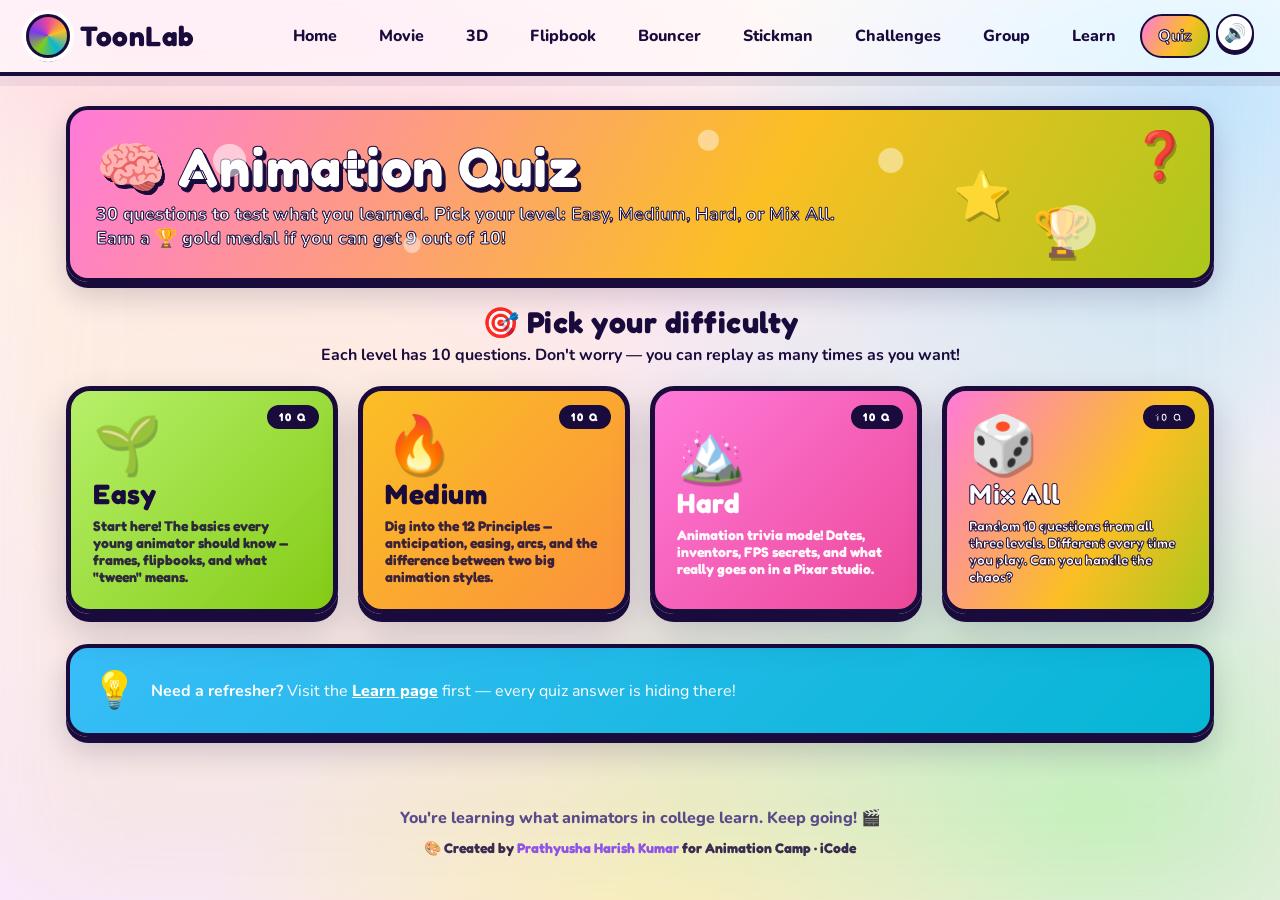
<file: quiz.html>
<!doctype html>
<html lang="en">
<head>
<meta charset="utf-8" />
<meta name="viewport" content="width=device-width,initial-scale=1" />
<title>Quiz — ToonLab</title>
<link rel="preconnect" href="https://fonts.googleapis.com">
<link rel="preconnect" href="https://fonts.gstatic.com" crossorigin>
<link href="https://fonts.googleapis.com/css2?family=Fredoka:wght@500;600;700&family=Nunito:wght@600;700;800;900&display=swap" rel="stylesheet">
<link rel="stylesheet" href="styles.css" />
<link rel="icon" href="data:image/svg+xml,<svg xmlns=%22http://www.w3.org/2000/svg%22 viewBox=%220 0 100 100%22><text y=%22.9em%22 font-size=%2290%22>❓</text></svg>" />
</head>
<body>

<nav class="nav">
  <a href="index.html" class="brand"><span class="logo"></span> ToonLab</a>
  <div class="nav-links">
    <a href="index.html">Home</a>
    <a href="movie.html">Movie</a>
    <a href="world3d.html">3D</a>
    <a href="flipbook.html">Flipbook</a>
    <a href="bouncer.html">Bouncer</a>
    <a href="stickman.html">Stickman</a>
    <a href="challenge.html">Challenges</a>
    <a href="collab.html">Group</a>
    <a href="learn.html">Learn</a>
    <a href="quiz.html" class="active">Quiz</a>
  </div>
</nav>

<div class="page">
  <section class="banner">
    <span class="float f1">❓</span>
    <span class="float f2">🏆</span>
    <span class="float f3">⭐</span>
    <h1>🧠 Animation Quiz</h1>
    <p>30 questions to test what you learned. Pick your level: <strong>Easy, Medium, Hard,</strong> or <strong>Mix All</strong>. Earn a 🏆 gold medal if you can get 9 out of 10!</p>
  </section>

  <!-- ============ START SCREEN ============ -->
  <section id="screen-start" class="quiz-screen">
    <h2 style="text-align:center; margin:14px 0 4px; font-size:30px">🎯 Pick your difficulty</h2>
    <p style="text-align:center; font-weight:700; margin:0 0 6px">Each level has 10 questions. Don't worry — you can replay as many times as you want!</p>
    <div class="diff-grid">
      <button class="diff-card easy" data-level="easy">
        <span class="pill">10 Q</span>
        <span class="ico">🌱</span>
        <h3>Easy</h3>
        <p>Start here! The basics every young animator should know — frames, flipbooks, and what "tween" means.</p>
      </button>
      <button class="diff-card medium" data-level="medium">
        <span class="pill">10 Q</span>
        <span class="ico">🔥</span>
        <h3>Medium</h3>
        <p>Dig into the 12 Principles — anticipation, easing, arcs, and the difference between two big animation styles.</p>
      </button>
      <button class="diff-card hard" data-level="hard">
        <span class="pill">10 Q</span>
        <span class="ico">🏔️</span>
        <h3>Hard</h3>
        <p>Animation trivia mode! Dates, inventors, FPS secrets, and what really goes on in a Pixar studio.</p>
      </button>
      <button class="diff-card mix" data-level="mix">
        <span class="pill">10 Q</span>
        <span class="ico">🎲</span>
        <h3>Mix All</h3>
        <p>Random 10 questions from all three levels. Different every time you play. Can you handle the chaos?</p>
      </button>
    </div>

    <div class="tip-strip" style="margin-top:30px">
      <span class="ico">💡</span>
      <div><strong>Need a refresher?</strong> Visit the <a href="learn.html" style="color:#fff; text-decoration:underline; font-weight:800">Learn page</a> first — every quiz answer is hiding there!</div>
    </div>
  </section>

  <!-- ============ PLAY SCREEN ============ -->
  <section id="screen-play" class="quiz-screen hidden">
    <div class="quiz-bar">
      <span class="qnum" id="qNum">Question 1 of 10</span>
      <div class="qtrack"><div class="qfill" id="qFill"></div></div>
      <span class="qscore" id="qScore">⭐ 0</span>
    </div>

    <div class="qcard">
      <span class="qlabel" id="qLabel">Easy</span>
      <h2 class="qtext" id="qText">Question text appears here</h2>
      <div class="answers" id="qAnswers"></div>
    </div>

    <div id="qFeedback"></div>

    <div class="qcontrols">
      <button class="btn ghost" id="quitBtn" data-sound="boop">⬅ Quit</button>
      <button class="btn rainbow" id="nextBtn" data-sound="pop" style="display:none">Next ➜</button>
    </div>
  </section>

  <!-- ============ END SCREEN ============ -->
  <section id="screen-end" class="quiz-screen hidden">
    <div class="result-card">
      <div class="medal" id="endMedal">🏆</div>
      <h2 id="endTitle">Animation Master!</h2>
      <div class="score-display"><strong id="endScore">0</strong> out of 10</div>
      <p class="msg" id="endMsg">You scored amazing!</p>
      <div class="ctas">
        <button class="btn rainbow big" id="retryBtn" data-sound="fanfare" data-confetti>↻ Try Again</button>
        <button class="btn ghost big" id="changeBtn" data-sound="pop">🎯 Different Level</button>
        <a href="learn.html" class="btn purple big" data-sound="pop">📖 Review Lessons</a>
      </div>
      <button class="review-toggle" id="reviewToggle">📋 Show my answers</button>
      <div class="review-list hidden" id="reviewList"></div>
    </div>
  </section>

</div>

<footer>You're learning what animators in college learn. Keep going! 🎬<span class="credit">🎨 Created by <strong>Prathyusha Harish Kumar</strong> for Animation Camp · iCode</span></footer>

<script src="fx.js"></script>
<script>
/* =====================================================================
   ToonLab Animation Quiz — 30 original questions
   All questions and explanations written for this project.
   ===================================================================== */

const QUIZ = {
  easy: [
    {
      q: 'What does "FPS" stand for in animation?',
      a: ['Fast Picture System', 'Frames Per Second', 'Film Process Speed', 'Funny Picture Stuff'],
      correct: 1,
      explain: 'FPS tells you how many pictures (frames) are shown each second. More frames = smoother motion.'
    },
    {
      q: 'What is a single picture in an animation called?',
      a: ['A scene', 'A frame', 'A shot', 'A pixel'],
      correct: 1,
      explain: 'A frame is one still picture. Show lots of them quickly and they look like they are moving.'
    },
    {
      q: 'What is a flipbook?',
      a: ['A book you flip to read backwards', 'A stack of drawings you flip through to see animation', 'A book that flips itself', 'An e-reader'],
      correct: 1,
      explain: 'A flipbook is a stack of drawings, each a tiny bit different. Flip the pages quickly and your drawings come alive!'
    },
    {
      q: 'What does the word "animate" actually mean?',
      a: ['To draw very fast', 'To give life to', 'To make funny', 'To color in'],
      correct: 1,
      explain: '"Animate" comes from the Latin word animare, meaning "to give life." Pretty cool, right?'
    },
    {
      q: 'What is "onion skin" in animation?',
      a: ['A vegetable you eat', 'A ghost of the previous frame shown behind your new one', 'The first layer of a drawing', 'A type of paper'],
      correct: 1,
      explain: 'Onion skin lets you peek at the previous frame faintly while drawing the new one — so you know what to draw next.'
    },
    {
      q: 'How many Principles of Animation are there?',
      a: ['5', '7', '12', '20'],
      correct: 2,
      explain: '12 — they were written down by two veteran Disney animators in 1981, and every great cartoon still uses them.'
    },
    {
      q: 'What is "squash and stretch"?',
      a: ['A wrestling move', 'Making a character squish when it lands and stretch when it leaps', 'Two yoga poses', 'A way to draw faces'],
      correct: 1,
      explain: 'Squash and stretch makes things feel bouncy and alive instead of stiff like a rock.'
    },
    {
      q: 'Which feels more like real animation — a ball that squishes when it lands, or one that stays a perfect circle?',
      a: ['The perfect circle', 'The squishy one', 'They look the same', 'Neither'],
      correct: 1,
      explain: 'Squashing makes a ball feel bouncy and full of life. Stiff is boring!'
    },
    {
      q: 'What is a "keyframe"?',
      a: ['The first frame of a movie', 'A frame on a keyboard', 'An important "big moment" pose the animator plans first', 'A locked frame'],
      correct: 2,
      explain: 'Keyframes are the big poses an animator plans first. The in-between frames fill the space between keyframes.'
    },
    {
      q: 'In animation, what does "tween" mean?',
      a: ['A teenager', 'Two screens', 'The frames in BETWEEN two keyframes', 'Twin frames'],
      correct: 2,
      explain: '"Tween" is short for "in-between." It is all the smooth motion between two big keyframe poses.'
    },
  ],

  medium: [
    {
      q: 'Who wrote the famous book that listed the 12 Principles of Animation?',
      a: ['Two Disney animators named Frank Thomas and Ollie Johnston', 'Walt Disney himself', 'The Pixar founders', 'Hayao Miyazaki'],
      correct: 0,
      explain: 'Thomas and Johnston were two of Disney\'s "Nine Old Men" — legendary animators who shared their craft in a 1981 book.'
    },
    {
      q: 'Most movies show how many frames per second?',
      a: ['12 fps', '24 fps', '60 fps', '100 fps'],
      correct: 1,
      explain: '24 frames per second is the standard for film — fast enough that your brain blurs them into smooth motion.'
    },
    {
      q: 'What is the difference between "straight ahead" and "pose-to-pose" animation?',
      a: ['Straight ahead is faster', 'Straight ahead means drawing frame 1, 2, 3 in order; pose-to-pose means planning big keyframes first, then filling in', 'Pose-to-pose only works for stick figures', 'Straight ahead is for 3D, pose-to-pose for 2D'],
      correct: 1,
      explain: 'Two ways to plan animation. The Flipbook tool is straight-ahead style. The Stickman tool is pose-to-pose.'
    },
    {
      q: 'In animation, what is "anticipation"?',
      a: ['Waiting for the animation to load', 'The little wind-up motion before a big action', 'Predicting what happens next in the story', 'The end of a scene'],
      correct: 1,
      explain: 'Before a character jumps, they bend their knees first. That wind-up is anticipation — it sells the action.'
    },
    {
      q: 'What does it mean for a movement to follow an "arc"?',
      a: ['It moves in a curve, not a straight line', 'It looks like a rainbow', 'It bounces up and down', 'It goes over a bridge'],
      correct: 0,
      explain: 'Most real motion (an arm swinging, a thrown ball) follows a curved arc, not a stiff straight line.'
    },
    {
      q: 'What does "easing" change about a movement?',
      a: ['Its color', 'How its speed changes over time — like slowing down at the end', 'Its direction', 'Its size'],
      correct: 1,
      explain: 'Easing means the motion is not robotic. It speeds up, slows down, or bounces — much more natural.'
    },
    {
      q: 'What is "secondary action" in animation?',
      a: ['The villain\'s plan', 'Smaller motions on top of the main motion, like a tail wagging while a dog walks', 'The second scene in a movie', 'The animator\'s helper'],
      correct: 1,
      explain: 'Secondary actions are little extras — swinging hair, a wagging tail — that make the main movement feel alive.'
    },
    {
      q: 'What does "staging" mean in animation?',
      a: ['Putting characters on a theater stage', 'Setting up the shot so the important thing is easy to see', 'Stage 2 of the project', 'Rehearsing before drawing'],
      correct: 1,
      explain: 'Staging is composition. You make sure the audience knows where to look — don\'t hide your hero behind a lamp.'
    },
    {
      q: 'What is "follow through" in animation?',
      a: ['Tracking a character\'s path', 'When parts of a character keep moving a bit AFTER the main motion stops, like hair settling', 'Finishing the animation', 'The credits at the end'],
      correct: 1,
      explain: 'When you stop walking, your hair still swings for a moment. Follow-through makes characters feel real.'
    },
    {
      q: 'What was Pixar\'s very first short film — the one you see in their logo?',
      a: ['A short about a toy', 'A short about a bouncing desk lamp called Luxo Jr.', 'A short about a bug', 'A short about a fish'],
      correct: 1,
      explain: 'Luxo Jr. is the hopping desk lamp you see in the Pixar logo. It was their first short, from 1986.'
    },
  ],

  hard: [
    {
      q: 'In what year was the first animated film made?',
      a: ['1832', '1908', '1928', '1937'],
      correct: 1,
      explain: 'Émile Cohl made Fantasmagorie in France in 1908. It was about 75 seconds of stick-figure shapes morphing.'
    },
    {
      q: 'What was the first animated film called?',
      a: ['Steamboat Willie', 'Fantasmagorie', 'Snow White', 'Gertie the Dinosaur'],
      correct: 1,
      explain: 'Fantasmagorie, made by Émile Cohl in 1908 — about 700 individual drawings on paper.'
    },
    {
      q: 'What is "persistence of vision"?',
      a: ['Never giving up on your art', 'Your eyes hold an image for a tiny moment, which makes still pictures look like motion', 'A type of optical illusion in 3D', 'Wearing glasses for a long time'],
      correct: 1,
      explain: 'Your eye keeps an image for about 1/16 of a second. That delay is what makes 24 still pictures per second look like smooth motion.'
    },
    {
      q: 'What is a "phenakistoscope"?',
      a: ['A type of dinosaur', 'A spinning disc with drawings — one of the earliest animation devices, from 1832', 'A film projector', 'A camera'],
      correct: 1,
      explain: 'Invented by Joseph Plateau in 1832. You spin the disc and peek through slits — the drawings look like they are moving!'
    },
    {
      q: 'Studio Ghibli (the famous Japanese anime studio) often animates at how many FPS?',
      a: ['8 fps', '24 fps', '60 fps', '120 fps'],
      correct: 0,
      explain: 'Around 8 fps on purpose — fewer drawings actually gives a hand-crafted, soulful feel.'
    },
    {
      q: 'What year did the cartoon "Steamboat Willie" come out?',
      a: ['1908', '1928', '1937', '1955'],
      correct: 1,
      explain: '1928 — it is famous for being one of the first cartoons with synchronized sound.'
    },
    {
      q: 'The first FEATURE-LENGTH animated movie came out in what year?',
      a: ['1908', '1928', '1937', '1986'],
      correct: 2,
      explain: '1937\'s Snow White and the Seven Dwarfs was the first full-length animated feature.'
    },
    {
      q: 'What does "rigging" mean in animation?',
      a: ['Cheating at a game', 'Adding "bones" to a character so animators can pose them like a puppet', 'A sailing term', 'Setting up lights'],
      correct: 1,
      explain: 'Riggers add a skeleton to 3D characters. Then animators move the bones to pose them — like a digital puppet.'
    },
    {
      q: 'In the 12 Principles, what does "Appeal" mean?',
      a: ['Begging your boss for a raise', 'The character has to be fun and interesting to watch', 'Appealing to film censors', 'How loud the soundtrack is'],
      correct: 1,
      explain: 'Appeal is about the character design — a memorable shape, fun proportions, something that grabs your eye.'
    },
    {
      q: 'In stop-motion animation (with clay puppets), how much do animators usually move things between each frame?',
      a: ['A whole inch', 'About 1 millimeter', 'Half a foot', 'It doesn\'t matter'],
      correct: 1,
      explain: 'About 1 mm at a time! That is why a single second of stop-motion can take a full day to shoot.'
    },
  ],
};

/* ---------- DOM ---------- */
const screens = {
  start: document.getElementById('screen-start'),
  play:  document.getElementById('screen-play'),
  end:   document.getElementById('screen-end'),
};
function show(name){
  for (const k in screens) screens[k].classList.toggle('hidden', k !== name);
  window.scrollTo({ top: 0, behavior:'smooth' });
}

/* ---------- State ---------- */
let session = null; // { level, questions, idx, score, answers:[{q, picked, correct}] }

/* ---------- Helpers ---------- */
function shuffle(arr){
  const a = arr.slice();
  for (let i = a.length - 1; i > 0; i--){
    const j = Math.floor(Math.random() * (i + 1));
    [a[i], a[j]] = [a[j], a[i]];
  }
  return a;
}

function buildQuestions(level){
  let pool;
  if (level === 'mix'){
    pool = [...QUIZ.easy, ...QUIZ.medium, ...QUIZ.hard];
    pool = shuffle(pool).slice(0, 10);
  } else {
    pool = shuffle(QUIZ[level]);
  }
  // shuffle answer order per question
  return pool.map(item => {
    const order = shuffle([0,1,2,3]);
    const answers = order.map(i => item.a[i]);
    const correct = order.indexOf(item.correct);
    return { q: item.q, a: answers, correct, explain: item.explain, level: item._level || level };
  });
}
// tag each question with its level (for "mix" review)
for (const lvl of ['easy','medium','hard']){
  QUIZ[lvl].forEach(q => q._level = lvl);
}

/* ---------- Start screen wiring ---------- */
document.querySelectorAll('.diff-card').forEach(btn => {
  btn.addEventListener('click', () => {
    const level = btn.dataset.level;
    startQuiz(level);
    if (window.ToonFX){ ToonFX.sounds.pop(); }
  });
});

function startQuiz(level){
  session = {
    level,
    questions: buildQuestions(level),
    idx: 0,
    score: 0,
    answers: [],
  };
  renderQuestion();
  show('play');
}

/* ---------- Question rendering ---------- */
function renderQuestion(){
  const q = session.questions[session.idx];
  document.getElementById('qNum').textContent = `Question ${session.idx + 1} of 10`;
  document.getElementById('qScore').textContent = `⭐ ${session.score}`;
  document.getElementById('qFill').style.width = ((session.idx) / 10 * 100) + '%';

  const lvl = q.level || session.level;
  const lvlLabel = { easy:'Easy', medium:'Medium', hard:'Hard', mix:'Mix' }[lvl];
  const qLabel = document.getElementById('qLabel');
  qLabel.textContent = lvlLabel;
  qLabel.className = 'qlabel ' + lvl;

  document.getElementById('qText').textContent = q.q;

  const answersEl = document.getElementById('qAnswers');
  answersEl.innerHTML = '';
  const letters = ['A','B','C','D'];
  q.a.forEach((ans, i) => {
    const b = document.createElement('button');
    b.className = 'answer-btn';
    b.innerHTML = `<span class="letter">${letters[i]}</span><span>${escapeHtml(ans)}</span>`;
    b.onclick = () => pickAnswer(i, b);
    answersEl.appendChild(b);
  });

  document.getElementById('qFeedback').innerHTML = '';
  document.getElementById('nextBtn').style.display = 'none';
}
function escapeHtml(s){
  return s.replace(/[<>&"']/g, c => ({'<':'&lt;','>':'&gt;','&':'&amp;','"':'&quot;',"'":'&#39;'})[c]);
}

/* ---------- Answer picking ---------- */
function pickAnswer(picked, btn){
  const q = session.questions[session.idx];
  const right = picked === q.correct;
  session.answers.push({ q: q.q, picked: q.a[picked], correct: q.a[q.correct], right, explain: q.explain });

  // disable all
  document.querySelectorAll('.answer-btn').forEach((b, i) => {
    b.disabled = true;
    if (i === q.correct) b.classList.add('correct');
    if (i === picked && !right) b.classList.add('wrong');
  });

  // feedback panel
  const fb = document.getElementById('qFeedback');
  if (right){
    session.score++;
    fb.innerHTML = `
      <div class="qfeedback">
        <span class="icon">🎉</span>
        <div>
          <h4>Correct!</h4>
          <p>${escapeHtml(q.explain)}</p>
        </div>
      </div>`;
    if (window.ToonFX){
      ToonFX.sounds.ding();
      const r = btn.getBoundingClientRect();
      ToonFX.confettiBurst(r.left + r.width/2, r.top + r.height/2);
    }
  } else {
    fb.innerHTML = `
      <div class="qfeedback">
        <span class="icon">💭</span>
        <div>
          <h4>Not quite — the answer was: ${escapeHtml(q.a[q.correct])}</h4>
          <p>${escapeHtml(q.explain)}</p>
        </div>
      </div>`;
    if (window.ToonFX) ToonFX.sounds.boop();
  }

  document.getElementById('qScore').textContent = `⭐ ${session.score}`;
  document.getElementById('qFill').style.width = ((session.idx + 1) / 10 * 100) + '%';

  const next = document.getElementById('nextBtn');
  next.style.display = '';
  next.textContent = (session.idx === 9) ? '🏁 See Results' : 'Next ➜';
}

document.getElementById('nextBtn').onclick = () => {
  if (session.idx === 9) return endQuiz();
  session.idx++;
  renderQuestion();
};

document.getElementById('quitBtn').onclick = () => {
  if (confirm('Quit this quiz? Your score won\'t be saved.')) show('start');
};

/* ---------- End screen ---------- */
function endQuiz(){
  const s = session.score;
  const medalEl = document.getElementById('endMedal');
  const titleEl = document.getElementById('endTitle');
  const msgEl   = document.getElementById('endMsg');
  document.getElementById('endScore').textContent = s;

  let medal, title, msg;
  if (s === 10){
    medal = '🏆'; title = 'PERFECT SCORE!';
    msg = 'You are an Animation Master! Disney and Pixar would be proud. Try the Hard level next!';
  } else if (s >= 8){
    medal = '🥇'; title = 'Gold Medal!';
    msg = 'Amazing work — you really know your stuff. Time to make a real movie in the Movie Maker!';
  } else if (s >= 6){
    medal = '🥈'; title = 'Silver Medal!';
    msg = 'Solid effort! Review the Learn page for the tricky ones, then come back for gold.';
  } else if (s >= 4){
    medal = '🥉'; title = 'Bronze Medal!';
    msg = 'Good start! Every great animator started as a beginner. Try the easy level if you haven\'t yet.';
  } else {
    medal = '📒'; title = 'Keep Practicing!';
    msg = 'No worries — animation is full of weird words. Read the Learn page and try again, you\'ve got this!';
  }
  medalEl.textContent = medal;
  // re-trigger pop animation
  medalEl.style.animation = 'none';
  medalEl.offsetHeight;
  medalEl.style.animation = '';
  titleEl.textContent = title;
  msgEl.textContent = msg;

  // build review list (hidden by default)
  const list = document.getElementById('reviewList');
  list.innerHTML = '';
  session.answers.forEach((a, i) => {
    const item = document.createElement('div');
    item.className = 'review-item';
    item.innerHTML = `
      <span class="tag ${a.right ? 'ok' : 'no'}">${a.right ? '✓ Right' : '✗ Wrong'}</span>
      <strong>Q${i+1}.</strong> ${escapeHtml(a.q)}
      <div class="q">Your answer: <em>${escapeHtml(a.picked)}</em></div>
      ${a.right ? '' : `<div class="q">Correct answer: <strong>${escapeHtml(a.correct)}</strong></div>`}
      <div class="a">${escapeHtml(a.explain)}</div>
    `;
    list.appendChild(item);
  });
  list.classList.add('hidden');
  document.getElementById('reviewToggle').textContent = '📋 Show my answers';

  show('end');

  if (window.ToonFX){
    if (s >= 8) ToonFX.sounds.fanfare();
    else ToonFX.sounds.ding();
    if (s >= 6){
      setTimeout(() => ToonFX.confettiBurst(window.innerWidth/2, 240), 250);
      if (s === 10) setTimeout(() => ToonFX.confettiBurst(window.innerWidth/2, 240), 700);
    }
  }
}

document.getElementById('retryBtn').onclick = () => startQuiz(session.level);
document.getElementById('changeBtn').onclick = () => show('start');
document.getElementById('reviewToggle').onclick = () => {
  const list = document.getElementById('reviewList');
  const open = list.classList.toggle('hidden');
  document.getElementById('reviewToggle').textContent = open ? '📋 Show my answers' : '🙈 Hide my answers';
};
</script>
</body>
</html>
</file>
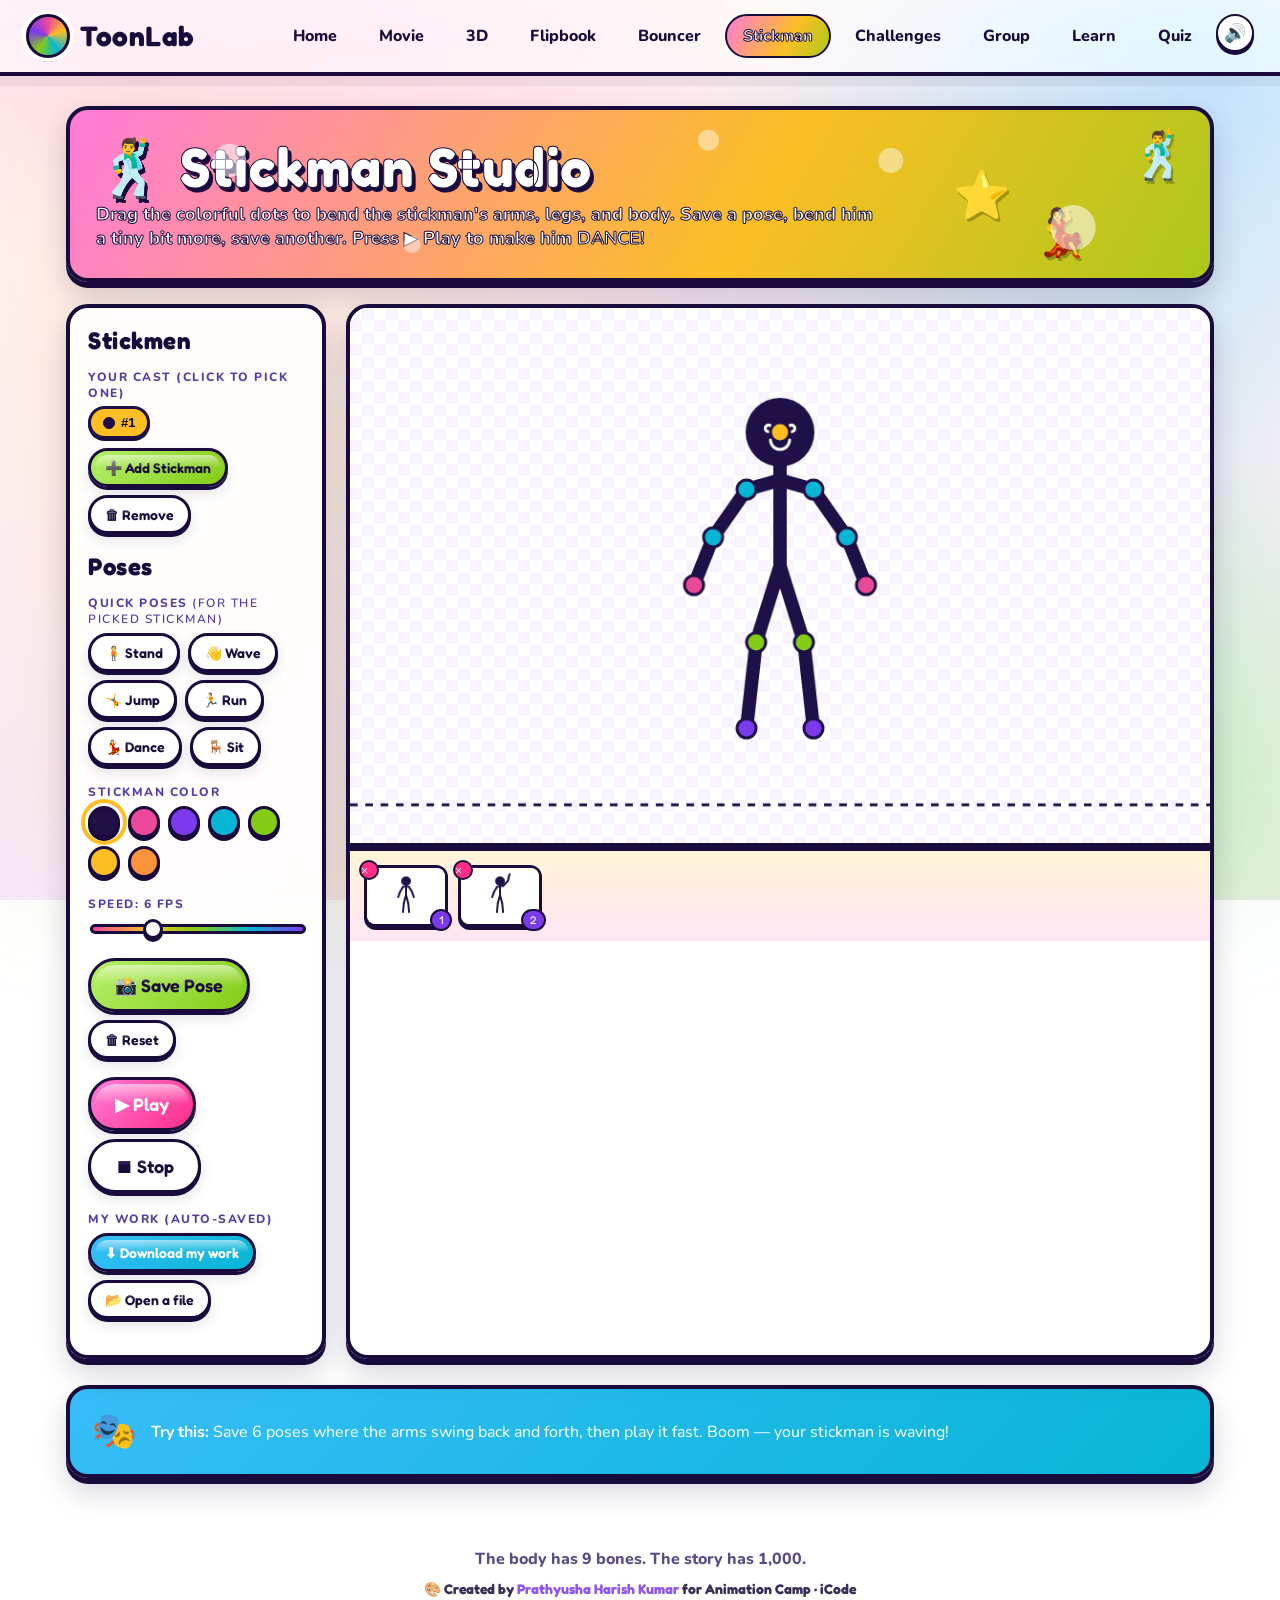
<file: stickman.html>
<!doctype html>
<html lang="en">
<head>
<meta charset="utf-8" />
<meta name="viewport" content="width=device-width,initial-scale=1" />
<title>Stickman — ToonLab</title>
<link rel="preconnect" href="https://fonts.googleapis.com">
<link rel="preconnect" href="https://fonts.gstatic.com" crossorigin>
<link href="https://fonts.googleapis.com/css2?family=Fredoka:wght@500;600;700&family=Nunito:wght@600;700;800&display=swap" rel="stylesheet">
<link rel="stylesheet" href="styles.css" />
<link rel="icon" href="data:image/svg+xml,<svg xmlns=%22http://www.w3.org/2000/svg%22 viewBox=%220 0 100 100%22><text y=%22.9em%22 font-size=%2290%22>🕺</text></svg>" />
</head>
<body>

<nav class="nav">
  <a href="index.html" class="brand"><span class="logo"></span> ToonLab</a>
  <div class="nav-links">
    <a href="index.html">Home</a>
    <a href="movie.html">Movie</a>
    <a href="world3d.html">3D</a>
    <a href="flipbook.html">Flipbook</a>
    <a href="bouncer.html">Bouncer</a>
    <a href="stickman.html" class="active">Stickman</a>
    <a href="challenge.html">Challenges</a>
    <a href="collab.html">Group</a>
    <a href="learn.html">Learn</a>
    <a href="quiz.html">Quiz</a>
  </div>
</nav>

<div class="page">
  <section class="banner">
    <span class="float f1">🕺</span>
    <span class="float f2">💃</span>
    <span class="float f3">⭐</span>
    <h1>🕺 Stickman Studio</h1>
    <p>Drag the colorful dots to bend the stickman's arms, legs, and body. Save a pose, bend him a tiny bit more, save another. Press ▶ Play to make him <strong>DANCE!</strong></p>
  </section>

  <div class="studio">
    <aside class="panel">
      <h2>Stickmen</h2>

      <div class="group">
        <label>Your cast (click to pick one)</label>
        <div class="figure-list" id="figureList"></div>
        <div class="button-row" style="margin-top:8px">
          <button class="btn small green" id="addFigure" data-sound="pop" data-confetti>➕ Add Stickman</button>
          <button class="btn small ghost" id="removeFigure" data-sound="boop">🗑 Remove</button>
        </div>
      </div>

      <h2>Poses</h2>

      <div class="group">
        <label>Quick poses <span style="font-weight:600; color:#5b3da4">(for the picked stickman)</span></label>
        <div class="button-row">
          <button class="btn small ghost" data-pose="stand">🧍 Stand</button>
          <button class="btn small ghost" data-pose="wave">👋 Wave</button>
          <button class="btn small ghost" data-pose="jump">🤸 Jump</button>
          <button class="btn small ghost" data-pose="run">🏃 Run</button>
          <button class="btn small ghost" data-pose="dance">💃 Dance</button>
          <button class="btn small ghost" data-pose="sit">🪑 Sit</button>
        </div>
      </div>

      <div class="group">
        <label>Stickman color</label>
        <div class="swatches" id="swatches"></div>
      </div>

      <div class="group">
        <label>Speed: <span id="fpsLabel">6</span> fps</label>
        <input type="range" id="fps" min="1" max="20" value="6" style="width:100%" />
      </div>

      <div class="group">
        <div class="button-row">
          <button class="btn green" id="addPose" data-sound="pop" data-confetti>📸 Save Pose</button>
          <button class="btn ghost small" id="clearPoses" data-sound="boop">🗑 Reset</button>
        </div>
      </div>

      <div class="group">
        <div class="button-row">
          <button class="btn pink" id="playBtn" data-sound="ding">▶ Play</button>
          <button class="btn ghost" id="stopBtn" data-sound="boop">⏹ Stop</button>
        </div>
      </div>

      <div class="group">
        <label>My work (auto-saved)</label>
        <div data-toonbar="stickman"></div>
      </div>
    </aside>

    <section class="panel stage-wrap">
      <canvas id="stage" class="stage" width="900" height="560"></canvas>
      <div class="frames" id="frames"></div>
    </section>
  </div>

  <div class="tip-strip">
    <span class="ico">🎭</span>
    <div><strong>Try this:</strong> Save 6 poses where the arms swing back and forth, then play it fast. Boom — your stickman is waving!</div>
  </div>
</div>

<footer>The body has 9 bones. The story has 1,000.<span class="credit">🎨 Created by <strong>Prathyusha Harish Kumar</strong> for Animation Camp · iCode</span></footer>

<script src="fx.js"></script>
<script src="store.js"></script>
<script>
/* ---------------- Stickman Studio (multi-figure) ----------------
   Each stickman is 13 "joints" (points). You can have a whole CAST
   of them on stage. Drag any joint to bend that stickman. Each
   keyframe remembers EVERY stickman, so they can all dance together.
*/
const stage = document.getElementById('stage');
const ctx = stage.getContext('2d');
const W = stage.width, H = stage.height;
const COLORS = ['#1f1147','#ec4899','#7c3aed','#06b6d4','#84cc16','#fbbf24','#fb923c'];

const BONES = [
  ['head','neck'],
  ['neck','hips'],
  ['neck','lshoulder'], ['lshoulder','lelbow'], ['lelbow','lhand'],
  ['neck','rshoulder'], ['rshoulder','relbow'], ['relbow','rhand'],
  ['hips','lknee'], ['lknee','lfoot'],
  ['hips','rknee'], ['rknee','rfoot'],
];
const HANDLE_COLORS = {
  head:'#fbbf24', neck:'#1f1147', hips:'#1f1147',
  lshoulder:'#06b6d4', rshoulder:'#06b6d4',
  lelbow:'#06b6d4', relbow:'#06b6d4',
  lhand:'#ec4899', rhand:'#ec4899',
  lknee:'#84cc16', rknee:'#84cc16',
  lfoot:'#7c3aed', rfoot:'#7c3aed',
};

// ----- joint maker -----
function makePose(cx, cy){
  return {
    head:      [cx,        cy - 180],
    neck:      [cx,        cy - 130],
    hips:      [cx,        cy -  40],
    lshoulder: [cx - 35,   cy - 120],
    lelbow:    [cx - 70,   cy -  70],
    lhand:     [cx - 90,   cy -  20],
    rshoulder: [cx + 35,   cy - 120],
    relbow:    [cx + 70,   cy -  70],
    rhand:     [cx + 90,   cy -  20],
    lknee:     [cx - 25,   cy +  40],
    lfoot:     [cx - 35,   cy + 130],
    rknee:     [cx + 25,   cy +  40],
    rfoot:     [cx + 35,   cy + 130],
  };
}

// ----- the cast: a list of figures, each {joints, color} -----
let figures = [{ joints: makePose(W/2, H/2 + 30), color: COLORS[0] }];
let sel = 0;                       // which figure is being edited
function curFig(){ return figures[sel]; }

/* ----- swatches change the SELECTED stickman's color ----- */
const sw = document.getElementById('swatches');
COLORS.forEach((c,i)=>{
  const el = document.createElement('div');
  el.className = 'swatch' + (i===0?' active':'');
  el.style.background = c;
  el.dataset.color = c;
  el.onclick = ()=>{
    curFig().color = c;
    document.querySelectorAll('.swatch').forEach(s=>s.classList.remove('active'));
    el.classList.add('active');
    render(); rebuildFigureList(); scheduleSave();
  };
  sw.appendChild(el);
});
function syncSwatch(){
  document.querySelectorAll('.swatch').forEach(s=>s.classList.toggle('active', s.dataset.color === curFig().color));
}

/* ----- rendering ----- */
function drawFigure(p, color, withHandles){
  ctx.strokeStyle = color;
  ctx.lineWidth = 14;
  ctx.lineCap = 'round';
  for (const [a,b] of BONES){
    ctx.beginPath();
    ctx.moveTo(p[a][0], p[a][1]);
    ctx.lineTo(p[b][0], p[b][1]);
    ctx.stroke();
  }
  // head
  ctx.fillStyle = color;
  ctx.beginPath(); ctx.arc(p.head[0], p.head[1], 36, 0, Math.PI*2); ctx.fill();
  // face
  ctx.fillStyle = '#fff';
  ctx.beginPath(); ctx.arc(p.head[0]-12, p.head[1]-4, 5, 0, Math.PI*2); ctx.fill();
  ctx.beginPath(); ctx.arc(p.head[0]+12, p.head[1]-4, 5, 0, Math.PI*2); ctx.fill();
  ctx.fillStyle = '#1f1147';
  ctx.beginPath(); ctx.arc(p.head[0]-12, p.head[1]-4, 2, 0, Math.PI*2); ctx.fill();
  ctx.beginPath(); ctx.arc(p.head[0]+12, p.head[1]-4, 2, 0, Math.PI*2); ctx.fill();
  ctx.strokeStyle = '#fff'; ctx.lineWidth = 3;
  ctx.beginPath();
  ctx.arc(p.head[0], p.head[1]+8, 10, 0, Math.PI);
  ctx.stroke();

  if (withHandles){
    for (const k in p){
      if (k==='neck' || k==='hips') continue;
      ctx.fillStyle = HANDLE_COLORS[k];
      ctx.strokeStyle = '#1f1147'; ctx.lineWidth = 3;
      ctx.beginPath();
      ctx.arc(p[k][0], p[k][1], 10, 0, Math.PI*2);
      ctx.fill(); ctx.stroke();
    }
  }
}
function render(playFrame=null){
  ctx.clearRect(0,0,W,H);
  // floor line
  ctx.strokeStyle = '#1f1147'; ctx.lineWidth = 3;
  ctx.setLineDash([8,8]);
  ctx.beginPath(); ctx.moveTo(0, H-40); ctx.lineTo(W, H-40); ctx.stroke();
  ctx.setLineDash([]);

  const list = playFrame || figures;
  list.forEach((fig, idx)=>{
    drawFigure(fig.joints, fig.color, !playFrame && idx === sel);
  });
}

/* ----- drag joints (across any stickman; picking one selects it) ----- */
let drag = null;     // {fig, joint}
function getPos(e){
  const r = stage.getBoundingClientRect();
  const x = (e.touches ? e.touches[0].clientX : e.clientX) - r.left;
  const y = (e.touches ? e.touches[0].clientY : e.clientY) - r.top;
  return [x*(W/r.width), y*(H/r.height)];
}
stage.addEventListener('mousedown', e=>{ e.preventDefault(); pick(getPos(e)); });
stage.addEventListener('touchstart', e=>{ e.preventDefault(); pick(getPos(e)); }, {passive:false});
function pick([x,y]){
  let best=null, bd=20, bestFig=null;
  figures.forEach((fig, idx)=>{
    const p = fig.joints;
    for (const k in p){
      if (k==='neck'||k==='hips') continue;
      const dx=x-p[k][0], dy=y-p[k][1];
      const d=Math.sqrt(dx*dx+dy*dy);
      if (d<bd){ bd=d; best=k; bestFig=idx; }
    }
  });
  // big head radius fallback
  if (best===null){
    figures.forEach((fig, idx)=>{
      const dx=x-fig.joints.head[0], dy=y-fig.joints.head[1];
      if (Math.sqrt(dx*dx+dy*dy) < 36){ best='head'; bestFig=idx; }
    });
  }
  if (best!==null){
    if (bestFig !== sel){ sel = bestFig; syncSwatch(); rebuildFigureList(); }
    drag = { fig: bestFig, joint: best };
    render();
  }
}
window.addEventListener('mousemove', e=>{ if (drag) move(getPos(e)); });
window.addEventListener('touchmove', e=>{ if (drag){ e.preventDefault(); move(getPos(e)); } }, {passive:false});
function move([x,y]){
  figures[drag.fig].joints[drag.joint] = [Math.max(0,Math.min(W,x)), Math.max(0,Math.min(H,y))];
  render();
}
window.addEventListener('mouseup', ()=>{ if (drag){ drag=null; scheduleSave(); } });
window.addEventListener('touchend', ()=>{ if (drag){ drag=null; scheduleSave(); } });

/* ----- preset poses (applied to the selected stickman, kept in place) ----- */
function cy(p){ return p.hips[1]+40 } // ground reference of a baseline pose
const PRESETS = {
  stand: cx => makePose(cx, H/2 + 30),
  wave: cx => {
    const p = makePose(cx, H/2 + 30);
    p.rshoulder = [cx+35, cy(p)-130]; p.relbow=[cx+90, cy(p)-180]; p.rhand=[cx+110, cy(p)-250];
    return p;
  },
  jump: cx => {
    const p = makePose(cx, H/2);
    p.lshoulder=[cx-35,cy(p)-130]; p.lelbow=[cx-50,cy(p)-200]; p.lhand=[cx-70,cy(p)-270];
    p.rshoulder=[cx+35,cy(p)-130]; p.relbow=[cx+50,cy(p)-200]; p.rhand=[cx+70,cy(p)-270];
    p.lknee=[cx-15,cy(p)+30]; p.lfoot=[cx-20,cy(p)+110];
    p.rknee=[cx+15,cy(p)+30]; p.rfoot=[cx+20,cy(p)+110];
    return p;
  },
  run: cx => {
    const p = makePose(cx, H/2 + 20);
    p.lelbow=[cx-65,cy(p)-110]; p.lhand=[cx-30,cy(p)-60];
    p.relbow=[cx+65,cy(p)-50];  p.rhand=[cx+90,cy(p)+10];
    p.lknee=[cx-50,cy(p)+30]; p.lfoot=[cx-90,cy(p)+90];
    p.rknee=[cx+15,cy(p)+60]; p.rfoot=[cx+50,cy(p)+120];
    return p;
  },
  dance: cx => {
    const p = makePose(cx, H/2 + 30);
    p.lshoulder=[cx-35,cy(p)-130]; p.lelbow=[cx-90,cy(p)-180]; p.lhand=[cx-130,cy(p)-220];
    p.rshoulder=[cx+35,cy(p)-130]; p.relbow=[cx+95,cy(p)-100]; p.rhand=[cx+140,cy(p)-50];
    p.lknee=[cx-30,cy(p)+50]; p.lfoot=[cx-65,cy(p)+120];
    p.rknee=[cx+45,cy(p)+30]; p.rfoot=[cx+90,cy(p)+100];
    return p;
  },
  sit: cx => {
    const p = makePose(cx, H/2 + 80);
    p.lknee=[cx-30, cy(p)+10]; p.lfoot=[cx-90, cy(p)+20];
    p.rknee=[cx+30, cy(p)+10]; p.rfoot=[cx+90, cy(p)+20];
    p.relbow=[cx+45,cy(p)-80]; p.rhand=[cx+60,cy(p)-30];
    p.lelbow=[cx-45,cy(p)-80]; p.lhand=[cx-60,cy(p)-30];
    return p;
  },
};
document.querySelectorAll('[data-pose]').forEach(b=>{
  b.onclick = ()=>{
    // keep the stickman roughly where it already is on stage
    const atX = curFig().joints.hips[0];
    curFig().joints = PRESETS[b.dataset.pose](atX);
    render(); scheduleSave();
  };
});

/* ----- the cast list (chips) ----- */
const figureList = document.getElementById('figureList');
function rebuildFigureList(){
  figureList.innerHTML = '';
  figures.forEach((fig, idx)=>{
    const chip = document.createElement('button');
    chip.className = 'figure-chip' + (idx===sel ? ' active':'');
    chip.style.borderColor = fig.color;
    chip.innerHTML = `<span class="dot" style="background:${fig.color}"></span> #${idx+1}`;
    chip.onclick = ()=>{ sel = idx; syncSwatch(); rebuildFigureList(); render(); };
    figureList.appendChild(chip);
  });
}
document.getElementById('addFigure').onclick = ()=>{
  const n = figures.length;
  const cx = 180 + ((n*220) % (W - 300));
  figures.push({ joints: makePose(cx, H/2 + 30), color: COLORS[n % COLORS.length] });
  sel = figures.length - 1;
  syncSwatch(); rebuildFigureList(); render(); scheduleSave();
  if (window.ToonFX) ToonFX.toast('New stickman added! Drag his joints.', '🕺');
};
document.getElementById('removeFigure').onclick = ()=>{
  if (figures.length <= 1){ if (window.ToonFX) ToonFX.toast('You need at least one stickman!', '🙂'); return; }
  figures.splice(sel, 1);
  sel = Math.min(sel, figures.length - 1);
  syncSwatch(); rebuildFigureList(); render(); scheduleSave();
};

/* ----- keyframes: each remembers EVERY stickman ----- */
const poses = [];   // array of frames; each frame = array of {joints,color}
const framesBar = document.getElementById('frames');
function snapshot(){
  return figures.map(f => ({ joints: JSON.parse(JSON.stringify(f.joints)), color: f.color }));
}
function thumbOf(frame){
  const c = document.createElement('canvas');
  c.width = 80; c.height = 60;
  const cx = c.getContext('2d');
  cx.fillStyle = '#fff'; cx.fillRect(0,0,80,60);
  const sx = 80/W, sy = 60/H;
  cx.lineWidth = 2; cx.lineCap='round';
  frame.forEach(fig=>{
    const p = fig.joints;
    cx.strokeStyle = fig.color;
    for (const [a,b] of BONES){
      cx.beginPath();
      cx.moveTo(p[a][0]*sx, p[a][1]*sy);
      cx.lineTo(p[b][0]*sx, p[b][1]*sy);
      cx.stroke();
    }
    cx.fillStyle = fig.color;
    cx.beginPath(); cx.arc(p.head[0]*sx, p.head[1]*sy, 5, 0, Math.PI*2); cx.fill();
  });
  return c;
}
function rebuildPoseBar(){
  framesBar.innerHTML = '';
  poses.forEach((frame,i)=>{
    const t = document.createElement('div');
    t.className = 'frame-thumb';
    t.appendChild(thumbOf(frame));
    const num = document.createElement('div');
    num.className = 'num'; num.textContent = i+1;
    t.appendChild(num);
    const x = document.createElement('div');
    x.className = 'x'; x.textContent = '×';
    x.onclick = ev => { ev.stopPropagation(); poses.splice(i,1); rebuildPoseBar(); scheduleSave(); };
    t.appendChild(x);
    t.onclick = ()=>{
      // load this keyframe back onto the stage to keep editing it
      figures = frame.map(f => ({ joints: JSON.parse(JSON.stringify(f.joints)), color: f.color }));
      sel = Math.min(sel, figures.length-1);
      syncSwatch(); rebuildFigureList(); render();
    };
    framesBar.appendChild(t);
  });
}
document.getElementById('addPose').onclick = ()=>{ poses.push(snapshot()); rebuildPoseBar(); scheduleSave(); };
document.getElementById('clearPoses').onclick = ()=>{ poses.length = 0; rebuildPoseBar(); scheduleSave(); };

/* ----- playback ----- */
let fps = 6;
document.getElementById('fps').oninput = e=>{
  fps = +e.target.value; document.getElementById('fpsLabel').textContent = fps; scheduleSave();
};
let playTimer = null;
document.getElementById('playBtn').onclick = ()=>{
  if (playTimer || poses.length === 0) return;
  let i = 0;
  playTimer = setInterval(()=>{
    render(poses[i]);
    i = (i+1) % poses.length;
  }, 1000/fps);
};
document.getElementById('stopBtn').onclick = ()=>{
  if (playTimer){ clearInterval(playTimer); playTimer = null; render(); }
};

/* ----- save / restore ----- */
function serialize(){
  return { fps, sel, figures, frames: poses };
}
function scheduleSave(){ if (window.ToonStore) ToonStore.autosave('stickman', serialize); }
function restore(data){
  if (!data || !Array.isArray(data.figures) || !data.figures.length) return false;
  figures = data.figures;
  poses.length = 0;
  if (Array.isArray(data.frames)) data.frames.forEach(f=>poses.push(f));
  sel = Math.min(data.sel || 0, figures.length - 1);
  if (typeof data.fps === 'number'){ fps = data.fps; document.getElementById('fps').value = fps; document.getElementById('fpsLabel').textContent = fps; }
  syncSwatch(); rebuildFigureList(); rebuildPoseBar(); render();
  return true;
}
if (window.ToonStore){
  const bar = document.querySelector('[data-toonbar="stickman"]');
  if (bar) ToonStore.toolbar(bar, {
    download: ()=> ToonStore.download('stickman', { kind:'stickman', data:serialize() }),
    restore: (data)=>{ if (restore(data)){ scheduleSave(); if (window.ToonFX) ToonFX.toast('Stickman scene opened!', '📂'); } }
  });
}

/* ----- init: restore, or start with one figure + 2 demo keyframes ----- */
const _saved = window.ToonStore ? ToonStore.load('stickman') : null;
if (!(_saved && restore(_saved))){
  syncSwatch();
  rebuildFigureList();
  poses.push(snapshot());                                   // stand
  curFig().joints = PRESETS.wave(W/2);
  poses.push(snapshot());                                   // wave
  curFig().joints = PRESETS.stand(W/2);
  rebuildPoseBar();
  render();
}
</script>
</body>
</html>
</file>
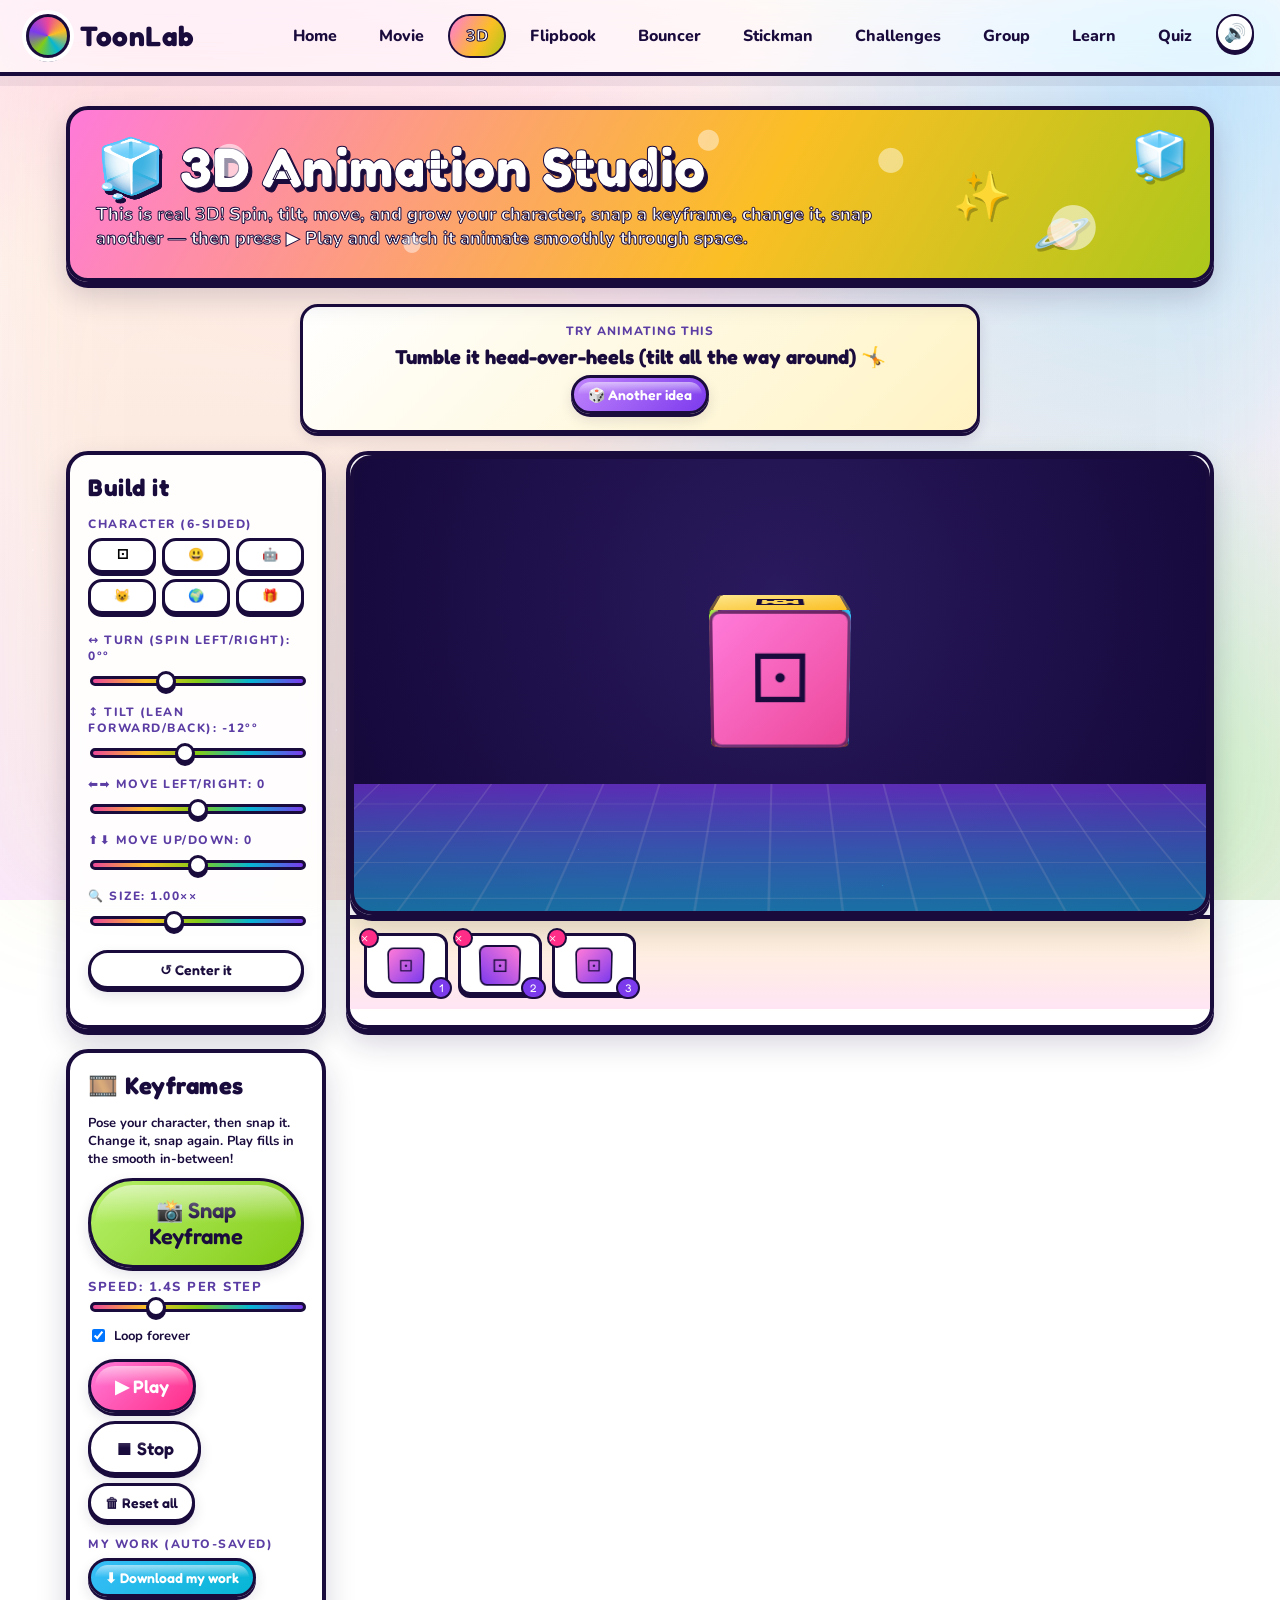
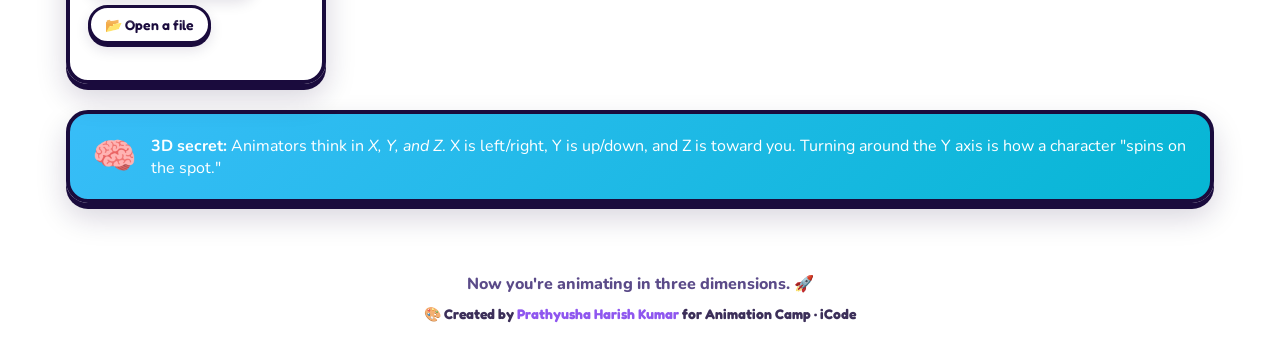
<file: world3d.html>
<!doctype html>
<html lang="en">
<head>
<meta charset="utf-8" />
<meta name="viewport" content="width=device-width,initial-scale=1" />
<title>3D Studio — ToonLab</title>
<meta name="description" content="Animate a character in real 3D! Spin, tilt, move, and grow it across keyframes, then press play." />
<link rel="preconnect" href="https://fonts.googleapis.com">
<link rel="preconnect" href="https://fonts.gstatic.com" crossorigin>
<link href="https://fonts.googleapis.com/css2?family=Fredoka:wght@500;600;700&family=Nunito:wght@600;700;800;900&display=swap" rel="stylesheet">
<link rel="stylesheet" href="styles.css" />
<link rel="icon" href="data:image/svg+xml,<svg xmlns=%22http://www.w3.org/2000/svg%22 viewBox=%220 0 100 100%22><text y=%22.9em%22 font-size=%2290%22>🧊</text></svg>" />
</head>
<body>

<nav class="nav">
  <a href="index.html" class="brand"><span class="logo"></span> ToonLab</a>
  <div class="nav-links">
    <a href="index.html">Home</a>
    <a href="movie.html">Movie</a>
    <a href="world3d.html" class="active">3D</a>
    <a href="flipbook.html">Flipbook</a>
    <a href="bouncer.html">Bouncer</a>
    <a href="stickman.html">Stickman</a>
    <a href="challenge.html">Challenges</a>
    <a href="collab.html">Group</a>
    <a href="learn.html">Learn</a>
    <a href="quiz.html">Quiz</a>
  </div>
</nav>

<div class="page">
  <section class="banner">
    <span class="float f1">🧊</span>
    <span class="float f2">🪐</span>
    <span class="float f3">✨</span>
    <h1>🧊 3D Animation Studio</h1>
    <p>This is <strong>real 3D!</strong> Spin, tilt, move, and grow your character, snap a keyframe, change it, snap another — then press ▶ Play and watch it animate smoothly through space.</p>
  </section>

  <div class="prompt-card" id="promptCard" style="max-width:680px; margin:0 auto 18px; text-align:center">
    <div style="font-weight:800; color:#5b3da4; letter-spacing:1px; text-transform:uppercase; font-size:12px">Try animating this</div>
    <div class="big" id="promptText"></div>
    <button class="btn small purple" id="nextPrompt" data-sound="pop">🎲 Another idea</button>
  </div>

  <div class="studio">
    <aside class="panel threed-controls">
      <h2>Build it</h2>

      <div class="group">
        <label>Character (6-sided)</label>
        <div class="cast-grid" id="faceGrid"></div>
      </div>

      <div class="group">
        <label>↔️ Turn (spin left/right): <span id="ryLbl">0</span>°</label>
        <input type="range" id="ry" min="-360" max="720" step="5" value="0" />
        <label>↕️ Tilt (lean forward/back): <span id="rxLbl">-12</span>°</label>
        <input type="range" id="rx" min="-90" max="90" step="2" value="-12" />
        <label>⬅➡ Move left/right: <span id="xLbl">0</span></label>
        <input type="range" id="x" min="-200" max="200" step="2" value="0" />
        <label>⬆⬇ Move up/down: <span id="y2Lbl">0</span></label>
        <input type="range" id="y2" min="-140" max="140" step="2" value="0" />
        <label>🔍 Size: <span id="scLbl">1.0</span>×</label>
        <input type="range" id="sc" min="0.4" max="2" step="0.05" value="1" />
      </div>

      <div class="group">
        <button class="btn small ghost" id="resetPose" data-sound="boop" style="width:100%">↺ Center it</button>
      </div>
    </aside>

    <section class="panel stage-wrap">
      <div class="scene3d-wrap" id="scene">
        <div class="floor3d"></div>
        <div class="obj3d" id="obj">
          <div class="face f-front"></div>
          <div class="face f-back"></div>
          <div class="face f-right"></div>
          <div class="face f-left"></div>
          <div class="face f-top"></div>
          <div class="face f-bottom"></div>
        </div>
      </div>
      <div class="frames" id="frames"></div>
    </section>

    <aside class="panel">
      <h2>🎞️ Keyframes</h2>
      <p style="font-size:13px; font-weight:700; margin:0 0 10px">Pose your character, then snap it. Change it, snap again. Play fills in the smooth in-between!</p>
      <button class="btn green big" id="addKey" data-sound="pop" data-confetti style="width:100%; margin-bottom:10px">📸 Snap Keyframe</button>

      <label style="font-weight:800; font-size:13px; text-transform:uppercase; letter-spacing:1.5px; color:#5b3da4; display:block">
        Speed: <span id="spdLbl">1.4</span>s per step
      </label>
      <input type="range" id="spd" min="0.4" max="4" step="0.1" value="1.4" style="width:100%; margin-bottom:14px"/>

      <label style="font-size:13px; font-weight:700; display:flex; align-items:center; gap:6px; margin-bottom:14px">
        <input type="checkbox" id="loopChk" checked /> Loop forever
      </label>

      <div class="button-row">
        <button class="btn pink" id="playBtn" data-sound="ding">▶ Play</button>
        <button class="btn ghost" id="stopBtn" data-sound="boop">⏹ Stop</button>
      </div>
      <div class="button-row" style="margin-top:8px">
        <button class="btn ghost small" id="clearKeys" data-sound="boop">🗑 Reset all</button>
      </div>

      <div class="group" style="margin-top:14px">
        <label>My work (auto-saved)</label>
        <div data-toonbar="world3d"></div>
      </div>
    </aside>
  </div>

  <div class="tip-strip">
    <span class="ico">🧠</span>
    <div><strong>3D secret:</strong> Animators think in <em>X, Y, and Z</em>. X is left/right, Y is up/down, and Z is toward you. Turning around the Y axis is how a character "spins on the spot."</div>
  </div>
</div>

<footer>Now you're animating in three dimensions. 🚀<span class="credit">🎨 Created by <strong>Prathyusha Harish Kumar</strong> for Animation Camp · iCode</span></footer>

<script src="fx.js"></script>
<script src="store.js"></script>
<script>
/* ---------------- 3D Studio ---------------- */
// Each character is six emoji faces: [front, back, right, left, top, bottom]
const FACE_SETS = {
  dice:   { name:'Dice 🎲',  faces:['⚀','⚅','⚂','⚃','⚄','⚁'] },
  buddy:  { name:'Buddy 😃', faces:['😃','😄','😉','😜','🧠','👟'] },
  robot:  { name:'Robo 🤖',  faces:['🤖','😐','⚙️','⚙️','📡','🔌'] },
  cat:    { name:'Cat 😺',   faces:['😺','😸','😼','😽','🐱','🐾'] },
  planet: { name:'Space 🪐', faces:['🌍','🌎','🪐','🌕','☄️','⭐'] },
  gift:   { name:'Gift 🎁',  faces:['🎁','🎀','✨','💝','⭐','🎈'] },
};
const FACE_ORDER = ['f-front','f-back','f-right','f-left','f-top','f-bottom'];

const obj = document.getElementById('obj');
let faceSet = 'dice';
function paintFaces(){
  const f = FACE_SETS[faceSet].faces;
  FACE_ORDER.forEach((cls,i)=>{
    obj.querySelector('.'+cls).textContent = f[i];
  });
}

// face picker
const faceGrid = document.getElementById('faceGrid');
for (const key in FACE_SETS){
  const b = document.createElement('button');
  b.className = 'lib-btn';
  b.style.fontSize = '13px';
  b.style.fontWeight = '800';
  b.textContent = FACE_SETS[key].faces[0];
  b.title = FACE_SETS[key].name;
  b.onclick = ()=>{
    faceSet = key; paintFaces();
    document.querySelectorAll('#faceGrid .lib-btn').forEach(x=>x.classList.remove('active'));
    b.classList.add('active');
    scheduleSave();
  };
  faceGrid.appendChild(b);
}

/* ----- current pose ----- */
let cur = { ry:0, rx:-12, x:0, y:0, sc:1 };
const sliders = {
  ry: ['ry','ryLbl', v=>Math.round(v)+'°'],
  rx: ['rx','rxLbl', v=>Math.round(v)+'°'],
  x:  ['x','xLbl',  v=>Math.round(v)],
  y:  ['y2','y2Lbl', v=>Math.round(v)],
  sc: ['sc','scLbl', v=>(+v).toFixed(2)+'×'],
};
function applyPose(p){
  obj.style.transform =
    `translate(-50%,-50%) translate3d(${p.x}px, ${p.y}px, 0) rotateX(${p.rx}deg) rotateY(${p.ry}deg) scale(${p.sc})`;
}
function syncSliders(){
  for (const k in sliders){
    const [id, lbl, fmt] = sliders[k];
    document.getElementById(id).value = cur[k];
    document.getElementById(lbl).textContent = fmt(cur[k]);
  }
}
for (const k in sliders){
  const [id, lbl, fmt] = sliders[k];
  document.getElementById(id).oninput = e=>{
    cur[k] = +e.target.value;
    document.getElementById(lbl).textContent = fmt(cur[k]);
    applyPose(cur);
    scheduleSave();
  };
}
document.getElementById('resetPose').onclick = ()=>{
  cur = { ry:0, rx:-12, x:0, y:0, sc:1 };
  syncSliders(); applyPose(cur); scheduleSave();
};

/* ----- keyframes ----- */
let keys = [];
const framesBar = document.getElementById('frames');
function keyChip(p, i){
  const t = document.createElement('div');
  t.className = 'frame-thumb';
  // mini 3D-ish preview: a rotated square
  const prev = document.createElement('div');
  prev.style.cssText = 'width:46px;height:46px;margin:7px auto;border-radius:8px;border:2px solid #1a0b3d;display:flex;align-items:center;justify-content:center;font-size:20px;background:linear-gradient(135deg,#ff7ad9,#7c3aed);';
  prev.style.transform = `perspective(140px) rotateX(${p.rx}deg) rotateY(${p.ry}deg) scale(${0.6+p.sc*0.25})`;
  prev.textContent = FACE_SETS[faceSet].faces[0];
  t.appendChild(prev);
  const num = document.createElement('div'); num.className='num'; num.textContent=i+1; t.appendChild(num);
  const x = document.createElement('div'); x.className='x'; x.textContent='×';
  x.onclick = ev=>{ ev.stopPropagation(); keys.splice(i,1); rebuildKeys(); scheduleSave(); };
  t.appendChild(x);
  t.onclick = ()=>{ cur = { ...p }; syncSliders(); applyPose(cur); };
  return t;
}
function rebuildKeys(){
  framesBar.innerHTML = '';
  keys.forEach((p,i)=> framesBar.appendChild(keyChip(p,i)));
}
document.getElementById('addKey').onclick = ()=>{
  keys.push({ ...cur });
  rebuildKeys(); scheduleSave();
  if (window.ToonFX) ToonFX.toast('Keyframe snapped! Change the pose and snap another.', '🎞️');
};
document.getElementById('clearKeys').onclick = ()=>{ keys = []; rebuildKeys(); scheduleSave(); };

/* ----- playback ----- */
let segDur = 1.4, loop = true, playing = false, raf = null;
document.getElementById('spd').oninput = e=>{ segDur = +e.target.value; document.getElementById('spdLbl').textContent = segDur.toFixed(1); scheduleSave(); };
document.getElementById('loopChk').onchange = e=>{ loop = e.target.checked; scheduleSave(); };
function easeInOut(t){ return t<.5 ? 2*t*t : 1 - Math.pow(-2*t+2,2)/2; }
function lerpPose(a,b,e){
  const o = {};
  for (const k in a) o[k] = a[k] + (b[k]-a[k])*e;
  return o;
}
document.getElementById('playBtn').onclick = ()=>{
  if (playing || keys.length < 2) {
    if (keys.length < 2 && window.ToonFX) ToonFX.toast('Snap at least 2 keyframes first!', '🎬');
    return;
  }
  playing = true;
  let seg = 0, t0 = performance.now();
  function frame(now){
    if (!playing) return;
    const a = keys[seg], b = keys[seg+1];
    let t = Math.min(1, (now - t0)/(segDur*1000));
    applyPose(lerpPose(a, b, easeInOut(t)));
    if (t >= 1){
      seg++;
      if (seg >= keys.length-1){
        if (loop){ seg = 0; t0 = now; }
        else { playing = false; applyPose(keys[keys.length-1]); cur = {...keys[keys.length-1]}; syncSliders(); return; }
      } else { t0 = now; }
    }
    raf = requestAnimationFrame(frame);
  }
  raf = requestAnimationFrame(frame);
};
document.getElementById('stopBtn').onclick = ()=>{
  if (playing){ playing = false; cancelAnimationFrame(raf); applyPose(cur); syncSliders(); }
};

/* ----- prompts ----- */
const PROMPTS = [
  'Spin your character a FULL 360° turn 🔄',
  'Make it grow huge, then shrink tiny 🔍',
  'Tumble it head-over-heels (tilt all the way around) 🤸',
  'A slow lift-off: rise up while spinning 🚀',
  'Make it "look around" — turn left, then right, then back 👀',
  'A bouncy entrance: pop in big, settle to normal size ✨',
  'Roll it across the floor like a die 🎲',
  'A shy peek: turn halfway away, then face front again 🙈',
];
let promptI = Math.floor(Math.random()*PROMPTS.length);
function showPrompt(){ document.getElementById('promptText').textContent = PROMPTS[promptI % PROMPTS.length]; }
document.getElementById('nextPrompt').onclick = ()=>{ promptI++; showPrompt(); };

/* ----- save / restore ----- */
function serialize(){ return { faceSet, cur, keys, segDur, loop }; }
function scheduleSave(){ if (window.ToonStore) ToonStore.autosave('world3d', serialize); }
function restore(data){
  if (!data) return false;
  if (data.faceSet && FACE_SETS[data.faceSet]) faceSet = data.faceSet;
  if (data.cur) cur = data.cur;
  if (Array.isArray(data.keys)) keys = data.keys;
  if (typeof data.segDur === 'number'){ segDur = data.segDur; document.getElementById('spd').value = segDur; document.getElementById('spdLbl').textContent = segDur.toFixed(1); }
  if (typeof data.loop === 'boolean'){ loop = data.loop; document.getElementById('loopChk').checked = loop; }
  paintFaces();
  document.querySelectorAll('#faceGrid .lib-btn').forEach((x,i)=> x.classList.toggle('active', Object.keys(FACE_SETS)[i] === faceSet));
  syncSliders(); applyPose(cur); rebuildKeys();
  return true;
}
if (window.ToonStore){
  const bar = document.querySelector('[data-toonbar="world3d"]');
  if (bar) ToonStore.toolbar(bar, {
    download: ()=> ToonStore.download('3d-animation', { kind:'world3d', data:serialize() }),
    restore: (data)=>{ if (restore(data)){ scheduleSave(); if (window.ToonFX) ToonFX.toast('3D scene opened!', '📂'); } }
  });
}

/* ----- init ----- */
showPrompt();
const _saved = window.ToonStore ? ToonStore.load('world3d') : null;
if (!(_saved && restore(_saved))){
  // first-face active + a friendly demo: spin from front to a full turn
  document.querySelector('#faceGrid .lib-btn').classList.add('active');
  paintFaces();
  syncSliders(); applyPose(cur);
  keys = [ {ry:0,rx:-12,x:-120,y:0,sc:0.8}, {ry:180,rx:-12,x:0,y:-30,sc:1.2}, {ry:360,rx:-12,x:120,y:0,sc:0.8} ];
  rebuildKeys();
}
</script>
</body>
</html>
</file>
<file: styles.css>
/* ===================================================
   ToonLab — Visually-loaded theme for ages 11–13
   =================================================== */

:root{
  --ink:#1a0b3d;
  --paper:#ffffff;
  --purple:#7c3aed;
  --pink:#ec4899;
  --hot:#ff2d87;
  --yellow:#fbbf24;
  --gold:#ffb800;
  --blue:#06b6d4;
  --sky:#38bdf8;
  --green:#84cc16;
  --orange:#fb923c;
  --red:#ef4444;
  --mint:#34d399;
  --lilac:#c084fc;

  --shadow: 0 6px 0 var(--ink), 0 14px 30px rgba(26,11,61,.18);
  --shadow-sm: 0 3px 0 var(--ink), 0 6px 14px rgba(26,11,61,.12);
  --radius:22px;

  --grad-rainbow: linear-gradient(120deg, #ff7ad9, #fbbf24, #84cc16, #06b6d4, #7c3aed, #ff7ad9);
}

*{box-sizing:border-box}
html,body{margin:0;padding:0}
html{scroll-behavior:smooth}

body{
  font-family:'Nunito',system-ui,sans-serif;
  color:var(--ink);
  min-height:100vh;
  overflow-x:hidden;
  position:relative;
  background:
    radial-gradient(1100px 600px at 12% -10%, #ffd6f1 0%, transparent 60%),
    radial-gradient(900px 700px at 95% 10%, #cdeaff 0%, transparent 55%),
    radial-gradient(900px 700px at 50% 110%, #fff1b8 0%, transparent 50%),
    radial-gradient(1000px 700px at 85% 90%, #d6f5c3 0%, transparent 55%),
    linear-gradient(180deg, #fff8ee 0%, #fbe9ff 100%);
  background-attachment: fixed;
}

/* shifting hue overlay so the sky feels alive */
body::before{
  content:"";
  position:fixed; inset:0;
  background:
    conic-gradient(from 0deg at 50% 50%, rgba(255,122,217,0.18), rgba(6,182,212,0.18), rgba(132,204,22,0.18), rgba(251,191,36,0.18), rgba(255,122,217,0.18));
  filter: blur(60px);
  z-index:0;
  pointer-events:none;
  animation: skyShift 22s linear infinite;
  opacity:.55;
}
@keyframes skyShift{ to { transform: rotate(360deg) scale(1.2); } }

/* floating stars layer (CSS only — drawn with radial-gradients) */
body::after{
  content:"";
  position:fixed; inset:-50px;
  background-image:
    radial-gradient(2px 2px at 12% 22%, #fff, transparent 60%),
    radial-gradient(3px 3px at 78% 16%, #fff, transparent 60%),
    radial-gradient(2px 2px at 28% 78%, #fff, transparent 60%),
    radial-gradient(2px 2px at 62% 88%, #fff, transparent 60%),
    radial-gradient(3px 3px at 90% 64%, #fff, transparent 60%),
    radial-gradient(2px 2px at 6% 60%, #fff, transparent 60%),
    radial-gradient(2px 2px at 44% 12%, #fff, transparent 60%),
    radial-gradient(2px 2px at 36% 50%, #fff, transparent 60%);
  z-index:0;
  pointer-events:none;
  animation: starsFloat 14s ease-in-out infinite alternate;
  opacity:.7;
  mix-blend-mode: screen;
}
@keyframes starsFloat{
  from{ transform: translate3d(0,0,0); }
  to  { transform: translate3d(20px, -30px, 0); }
}

/* keep content above */
nav, .page, footer{ position:relative; z-index:1 }

/* ---------- Headings ---------- */
h1,h2,h3,.display{
  font-family:'Fredoka',sans-serif;
  font-weight:700;
  letter-spacing:0.5px;
}

/* ---------- Top nav ---------- */
.nav{
  display:flex;
  align-items:center;
  justify-content:space-between;
  padding:14px 26px;
  background:rgba(255,255,255,0.6);
  backdrop-filter: blur(14px) saturate(180%);
  -webkit-backdrop-filter: blur(14px) saturate(180%);
  border-bottom:4px solid var(--ink);
  position:sticky; top:0; z-index:50;
  box-shadow: 0 10px 0 rgba(26,11,61,0.06);
}
.brand{
  display:flex; align-items:center; gap:10px;
  font-family:'Fredoka',sans-serif;
  font-size:28px; font-weight:700;
  text-decoration:none; color:var(--ink);
  letter-spacing:0.5px;
}
.brand .logo{
  width:44px; height:44px; border-radius:50%;
  background: conic-gradient(var(--pink), var(--yellow), var(--blue), var(--green), var(--purple), var(--pink));
  border:3px solid var(--ink);
  animation: spin 12s linear infinite;
  box-shadow: 0 0 0 4px #fff, 0 4px 0 var(--ink);
}
@keyframes spin{to{transform:rotate(360deg)}}
.nav-links{display:flex; gap:6px; flex-wrap:wrap}
.nav-links a{
  text-decoration:none;
  color:var(--ink);
  padding:9px 16px;
  border-radius:999px;
  font-weight:800;
  border:2px solid transparent;
  transition: all .15s ease;
}
.nav-links a:hover{
  background:var(--yellow);
  border-color:var(--ink);
  transform: translateY(-2px);
}
.nav-links a.active{
  background: var(--grad-rainbow);
  background-size: 300% 300%;
  color:#fff;
  -webkit-text-stroke: 1px var(--ink);
  border-color:var(--ink);
  animation: gradMove 6s ease-in-out infinite;
}
@keyframes gradMove{
  0%,100%{background-position: 0% 50%}
  50%{background-position: 100% 50%}
}

/* ---------- Buttons ---------- */
.btn{
  display:inline-block;
  font-family:'Fredoka',sans-serif;
  font-weight:600;
  font-size:18px;
  padding:13px 24px;
  border-radius:999px;
  border:3px solid var(--ink);
  background:var(--yellow);
  color:var(--ink);
  cursor:pointer;
  box-shadow: var(--shadow-sm);
  transition: transform .08s, box-shadow .08s, filter .15s;
  text-decoration:none;
  position:relative;
}
.btn::before{
  content:"";
  position:absolute; inset:4px;
  border-radius:inherit;
  background: linear-gradient(180deg, rgba(255,255,255,.55), transparent 50%);
  pointer-events:none;
}
.btn:hover{ transform:translateY(-3px); filter:brightness(1.05); box-shadow: 0 7px 0 var(--ink), 0 12px 24px rgba(26,11,61,.2) }
.btn:active{ transform:translateY(2px); box-shadow: 0 1px 0 var(--ink) }
.btn.pink{ background: linear-gradient(135deg, #ff7ad9, var(--hot)); color:#fff }
.btn.blue{ background: linear-gradient(135deg, var(--sky), var(--blue)); color:#fff }
.btn.green{ background: linear-gradient(135deg, #b6f06a, var(--green)) }
.btn.purple{ background: linear-gradient(135deg, var(--lilac), var(--purple)); color:#fff }
.btn.ghost{ background:#fff }
.btn.rainbow{
  background: var(--grad-rainbow);
  background-size: 300% 300%;
  color:#fff;
  -webkit-text-stroke: 1px var(--ink);
  animation: gradMove 5s ease-in-out infinite;
}
.btn.small{font-size:14px; padding:8px 14px}
.btn.big{font-size:22px; padding:16px 30px}

/* ---------- Layout ---------- */
.page{max-width:1200px; margin:0 auto; padding:30px 26px}
.card{
  background:rgba(255,255,255,0.85);
  backdrop-filter: blur(10px);
  border:4px solid var(--ink);
  border-radius:var(--radius);
  box-shadow: var(--shadow);
  padding:24px;
}
.row{display:flex; gap:18px; flex-wrap:wrap}
.col{flex:1; min-width:260px}

/* ---------- HERO ---------- */
.hero{
  position:relative;
  padding: 70px 16px 30px;
  text-align:center;
  overflow:visible;
}
.hero h1{
  font-size:clamp(56px, 11vw, 140px);
  margin:0;
  line-height:0.95;
  letter-spacing:-2px;
  background: linear-gradient(180deg, #fff 0%, #ffe9d6 50%, #fff 100%);
  background-clip: text;
  -webkit-background-clip: text;
  color: transparent;
  -webkit-text-stroke: 3px var(--ink);
  filter: drop-shadow(6px 8px 0 var(--ink));
}
.hero h1 .letter{
  display:inline-block;
  background: var(--grad-rainbow);
  background-size: 400% 400%;
  -webkit-background-clip: text;
  background-clip: text;
  color: transparent;
  -webkit-text-stroke: 3px var(--ink);
  filter: drop-shadow(0 6px 0 var(--ink));
  animation: bob 2.4s ease-in-out infinite, gradMove 6s ease-in-out infinite;
}
.hero h1 .letter:nth-child(2){animation-delay:.1s, -1s}
.hero h1 .letter:nth-child(3){animation-delay:.2s, -2s}
.hero h1 .letter:nth-child(4){animation-delay:.3s, -3s}
.hero h1 .letter:nth-child(5){animation-delay:.4s, -4s}
.hero h1 .letter:nth-child(6){animation-delay:.5s, -5s}
.hero h1 .letter:nth-child(7){animation-delay:.6s, -6s}
@keyframes bob{
  0%,100%{transform:translateY(0) rotate(-3deg)}
  50%{transform:translateY(-16px) rotate(3deg)}
}
.hero .sub{
  display:inline-block;
  margin-top:14px;
  background: var(--ink);
  color:#fff;
  font-weight:800;
  padding:8px 18px;
  border-radius:999px;
  font-size:15px;
  letter-spacing:1.5px;
  text-transform:uppercase;
  box-shadow: 0 4px 0 #000, 0 0 0 4px #fff inset;
}
.hero p.lead{
  font-size:22px;
  max-width:680px;
  margin: 22px auto 12px;
  font-weight:800;
  color:#2b1763;
}
.hero p.lead em{
  background: var(--yellow);
  padding: 2px 8px;
  border-radius:8px;
  border:2px solid var(--ink);
  font-style: normal;
  display:inline-block;
}
.hero .cta-row{margin-top:22px; display:flex; gap:14px; justify-content:center; flex-wrap:wrap}

/* floating stickers */
.sticker{
  position:absolute;
  width:90px; height:90px;
  border-radius:50%;
  display:grid; place-items:center;
  border:4px solid var(--ink);
  box-shadow: var(--shadow-sm);
  font-size:46px;
  background:#fff;
  animation: floaty 6s ease-in-out infinite;
}
.sticker.s1{ top: 30px; left: 4%;  background:#ffd6f1; animation-delay:0s; }
.sticker.s2{ top: 90px; right:6%;  background:#cdeaff; animation-delay:-1.2s; }
.sticker.s3{ bottom: 30px; left: 12%; background:#fff1b8; animation-delay:-2.4s; }
.sticker.s4{ bottom: 60px; right: 4%; background:#d6f5c3; animation-delay:-3.6s; }
.sticker.s5{ top:50%; left: -30px; background:#e9d4ff; animation-delay:-4.8s; transform: rotate(-12deg); }
@keyframes floaty{
  0%,100%{ transform: translateY(0) rotate(-6deg); }
  50%   { transform: translateY(-18px) rotate(6deg); }
}

/* ----------- Tool cards (huge upgrade) ----------- */
.tools{
  display:grid;
  grid-template-columns: repeat(auto-fit, minmax(260px, 1fr));
  gap:24px;
  margin-top:50px;
}
.tool-card{
  position:relative;
  border:4px solid var(--ink);
  border-radius:26px;
  padding:24px;
  text-decoration:none;
  color:var(--ink);
  display:flex; flex-direction:column; gap:10px;
  background:#fff;
  box-shadow: var(--shadow);
  overflow:hidden;
  transform-style: preserve-3d;
  transition: transform .25s ease, box-shadow .25s ease;
}
.tool-card::before{
  content:"";
  position:absolute; inset:-30%;
  background: conic-gradient(from 0deg, var(--pink), var(--yellow), var(--green), var(--blue), var(--purple), var(--pink));
  filter: blur(40px);
  opacity:.4;
  z-index:0;
  animation: skyShift 18s linear infinite;
}
.tool-card > *{position:relative; z-index:1}
.tool-card .glass{
  position:absolute; inset:0;
  background: rgba(255,255,255,.78);
  z-index:0;
}
.tool-card:hover{
  transform: translateY(-8px) rotate(-1.2deg) scale(1.02);
  box-shadow: 0 14px 0 var(--ink), 0 30px 60px rgba(26,11,61,.25);
}
.tool-card .icon{
  width:96px; height:96px;
  border-radius:22px;
  border:4px solid var(--ink);
  display:grid; place-items:center;
  font-size:54px;
  background:#fff;
  box-shadow: 0 5px 0 var(--ink), 0 0 0 4px #fff inset;
  animation: floaty 5s ease-in-out infinite;
}
.tool-card h3{font-size:30px; margin:6px 0 0}
.tool-card p{margin:0; font-weight:700; color:#2b1763}
.tool-card .tag{
  position:absolute; top:14px; right:14px;
  background:var(--ink); color:#fff;
  font-family:'Fredoka',sans-serif;
  font-size:11px; padding:5px 12px;
  border-radius:999px;
  text-transform:uppercase; letter-spacing:1.5px;
  z-index:2;
}
.tool-card .go{
  align-self:flex-start;
  margin-top:8px;
}

/* ticker (facts) */
.ticker{
  margin-top:60px;
  background:var(--ink); color:#fff;
  border-radius:var(--radius);
  padding:18px 22px;
  border:4px solid var(--ink);
  display:flex; gap:14px; align-items:center;
  box-shadow: var(--shadow);
  position:relative; overflow:hidden;
}
.ticker::before{
  content:"";
  position:absolute; inset:0;
  background: var(--grad-rainbow);
  background-size:300% 300%;
  opacity:.25;
  animation: gradMove 8s ease-in-out infinite;
}
.ticker > *{position:relative; z-index:1}
.ticker .label{
  background:var(--yellow); color:var(--ink);
  font-family:'Fredoka',sans-serif;
  padding:8px 14px; border-radius:999px;
  white-space:nowrap;
  border:2px solid var(--ink);
}
.ticker .scroll{overflow:hidden; flex:1}
.ticker .scroll p{
  display:inline-block;
  white-space:nowrap;
  animation: ticker 44s linear infinite;
  font-weight:800;
  margin:0;
  font-size:18px;
}
@keyframes ticker{from{transform:translateX(100%)} to{transform:translateX(-100%)}}

/* how-it-works */
.howitworks{
  display:grid;
  grid-template-columns: repeat(auto-fit, minmax(220px, 1fr));
  gap:18px;
  margin-top:24px;
}
.howstep{
  position:relative;
  background:#fff;
  border:4px solid var(--ink);
  border-radius:22px;
  padding:18px;
  box-shadow: var(--shadow-sm);
}
.howstep .step-num{
  position:absolute; top:-22px; left:-12px;
  width:50px; height:50px;
  border-radius:50%;
  background: var(--grad-rainbow);
  background-size:200% 200%;
  border:4px solid var(--ink);
  display:grid; place-items:center;
  color:#fff;
  -webkit-text-stroke:1px var(--ink);
  font-family:'Fredoka',sans-serif;
  font-size:24px;
  animation: gradMove 6s ease-in-out infinite, floaty 5s ease-in-out infinite;
}
.howstep h3{margin:8px 0 4px; font-size:22px}
.howstep p{margin:0; font-weight:700}

/* ---------- studio (tool pages) ---------- */
.studio{
  display:grid;
  grid-template-columns: 260px 1fr;
  gap:20px;
}
.studio .panel{
  background: rgba(255,255,255,0.92);
  backdrop-filter: blur(10px);
  border:4px solid var(--ink);
  border-radius:var(--radius);
  box-shadow: var(--shadow);
  padding:18px;
}
.studio .stage-wrap{padding:0; overflow:hidden}
.studio h2{margin:0 0 14px; font-size:24px}
.studio .group{margin-bottom:18px}
.studio .group label{
  display:block; font-weight:800; font-size:12px;
  text-transform:uppercase; letter-spacing:1.5px;
  margin-bottom:6px;
  color:#5b3da4;
}
.swatches{display:flex; flex-wrap:wrap; gap:8px}
.swatch{
  width:32px; height:32px; border-radius:50%;
  border:3px solid var(--ink); cursor:pointer;
  transition: transform .12s;
  box-shadow: 0 3px 0 var(--ink);
}
.swatch:hover{ transform: translateY(-3px) scale(1.1) }
.swatch.active{ outline:4px solid var(--yellow); outline-offset:3px }
.slider-row{display:flex; align-items:center; gap:8px}
.slider-row input[type=range]{flex:1}
input[type=range]{
  -webkit-appearance: none;
  appearance: none;
  height:10px;
  background: linear-gradient(90deg, var(--pink), var(--yellow), var(--green), var(--blue), var(--purple));
  border-radius:999px;
  border:3px solid var(--ink);
  outline:none;
}
input[type=range]::-webkit-slider-thumb{
  -webkit-appearance: none;
  appearance: none;
  width:20px; height:20px; border-radius:50%;
  background:#fff;
  border:3px solid var(--ink);
  cursor:pointer;
  box-shadow:0 3px 0 var(--ink);
}
input[type=range]::-moz-range-thumb{
  width:20px; height:20px; border-radius:50%;
  background:#fff; border:3px solid var(--ink); cursor:pointer;
  box-shadow:0 3px 0 var(--ink);
}
.button-row{display:flex; gap:8px; flex-wrap:wrap}
.frames{
  background:linear-gradient(180deg, #fff4d6, #ffe5f4);
  border-top:4px solid var(--ink);
  padding:14px;
  display:flex; gap:10px; overflow-x:auto;
}
.frame-thumb{
  width:84px; height:62px;
  background:#fff;
  border:3px solid var(--ink);
  border-radius:12px;
  flex-shrink:0;
  position:relative;
  cursor:pointer;
  box-shadow: 0 3px 0 var(--ink);
  transition: transform .12s;
}
.frame-thumb:hover{ transform: translateY(-3px) rotate(-2deg); }
.frame-thumb.active{outline:4px solid var(--pink); outline-offset:2px}
.frame-thumb .num{
  position:absolute; bottom:-7px; right:-7px;
  background:var(--purple); color:#fff;
  font-family:'Fredoka',sans-serif;
  font-size:11px; padding:2px 7px;
  border-radius:999px;
  border:2px solid var(--ink);
}
.frame-thumb canvas, .frame-thumb img{width:100%; height:100%; border-radius:8px}
.frame-thumb .x{
  position:absolute; top:-8px; left:-8px;
  background:var(--hot); color:#fff;
  border:2px solid var(--ink);
  width:20px; height:20px; border-radius:50%;
  font-size:12px; line-height:16px;
  cursor:pointer;
}
.add-frame{
  background: linear-gradient(135deg, #b6f06a, var(--green));
  color:var(--ink);
  border:3px dashed var(--ink);
  border-radius:12px;
  font-family:'Fredoka',sans-serif; font-size:32px;
  cursor:pointer;
  width:84px; height:62px;
  flex-shrink:0;
  box-shadow: 0 3px 0 var(--ink);
}
.add-frame:hover{ transform: translateY(-3px) rotate(3deg); }

/* stage */
.stage{
  background:
    linear-gradient(45deg, #f9f3ff 25%, transparent 25%) 0 0/24px 24px,
    linear-gradient(-45deg, #f9f3ff 25%, transparent 25%) 0 12px/24px 24px,
    linear-gradient(45deg, transparent 75%, #f9f3ff 75%) 12px -12px/24px 24px,
    linear-gradient(-45deg, transparent 75%, #f9f3ff 75%) -12px 0/24px 24px,
    #ffffff;
  display:block;
  width:100%;
  border-bottom:4px solid var(--ink);
  cursor:crosshair;
  touch-action:none;
}

/* page banner used on tool/learn pages */
.banner{
  position:relative;
  border:4px solid var(--ink);
  border-radius:var(--radius);
  padding: 28px 26px;
  margin-bottom: 22px;
  overflow:hidden;
  background: var(--grad-rainbow);
  background-size: 300% 300%;
  color:#fff;
  -webkit-text-stroke: 1px var(--ink);
  box-shadow: var(--shadow);
  animation: gradMove 8s ease-in-out infinite;
}
.banner::after{
  content:"";
  position:absolute; inset:0;
  background:
    radial-gradient(circle at 14% 30%, rgba(255,255,255,.55) 0 16px, transparent 17px),
    radial-gradient(circle at 88% 70%, rgba(255,255,255,.55) 0 22px, transparent 23px),
    radial-gradient(circle at 56% 18%, rgba(255,255,255,.45) 0 10px, transparent 11px),
    radial-gradient(circle at 30% 80%, rgba(255,255,255,.45) 0 8px, transparent 9px),
    radial-gradient(circle at 72% 30%, rgba(255,255,255,.45) 0 12px, transparent 13px);
  pointer-events:none;
}
.banner h1{
  margin:0;
  font-size: clamp(34px, 5.5vw, 56px);
  line-height:1;
  filter: drop-shadow(3px 4px 0 var(--ink));
}
.banner p{
  margin:8px 0 0;
  font-size:18px;
  font-weight:800;
  max-width:780px;
}
.banner .float{
  position:absolute;
  font-size:46px;
  filter: drop-shadow(2px 3px 0 rgba(0,0,0,.25));
  animation: floaty 5s ease-in-out infinite;
}
.banner .float.f1{top:14px; right:22px}
.banner .float.f2{bottom:14px; right:120px; animation-delay:-1.5s}
.banner .float.f3{top:54px; right:200px; animation-delay:-2.5s}

/* ---------- Learn page ---------- */
.learn-grid{
  display:grid;
  grid-template-columns: repeat(auto-fit, minmax(280px, 1fr));
  gap:18px;
  margin-top:20px;
}
.principle{
  position:relative;
  background:#fff;
  border:4px solid var(--ink);
  border-radius:var(--radius);
  padding:18px;
  box-shadow: var(--shadow-sm);
  overflow:hidden;
  transition: transform .2s;
}
.principle:hover{ transform: translateY(-4px) rotate(-1deg); }
.principle::before{
  content:"";
  position:absolute; left:-60px; top:-60px; width:140px; height:140px;
  border-radius:50%;
  background: var(--grad-rainbow);
  background-size:200% 200%;
  filter: blur(30px);
  opacity:.45;
  animation: gradMove 10s ease-in-out infinite;
  z-index:0;
}
.principle > *{position:relative; z-index:1}
.principle .num{
  display:inline-block;
  background: var(--yellow);
  color:var(--ink);
  font-family:'Fredoka',sans-serif;
  width:42px; height:42px; border-radius:50%;
  text-align:center; line-height:34px;
  border:3px solid var(--ink);
  font-size:20px;
  margin-bottom:6px;
  box-shadow: 0 3px 0 var(--ink);
}
.principle h3{margin:6px 0; font-size:22px}
.principle .demo{
  height:84px; background:#fff8ee;
  border:3px dashed var(--ink);
  border-radius:12px;
  margin:10px 0;
  position:relative; overflow:hidden;
}
.principle p{font-weight:700}

.tip-strip{
  background: linear-gradient(135deg, var(--sky), var(--blue));
  color:#fff;
  border:4px solid var(--ink);
  border-radius:var(--radius);
  padding:18px 22px;
  margin-top:26px;
  display:flex; gap:14px; align-items:center;
  box-shadow:var(--shadow);
}
.tip-strip .ico{font-size:36px}

/* ---------- Glossary / facts ---------- */
.fun-facts{
  display:grid; grid-template-columns: repeat(auto-fit, minmax(220px, 1fr));
  gap:14px; margin-top:24px;
}
.fact{
  background: linear-gradient(135deg, #fff7c7, var(--yellow));
  border:4px solid var(--ink);
  border-radius:var(--radius);
  padding:16px;
  box-shadow: var(--shadow-sm);
  font-weight:800;
  position:relative; overflow:hidden;
}
.fact::before{
  content:"⭐";
  position:absolute; right:-10px; top:-14px;
  font-size:60px; opacity:.18;
}
.fact strong{font-family:'Fredoka',sans-serif; display:block; font-size:18px; margin-bottom:4px}

.glossary{
  background:#fff;
  border:4px solid var(--ink);
  border-radius:var(--radius);
  box-shadow: var(--shadow);
  padding:24px;
  margin-top:30px;
}
.glossary dt{
  font-family:'Fredoka',sans-serif;
  font-weight:700;
  font-size:20px;
  color:var(--purple);
  margin-top:12px;
}
.glossary dd{margin:0 0 6px; font-weight:700}

footer{
  text-align:center;
  padding:40px 20px 30px;
  font-weight:800;
  color:#5b4b89;
  position:relative; z-index:1;
}
footer .credit{
  display:block;
  margin-top:10px;
  font-family:'Fredoka',sans-serif;
  font-size:14px;
  font-weight:700;
  color:var(--ink);
  opacity:.85;
}
footer .credit strong{ color:var(--purple) }

/* ===== Sparkle / Confetti effects (canvas overlay) ===== */
#fx-canvas{
  position:fixed; inset:0;
  pointer-events:none;
  z-index:90;
}

/* Toast (achievements) */
.toast{
  position:fixed; bottom:30px; left:50%;
  transform: translateX(-50%) translateY(40px);
  background:#fff;
  border:4px solid var(--ink);
  border-radius:999px;
  padding:14px 22px;
  font-family:'Fredoka',sans-serif;
  font-weight:700; font-size:18px;
  display:flex; gap:10px; align-items:center;
  box-shadow: var(--shadow);
  opacity:0;
  transition: transform .3s ease, opacity .3s ease;
  z-index:120;
  pointer-events:none;
}
.toast.show{ opacity:1; transform: translateX(-50%) translateY(0); }
.toast .emo{ font-size:24px }

/* Sound toggle in nav */
.sound-toggle{
  border:2px solid var(--ink);
  border-radius:999px;
  background:#fff;
  width:38px; height:38px;
  font-size:18px;
  cursor:pointer;
  box-shadow: 0 3px 0 var(--ink);
}
.sound-toggle:hover{ transform: translateY(-2px); }

/* ===== Featured Movie card (homepage hero) ===== */
.featured-movie{ margin-top:50px }
.featured-card{
  position:relative;
  display:block;
  border:5px solid var(--ink);
  border-radius:32px;
  padding:28px;
  text-decoration:none;
  color:var(--ink);
  background:#fff;
  box-shadow: 0 12px 0 var(--ink), 0 28px 60px rgba(26,11,61,.25);
  overflow:hidden;
  transition: transform .25s ease, box-shadow .25s ease;
}
.featured-card:hover{
  transform: translateY(-6px) rotate(-.5deg);
  box-shadow: 0 18px 0 var(--ink), 0 38px 80px rgba(26,11,61,.3);
}
.featured-card::before{
  content:"";
  position:absolute; inset:-40%;
  background: conic-gradient(from 0deg, var(--pink), var(--yellow), var(--green), var(--blue), var(--purple), var(--pink));
  filter: blur(50px);
  opacity:.35;
  z-index:0;
  animation: skyShift 18s linear infinite;
}
.featured-card > .featured-inner{
  position:relative;
  z-index:1;
  display:grid;
  grid-template-columns: 1.1fr 1fr;
  gap:30px;
  align-items:center;
  background: rgba(255,255,255,.86);
  border-radius: 22px;
  padding:20px;
}
.featured-text h2{
  margin:0 0 10px;
  font-size: clamp(34px, 5vw, 54px);
  background: var(--grad-rainbow);
  background-size: 300% 300%;
  -webkit-background-clip: text;
  background-clip: text;
  color: transparent;
  -webkit-text-stroke: 2px var(--ink);
  filter: drop-shadow(3px 5px 0 var(--ink));
  animation: gradMove 6s ease-in-out infinite;
}
.featured-text p{ font-weight:800; font-size:17px; margin: 0 0 16px; color:#2b1763; line-height:1.5 }
.new-badge{
  position:absolute;
  top:-16px; right:30px;
  background: var(--hot); color:#fff;
  font-family:'Fredoka',sans-serif;
  font-size:14px;
  padding:8px 16px;
  border:3px solid var(--ink);
  border-radius:999px;
  letter-spacing:2px;
  box-shadow: 0 5px 0 var(--ink);
  z-index:5;
  animation: badgePop 1.4s ease-in-out infinite;
}
@keyframes badgePop{
  0%,100%{ transform: rotate(-6deg) scale(1) }
  50%   { transform: rotate(6deg) scale(1.1) }
}

/* preview "movie poster" */
.featured-preview{
  position:relative;
  height:280px;
  border-radius:22px;
  border:4px solid var(--ink);
  overflow:hidden;
  box-shadow: 0 6px 0 var(--ink);
  background: linear-gradient(180deg, #ffd6f1 0%, #cdeaff 45%, #a7d18c 70%, #5fa05f 100%);
}
.preview-scene{ position:absolute; inset:0 }
.preview-scene > span{
  position:absolute;
  filter: drop-shadow(2px 4px 0 rgba(0,0,0,.25));
}
.preview-scene .p-sun{ top:8%;  right:10%; font-size:46px; animation: floaty 4s ease-in-out infinite }
.preview-scene .p-cloud{ top:14%; left:14%; font-size:42px; animation: floaty 5s ease-in-out infinite reverse }
.preview-scene .p-castle{ bottom:18%; left:50%; transform:translateX(-50%); font-size:120px }
.preview-scene .p-tree.t1{ bottom:6%; left:6%; font-size:54px }
.preview-scene .p-tree.t2{ bottom:8%; right:6%; font-size:46px }
.preview-scene .p-dragon{
  bottom:10%; left:14%; font-size:74px;
  animation: hop 1.6s ease-in-out infinite;
}
.preview-scene .p-princess{
  bottom:10%; right:14%; font-size:74px;
  animation: hop 1.6s ease-in-out infinite .2s;
}
@keyframes hop{
  0%,100%{ transform: translateY(0) }
  50%   { transform: translateY(-14px) }
}
.preview-scene .p-bubble{
  position:absolute;
  bottom:48%; left:50%;
  transform: translateX(-50%);
  background:#fff;
  border:3px solid var(--ink);
  border-radius:18px;
  padding:6px 14px;
  font-family:'Fredoka',sans-serif;
  font-weight:700;
  font-size:18px;
  box-shadow: 0 4px 0 var(--ink);
  animation: bubblePop 2.4s ease-in-out infinite;
}
@keyframes bubblePop{
  0%,40%{ opacity:0; transform: translate(-50%, 10px) scale(.7) }
  50%,90%{ opacity:1; transform: translate(-50%, 0) scale(1) }
  100%{ opacity:0; transform: translate(-50%, -10px) scale(.9) }
}
.preview-scene .p-star{ font-size:24px; animation: spinStar 3s linear infinite }
.preview-scene .p-star.s1{ top:30%; left:22%; }
.preview-scene .p-star.s2{ top:38%; right:24%; animation-direction: reverse }
@keyframes spinStar{ to { transform: rotate(360deg) } }

@media (max-width: 760px){
  .featured-card > .featured-inner{ grid-template-columns: 1fr }
  .featured-preview{ height:220px }
}

/* ===== Movie Maker (movie.html) ===== */
.movie-studio{
  display:grid;
  grid-template-columns: 230px 1fr 230px;
  gap:18px;
}
.movie-studio .panel{
  background:rgba(255,255,255,.92);
  backdrop-filter: blur(10px);
  border:4px solid var(--ink);
  border-radius:var(--radius);
  box-shadow:var(--shadow);
  padding:16px;
}
.movie-studio .stage-col{ display:flex; flex-direction:column; gap:12px }
.movie-stage{
  position:relative;
  width:100%;
  aspect-ratio: 16/9;
  border:5px solid var(--ink);
  border-radius:var(--radius);
  overflow:hidden;
  background:#000;
  box-shadow:var(--shadow);
  cursor: crosshair;
  touch-action: none;
  user-select: none;
}
.movie-stage .bg, .movie-stage .decor, .movie-stage .items, .movie-stage .movieMode{
  position:absolute; inset:0;
}
.movie-stage .bg{ z-index:0; transition: opacity .35s ease }
.movie-stage .decor{ z-index:1; pointer-events:none }
.movie-stage .items{ z-index:2 }
.movie-stage .movieMode{ z-index:5; pointer-events:none; opacity:0; transition:opacity .35s }
.movie-stage .movieMode.on{ opacity:1 }
.movie-stage .movieMode .bar{
  position:absolute; left:0; right:0; height:0; background:#000;
  transition: height .35s ease;
}
.movie-stage .movieMode.on .bar{ height:8% }
.movie-stage .movieMode .bar.top{ top:0 }
.movie-stage .movieMode .bar.bottom{ bottom:0 }

.decor-item{
  position:absolute;
  transform: translate(-50%, -50%);
  filter: drop-shadow(2px 4px 0 rgba(0,0,0,.18));
  user-select:none;
  pointer-events:none;
}
.actor{
  position:absolute;
  transform: translate(-50%, -50%);
  cursor: grab;
  user-select:none;
  touch-action:none;
  transition: filter .2s;
}
.actor:active{ cursor:grabbing }
.actor.selected .emoji{
  filter: drop-shadow(0 0 0 #fbbf24) drop-shadow(0 0 6px #fbbf24);
  animation: actorWiggle 0.6s ease-in-out infinite;
}
@keyframes actorWiggle{
  0%,100%{ transform: rotate(-4deg) }
  50%{ transform: rotate(4deg) }
}
.actor .emoji{
  display:inline-block;
  line-height:1;
  filter: drop-shadow(3px 5px 0 rgba(0,0,0,.25));
}
.actor .bubble{
  position:absolute;
  bottom: 100%;
  left:50%;
  transform: translate(-50%, -10px);
  background:#fff;
  border:3px solid var(--ink);
  border-radius:18px;
  padding:8px 14px;
  font-family:'Fredoka',sans-serif;
  font-weight:700;
  font-size:16px;
  white-space:nowrap;
  max-width:240px;
  overflow:hidden; text-overflow:ellipsis;
  box-shadow:0 4px 0 var(--ink);
  pointer-events:none;
}
.actor .bubble::after{
  content:"";
  position:absolute;
  bottom:-12px; left:50%;
  transform: translateX(-50%);
  width:0; height:0;
  border-left:10px solid transparent;
  border-right:10px solid transparent;
  border-top:14px solid #fff;
  filter: drop-shadow(0 3px 0 var(--ink));
}

/* title card / end card */
.titleCard{
  position:absolute; inset:0;
  display:flex; align-items:center; justify-content:center;
  background: linear-gradient(135deg, rgba(0,0,0,.78), rgba(124,58,237,.55));
  opacity:0; pointer-events:none;
  transition: opacity .4s;
  z-index:6;
}
.titleCard.on{ opacity:1 }
.titleCard .tc-text{
  font-family:'Fredoka',sans-serif;
  font-size: clamp(36px, 7vw, 72px);
  color:#fff;
  -webkit-text-stroke: 2px var(--ink);
  background: var(--grad-rainbow);
  background-size:300% 300%;
  -webkit-background-clip: text;
  background-clip: text;
  color: transparent;
  filter: drop-shadow(0 4px 0 var(--ink));
  animation: gradMove 4s ease-in-out infinite, tcPop .6s ease-out backwards;
  text-align:center;
  padding: 0 20px;
}
@keyframes tcPop{
  from{ transform: scale(.5); opacity:0 }
  to  { transform: scale(1);   opacity:1 }
}

/* selected toolbar (under stage) */
.selected-bar{
  background: rgba(255,255,255,.92);
  border:4px solid var(--ink);
  border-radius: var(--radius);
  padding:10px 14px;
  display:flex; gap:10px; align-items:center; flex-wrap:wrap;
  box-shadow: var(--shadow-sm);
}
.selected-bar input[type=text]{
  flex:1; min-width:160px;
  padding:8px 12px;
  border:3px solid var(--ink);
  border-radius:999px;
  font-family:'Nunito',sans-serif;
  font-weight:700;
  font-size:15px;
}
.selected-bar label{ font-weight:700; font-size:13px; display:flex; align-items:center; gap:6px }
.selected-bar label input[type=range]{ width:90px }

/* scenes timeline */
.scenes-bar{
  background: linear-gradient(180deg, #fff4d6, #ffe5f4);
  border:4px solid var(--ink);
  border-radius:var(--radius);
  padding:14px;
  display:flex; gap:12px; overflow-x:auto;
  box-shadow: var(--shadow-sm);
}
.scene-thumb{
  position:relative;
  width:120px; height:72px;
  border:3px solid var(--ink);
  border-radius:12px;
  flex-shrink:0;
  cursor:pointer;
  overflow:hidden;
  box-shadow: 0 3px 0 var(--ink);
  transition: transform .12s;
  background:#fff;
}
.scene-thumb:hover{ transform: translateY(-3px) rotate(-2deg); }
.scene-thumb.active{ outline:4px solid var(--pink); outline-offset:2px }
.scene-thumb .num{
  position:absolute; bottom:-7px; right:-7px;
  background:var(--purple); color:#fff;
  font-family:'Fredoka',sans-serif;
  font-size:12px; padding:2px 8px;
  border-radius:999px;
  border:2px solid var(--ink);
}
.scene-thumb .x{
  position:absolute; top:-8px; left:-8px;
  background:var(--hot); color:#fff;
  border:2px solid var(--ink);
  width:22px; height:22px; border-radius:50%;
  font-size:13px; line-height:18px;
  cursor:pointer; z-index:2;
}
.scene-thumb .mini-cast{
  position:absolute; left:6px; bottom:4px; right:6px;
  display:flex; gap:1px; flex-wrap:nowrap; overflow:hidden;
  font-size:18px;
  filter: drop-shadow(1px 1px 0 rgba(0,0,0,.4));
}
.add-scene{
  background: linear-gradient(135deg, #b6f06a, var(--green));
  color:var(--ink);
  border:3px dashed var(--ink);
  border-radius:12px;
  font-family:'Fredoka',sans-serif; font-size:34px;
  cursor:pointer;
  width:120px; height:72px;
  flex-shrink:0;
  box-shadow: 0 3px 0 var(--ink);
  font-weight:700;
}
.add-scene:hover{ transform: translateY(-3px) rotate(2deg); }

/* library grids in side panels */
.bg-grid, .cast-grid{
  display:grid;
  grid-template-columns: repeat(auto-fit, minmax(56px, 1fr));
  gap:6px;
}
.lib-btn{
  background:#fff;
  border:3px solid var(--ink);
  border-radius:14px;
  padding:8px 4px;
  font-size:26px;
  cursor:pointer;
  box-shadow: 0 3px 0 var(--ink);
  transition: transform .1s;
  line-height:1;
  font-family:'Nunito',sans-serif;
}
.lib-btn:hover{ transform: translateY(-3px) scale(1.08); background: var(--yellow); }
.lib-btn:active{ transform: translateY(1px) }
.lib-btn.bg{ font-size:13px; font-weight:800; padding:8px 4px }
.lib-btn.bg .ico{ font-size:24px; display:block; line-height:1 }
.lib-btn.bg.active{ background: var(--yellow); outline:3px solid var(--ink); outline-offset:1px }

.movie-studio h2{ margin:0 0 10px; font-size:20px }
.movie-studio select{
  width:100%;
  padding:8px 12px;
  border:3px solid var(--ink);
  border-radius:14px;
  font-family:'Nunito',sans-serif;
  font-weight:700;
  background:#fff;
  cursor:pointer;
  box-shadow: 0 3px 0 var(--ink);
}

/* ============================================
   Quiz (quiz.html)
   ============================================ */
.quiz-screen{ animation: qFadeIn .35s ease }
@keyframes qFadeIn{
  from{ opacity:0; transform: translateY(10px) }
  to  { opacity:1; transform: translateY(0) }
}
.hidden{ display:none !important }

.diff-grid{
  display:grid;
  grid-template-columns: repeat(auto-fit, minmax(220px, 1fr));
  gap:20px;
  margin-top:20px;
}
.diff-card{
  position:relative;
  border:5px solid var(--ink);
  border-radius:24px;
  padding:24px 22px;
  font-family:'Fredoka',sans-serif;
  font-weight:700;
  text-align:left;
  cursor:pointer;
  box-shadow: 0 8px 0 var(--ink), 0 18px 38px rgba(26,11,61,.2);
  transition: transform .15s ease, box-shadow .15s ease;
  color: var(--ink);
  overflow:hidden;
}
.diff-card:hover{
  transform: translateY(-4px) rotate(-1deg);
  box-shadow: 0 12px 0 var(--ink), 0 22px 50px rgba(26,11,61,.28);
}
.diff-card .ico{
  font-size:54px;
  display:block;
  line-height:1;
  margin-bottom:8px;
  filter: drop-shadow(2px 4px 0 rgba(0,0,0,.25));
}
.diff-card h3{ margin:6px 0 6px; font-size:28px }
.diff-card p{ margin:0; font-weight:700; font-size:14px; opacity:.85 }
.diff-card .pill{
  position:absolute;
  top:14px; right:14px;
  background:var(--ink); color:#fff;
  font-size:11px; padding:5px 12px;
  border-radius:999px; letter-spacing:1.5px;
  text-transform:uppercase;
}
.diff-card.easy   { background: linear-gradient(135deg, #b6f06a, #84cc16); }
.diff-card.medium { background: linear-gradient(135deg, #fbbf24, #fb923c); }
.diff-card.hard   { background: linear-gradient(135deg, #ff7ad9, #ec4899); color:#fff }
.diff-card.mix    {
  background: var(--grad-rainbow);
  background-size: 300% 300%;
  color:#fff;
  -webkit-text-stroke: 1px var(--ink);
  animation: gradMove 6s ease-in-out infinite;
}
.diff-card.hard p, .diff-card.mix p{ color:#fff; opacity:.95 }

.quiz-bar{
  display:flex; align-items:center; gap:14px;
  background:#fff;
  border:4px solid var(--ink);
  border-radius:999px;
  padding:8px 16px;
  box-shadow: var(--shadow-sm);
  margin-bottom:18px;
}
.quiz-bar .qnum{
  font-family:'Fredoka',sans-serif;
  font-weight:700;
  font-size:18px;
  white-space:nowrap;
}
.quiz-bar .qtrack{
  flex:1; height:14px;
  background:#f3eddc;
  border:3px solid var(--ink);
  border-radius:999px;
  overflow:hidden;
}
.quiz-bar .qfill{
  height:100%;
  background: var(--grad-rainbow);
  background-size: 300% 300%;
  animation: gradMove 4s ease-in-out infinite;
  transition: width .35s ease;
  width:0;
}
.quiz-bar .qscore{
  font-family:'Fredoka',sans-serif;
  font-weight:700;
  background: var(--yellow);
  border:3px solid var(--ink);
  border-radius:999px;
  padding:4px 12px;
  white-space:nowrap;
}

.qcard{
  position:relative;
  background:#fff;
  border:5px solid var(--ink);
  border-radius:28px;
  padding:30px;
  box-shadow: var(--shadow);
  overflow:hidden;
}
.qcard::before{
  content:"";
  position:absolute; top:-40%; right:-30%;
  width:380px; height:380px;
  border-radius:50%;
  background: var(--grad-rainbow);
  background-size:200% 200%;
  filter: blur(40px);
  opacity:.35;
  animation: gradMove 10s ease-in-out infinite;
}
.qcard > *{ position:relative; z-index:1 }
.qcard .qlabel{
  display:inline-block;
  background:var(--ink); color:#fff;
  font-family:'Fredoka',sans-serif;
  font-size:12px; padding:5px 12px;
  border-radius:999px;
  letter-spacing:1.5px; text-transform:uppercase;
  margin-bottom:14px;
}
.qcard .qlabel.easy   { background: #16a34a }
.qcard .qlabel.medium { background: #ea580c }
.qcard .qlabel.hard   { background: var(--hot) }
.qcard .qlabel.mix    { background: var(--purple) }
.qcard .qtext{
  font-family:'Fredoka',sans-serif;
  font-size:clamp(22px, 3.4vw, 30px);
  line-height:1.25;
  margin:0 0 22px;
  color:var(--ink);
}
.answers{
  display:grid;
  grid-template-columns: repeat(auto-fit, minmax(240px, 1fr));
  gap:12px;
}
.answer-btn{
  position:relative;
  display:flex; align-items:flex-start; gap:12px;
  background:#fff;
  border:4px solid var(--ink);
  border-radius:18px;
  padding:14px 16px;
  font-family:'Nunito',sans-serif;
  font-weight:800;
  font-size:16px;
  color:var(--ink);
  text-align:left;
  cursor:pointer;
  box-shadow: 0 5px 0 var(--ink);
  transition: transform .1s, background .2s, box-shadow .1s;
}
.answer-btn:hover:not(:disabled){
  transform: translateY(-3px);
  background: var(--yellow);
  box-shadow: 0 8px 0 var(--ink);
}
.answer-btn:disabled{ cursor: not-allowed; opacity:.95 }
.answer-btn .letter{
  flex:0 0 auto;
  width:32px; height:32px;
  border-radius:50%;
  background: var(--purple);
  color:#fff;
  border:3px solid var(--ink);
  display:grid; place-items:center;
  font-family:'Fredoka',sans-serif;
  font-size:16px;
  box-shadow: 0 2px 0 var(--ink);
}
.answer-btn.correct{
  background: linear-gradient(135deg, #d9f99d, #84cc16);
  animation: ansPulse .6s ease;
}
.answer-btn.correct .letter{ background:#16a34a }
.answer-btn.wrong{
  background: linear-gradient(135deg, #fecaca, #ef4444);
  color:#fff;
  animation: ansShake .5s ease;
}
.answer-btn.wrong .letter{ background:#7f1d1d }
@keyframes ansPulse{
  0%,100%{ transform: scale(1) }
  40%   { transform: scale(1.06) }
}
@keyframes ansShake{
  0%,100%{ transform: translateX(0) }
  20%,60%{ transform: translateX(-8px) }
  40%,80%{ transform: translateX(8px) }
}

.qfeedback{
  margin-top:18px;
  background: var(--ink); color:#fff;
  border-radius: var(--radius);
  padding:18px 22px;
  border:4px solid var(--ink);
  display:flex; gap:14px; align-items:flex-start;
  box-shadow: var(--shadow-sm);
  animation: qFadeIn .25s ease;
}
.qfeedback .icon{ font-size:32px; line-height:1 }
.qfeedback h4{
  margin:0 0 4px;
  font-family:'Fredoka',sans-serif;
  font-size:20px;
}
.qfeedback p{ margin:0; font-weight:700; line-height:1.4 }

.qcontrols{
  margin-top:18px;
  display:flex; gap:12px; justify-content:flex-end; flex-wrap:wrap;
}

.result-card{
  background:#fff;
  border:5px solid var(--ink);
  border-radius:28px;
  padding:36px;
  box-shadow: var(--shadow);
  text-align:center;
  position:relative;
  overflow:hidden;
}
.result-card::before{
  content:"";
  position:absolute; inset:-30%;
  background: conic-gradient(from 0deg, var(--pink), var(--yellow), var(--green), var(--blue), var(--purple), var(--pink));
  filter: blur(60px);
  opacity:.4;
  z-index:0;
  animation: skyShift 14s linear infinite;
}
.result-card > *{ position:relative; z-index:1 }
.medal{
  font-size: clamp(100px, 18vw, 180px);
  line-height:1;
  display:inline-block;
  filter: drop-shadow(4px 8px 0 var(--ink));
  animation: medalPop .8s ease-out backwards;
}
@keyframes medalPop{
  0%   { transform: scale(0) rotate(-180deg); opacity:0 }
  60%  { transform: scale(1.2) rotate(20deg); opacity:1 }
  100% { transform: scale(1) rotate(0); opacity:1 }
}
.result-card h2{
  font-size: clamp(34px, 5.5vw, 54px);
  margin:6px 0 6px;
  background: var(--grad-rainbow);
  background-size:300% 300%;
  -webkit-background-clip: text;
  background-clip: text;
  color: transparent;
  -webkit-text-stroke: 2px var(--ink);
  filter: drop-shadow(3px 5px 0 var(--ink));
  animation: gradMove 5s ease-in-out infinite;
}
.score-display{
  display:inline-block;
  background:#fff;
  border:5px solid var(--ink);
  border-radius:999px;
  padding:10px 26px;
  font-family:'Fredoka',sans-serif;
  font-size:30px;
  margin:8px 0 12px;
  box-shadow:0 5px 0 var(--ink);
}
.score-display strong{ color: var(--purple); font-size:42px }
.result-card .msg{
  font-weight:800; font-size:18px;
  max-width:560px; margin: 6px auto 22px;
}
.result-card .ctas{
  display:flex; gap:14px; justify-content:center; flex-wrap:wrap;
}
.review-toggle{
  margin-top:24px;
  font-family:'Nunito',sans-serif;
  font-weight:700;
  background: transparent;
  border:0; color: var(--purple);
  text-decoration: underline;
  cursor:pointer;
  font-size:14px;
}
.review-list{
  margin-top:18px;
  text-align:left;
  display:flex; flex-direction:column; gap:10px;
}
.review-item{
  background:#fff;
  border:3px solid var(--ink);
  border-radius:14px;
  padding:12px 14px;
  box-shadow:0 3px 0 var(--ink);
  font-weight:700;
  font-size:14px;
}
.review-item .tag{
  display:inline-block;
  padding:3px 8px;
  border-radius:999px;
  font-family:'Fredoka',sans-serif;
  font-size:11px;
  letter-spacing:1px;
  margin-right:8px;
  border:2px solid var(--ink);
}
.review-item .tag.ok{ background:#84cc16; color:#fff }
.review-item .tag.no{ background:#ef4444; color:#fff }
.review-item .q{ margin: 4px 0 4px; color: var(--ink) }
.review-item .a{ font-size:13px; opacity:.85 }

/* =====================================================
   Save system: the little "Saved ✓" pill in the nav
   ===================================================== */
.save-pill{
  display:inline-flex; align-items:center;
  margin-left:6px;
  padding:7px 12px;
  border-radius:999px;
  background:#fff;
  border:2px solid var(--ink);
  box-shadow:0 3px 0 var(--ink);
  font-weight:800; font-size:13px;
  color:var(--ink);
  opacity:0; transform:translateY(-4px);
  transition:opacity .2s ease, transform .2s ease;
  pointer-events:none;
  white-space:nowrap;
}
.save-pill.show{ opacity:1; transform:translateY(0) }
.save-pill.warn{ background:#fff3c4; border-color:var(--red) }

.save-row{ display:flex; gap:8px; flex-wrap:wrap }

/* Stickman cast chips */
.figure-list{ display:flex; gap:8px; flex-wrap:wrap }
.figure-chip{
  display:inline-flex; align-items:center; gap:6px;
  padding:6px 12px; border-radius:999px;
  background:#fff; border:3px solid var(--ink);
  font-weight:800; font-size:13px; cursor:pointer;
  box-shadow:0 2px 0 var(--ink);
}
.figure-chip.active{ background:var(--yellow); transform:translateY(-1px) }
.figure-chip .dot{ width:12px; height:12px; border-radius:50%; border:1px solid var(--ink) }

/* =====================================================
   Movie: articulated "body" characters with movement
   ===================================================== */
.body-char{ display:inline-block; transform-origin:bottom center }
.body-char svg{ display:block; overflow:visible }
.actor.selected .body-char{ filter: drop-shadow(0 0 6px #fbbf24) drop-shadow(0 0 2px #fbbf24) }
.bc-flip{ display:inline-block }
.body-char .bc-arm-l,.body-char .bc-arm-r,
.body-char .bc-leg-l,.body-char .bc-leg-r{ transform-origin:top center }
.body-char .bc-arm-l{ transform-box:fill-box }
.body-char .bc-arm-r,.body-char .bc-leg-l,.body-char .bc-leg-r{ transform-box:fill-box }

/* motions — applied via class on the .body-char wrapper */
.motion-walk .bc-leg-l{ animation:bcLegA .7s ease-in-out infinite }
.motion-walk .bc-leg-r{ animation:bcLegB .7s ease-in-out infinite }
.motion-walk .bc-arm-l{ animation:bcArmB .7s ease-in-out infinite }
.motion-walk .bc-arm-r{ animation:bcArmA .7s ease-in-out infinite }
.motion-walk{ animation:bcBob .7s ease-in-out infinite }

.motion-wave .bc-arm-r{ animation:bcWave .6s ease-in-out infinite; transform-origin:top center }

.motion-jump{ animation:bcJump 1s ease-in-out infinite }
.motion-jump .bc-arm-l{ transform:rotate(150deg) }
.motion-jump .bc-arm-r{ transform:rotate(-150deg) }

.motion-dance{ animation:bcDance .6s ease-in-out infinite }
.motion-dance .bc-arm-l{ animation:bcWave .5s ease-in-out infinite alternate; transform-origin:top center }
.motion-dance .bc-arm-r{ animation:bcWave .5s .25s ease-in-out infinite alternate; transform-origin:top center }

.motion-idle{ animation:bcBreathe 2.6s ease-in-out infinite }

@keyframes bcLegA{ 0%,100%{transform:rotate(22deg)} 50%{transform:rotate(-22deg)} }
@keyframes bcLegB{ 0%,100%{transform:rotate(-22deg)} 50%{transform:rotate(22deg)} }
@keyframes bcArmA{ 0%,100%{transform:rotate(26deg)} 50%{transform:rotate(-26deg)} }
@keyframes bcArmB{ 0%,100%{transform:rotate(-26deg)} 50%{transform:rotate(26deg)} }
@keyframes bcBob{ 0%,100%{transform:translateY(0)} 50%{transform:translateY(-4px)} }
@keyframes bcWave{ 0%{transform:rotate(8deg)} 100%{transform:rotate(-150deg)} }
@keyframes bcJump{ 0%,100%{transform:translateY(0)} 35%{transform:translateY(-46px)} 55%{transform:translateY(-46px)} }
@keyframes bcDance{ 0%,100%{transform:rotate(-7deg) translateY(0)} 50%{transform:rotate(7deg) translateY(-6px)} }
@keyframes bcBreathe{ 0%,100%{transform:scale(1)} 50%{transform:scale(1.03)} }

.motion-picker{ display:flex; gap:6px; flex-wrap:wrap; align-items:center }
.motion-picker button{
  border:2px solid var(--ink); background:#fff; border-radius:999px;
  padding:5px 10px; font-weight:800; font-size:12px; cursor:pointer;
  box-shadow:0 2px 0 var(--ink);
}
.motion-picker button.active{ background:var(--yellow) }

/* =====================================================
   Challenges page
   ===================================================== */
.chal-filters{ display:flex; gap:8px; flex-wrap:wrap; justify-content:center; margin:8px 0 24px }
.challenge-grid{
  display:grid;
  grid-template-columns:repeat(auto-fill, minmax(280px,1fr));
  gap:18px;
}
.challenge-card{
  position:relative;
  background:#fff;
  border:4px solid var(--ink);
  border-radius:24px;
  padding:20px;
  box-shadow:var(--shadow-sm);
  display:flex; flex-direction:column; gap:10px;
  transition:transform .15s ease;
}
.challenge-card:hover{ transform:translateY(-4px) }
.challenge-card.done{ background:#f0fff0; border-color:var(--green) }
.challenge-card .lvl{
  position:absolute; top:-12px; right:16px;
  padding:4px 12px; border-radius:999px;
  font-weight:900; font-size:12px; letter-spacing:.5px;
  border:2px solid var(--ink); box-shadow:0 2px 0 var(--ink);
}
.lvl.easy{ background:var(--green); color:#fff }
.lvl.medium{ background:var(--yellow) }
.lvl.hard{ background:var(--hot); color:#fff }
.challenge-card .emoji{ font-size:40px }
.challenge-card h3{ margin:0; font-size:21px }
.challenge-card p{ margin:0; font-weight:600; font-size:14px }
.challenge-card .goal{ font-size:13px; background:#f5f0ff; border-radius:12px; padding:8px 12px; font-weight:700 }
.challenge-card .row{ display:flex; gap:8px; margin-top:auto; flex-wrap:wrap }
.challenge-card .done-stamp{
  display:none; align-self:flex-start;
  background:var(--green); color:#fff; font-weight:900;
  padding:4px 12px; border-radius:999px; border:2px solid var(--ink);
}
.challenge-card.done .done-stamp{ display:inline-block }
.chal-progress{
  text-align:center; font-weight:900; font-size:18px;
  background:#fff; border:3px solid var(--ink); border-radius:999px;
  padding:10px 18px; display:inline-block; box-shadow:var(--shadow-sm);
}

/* =====================================================
   3D animation studio
   ===================================================== */
.scene3d-wrap{
  perspective:900px;
  background:radial-gradient(circle at 50% 30%, #2a1a5e, #120636);
  border:4px solid var(--ink);
  border-radius:22px;
  height:460px;
  position:relative;
  overflow:hidden;
  box-shadow:var(--shadow);
}
.floor3d{
  position:absolute; left:50%; top:72%;
  width:160%; height:60%;
  transform:translateX(-50%) rotateX(72deg);
  background:
    repeating-linear-gradient(90deg, rgba(255,255,255,.18) 0 2px, transparent 2px 56px),
    repeating-linear-gradient(0deg, rgba(255,255,255,.18) 0 2px, transparent 2px 56px),
    linear-gradient(#7c3aed, #06b6d4);
  transform-origin:center top;
  opacity:.65;
}
.obj3d{
  position:absolute; left:50%; top:46%;
  width:130px; height:130px;
  transform-style:preserve-3d;
  transform:translate(-50%,-50%);
}
.obj3d .face{
  position:absolute; width:130px; height:130px;
  display:flex; align-items:center; justify-content:center;
  font-size:64px;
  border:3px solid rgba(26,11,61,.6);
  border-radius:10px;
  backface-visibility:visible;
}
.obj3d .f-front { transform:translateZ(65px);  background:linear-gradient(135deg,#ff7ad9,#ec4899) }
.obj3d .f-back  { transform:rotateY(180deg) translateZ(65px); background:linear-gradient(135deg,#7c3aed,#5b21b6) }
.obj3d .f-right { transform:rotateY(90deg) translateZ(65px);  background:linear-gradient(135deg,#38bdf8,#06b6d4) }
.obj3d .f-left  { transform:rotateY(-90deg) translateZ(65px); background:linear-gradient(135deg,#b6f06a,#84cc16) }
.obj3d .f-top   { transform:rotateX(90deg) translateZ(65px);  background:linear-gradient(135deg,#fde68a,#fbbf24) }
.obj3d .f-bottom{ transform:rotateX(-90deg) translateZ(65px); background:linear-gradient(135deg,#fb923c,#ef4444) }
.threed-controls label{ display:block; font-weight:800; font-size:13px; margin:12px 0 4px; color:#5b3da4 }
.threed-controls input[type=range]{ width:100% }
.prompt-card{
  background:linear-gradient(135deg,#fff, #fff3c4);
  border:3px solid var(--ink);
  border-radius:18px;
  padding:16px 18px;
  box-shadow:var(--shadow-sm);
  font-weight:700;
}
.prompt-card .big{ font-size:20px; font-family:'Fredoka',sans-serif; margin:6px 0 }

/* =====================================================
   Collaboration / group project
   ===================================================== */
.collab-grid{ display:grid; grid-template-columns:1.2fr .8fr; gap:20px; align-items:start }
.contrib-list{ display:flex; flex-direction:column; gap:12px }
.contrib{
  background:#fff; border:3px solid var(--ink); border-radius:18px;
  padding:14px 16px; box-shadow:var(--shadow-sm);
  display:flex; align-items:center; gap:12px;
}
.contrib .av{ font-size:30px }
.contrib .meta{ flex:1 }
.contrib .meta strong{ font-family:'Fredoka',sans-serif; font-size:17px }
.contrib .meta small{ display:block; opacity:.7; font-weight:700 }
.collab-code{
  width:100%; min-height:90px;
  font-family:ui-monospace, Menlo, Consolas, monospace;
  font-size:12px;
  border:3px solid var(--ink); border-radius:14px; padding:10px;
  resize:vertical; background:#faf7ff;
}
.collab-stage{
  border:4px solid var(--ink); border-radius:18px; overflow:hidden;
  background:#000; aspect-ratio:16/9; position:relative;
  margin-top:10px; touch-action:none;
}
.collab-stage .cap{
  position:absolute; left:50%; bottom:8px; transform:translateX(-50%);
  max-width:90%; text-align:center;
  background:rgba(26,11,61,.78); color:#fff;
  font-weight:800; font-size:14px;
  padding:5px 14px; border-radius:999px;
}
.collab-stage .cap:empty{ display:none }

/* group movie playback overlay */
.g-play{
  position:fixed; inset:0; z-index:200;
  background:rgba(8,2,28,.92);
  display:none; flex-direction:column; align-items:center; justify-content:center;
  padding:20px;
}
.g-play.on{ display:flex }
.g-stage{
  width:min(92vw, 960px); aspect-ratio:16/9;
  border:5px solid #fff; border-radius:20px; overflow:hidden;
  position:relative; box-shadow:0 20px 60px rgba(0,0,0,.6);
}
.g-stage .bg{ position:absolute; inset:0 }
.g-stage .decor{ position:absolute; inset:0; pointer-events:none }
.g-stage .decor .decor-item{ font-size:clamp(30px,5vw,60px) }
.g-stage .items{ position:absolute; inset:0 }
.g-cap{
  position:absolute; left:50%; bottom:16px; transform:translateX(-50%);
  max-width:90%; text-align:center;
  background:rgba(26,11,61,.8); color:#fff;
  font-family:'Fredoka',sans-serif; font-weight:700;
  font-size:clamp(16px,2.6vw,26px);
  padding:8px 22px; border-radius:999px;
}
.g-author{
  position:absolute; top:14px; left:16px;
  background:var(--yellow); color:var(--ink);
  font-weight:900; font-size:14px;
  padding:5px 14px; border-radius:999px; border:2px solid var(--ink);
}
.pop-in .emoji{ display:inline-block; animation:popIn .5s cubic-bezier(.2,1.4,.4,1) both }
@keyframes popIn{ 0%{ transform:scale(0) rotate(-20deg) } 100%{ transform:scale(1) rotate(0) } }

@media (max-width: 860px){
  .collab-grid{ grid-template-columns:1fr }
}

/* small screens */
@media (max-width: 980px){
  .movie-studio{ grid-template-columns: 1fr }
}
@media (max-width: 760px){
  .studio{ grid-template-columns: 1fr }
  .nav{ flex-direction:column; gap:10px; padding:12px }
  .nav-links{ justify-content:center }
  .sticker{ width:64px; height:64px; font-size:32px }
  .hero{ padding-top:30px }
  .banner .float{ display:none }
}
@media (prefers-reduced-motion: reduce){
  *,*::before,*::after{ animation-duration: .01ms !important; animation-iteration-count: 1 !important }
}
</file>
